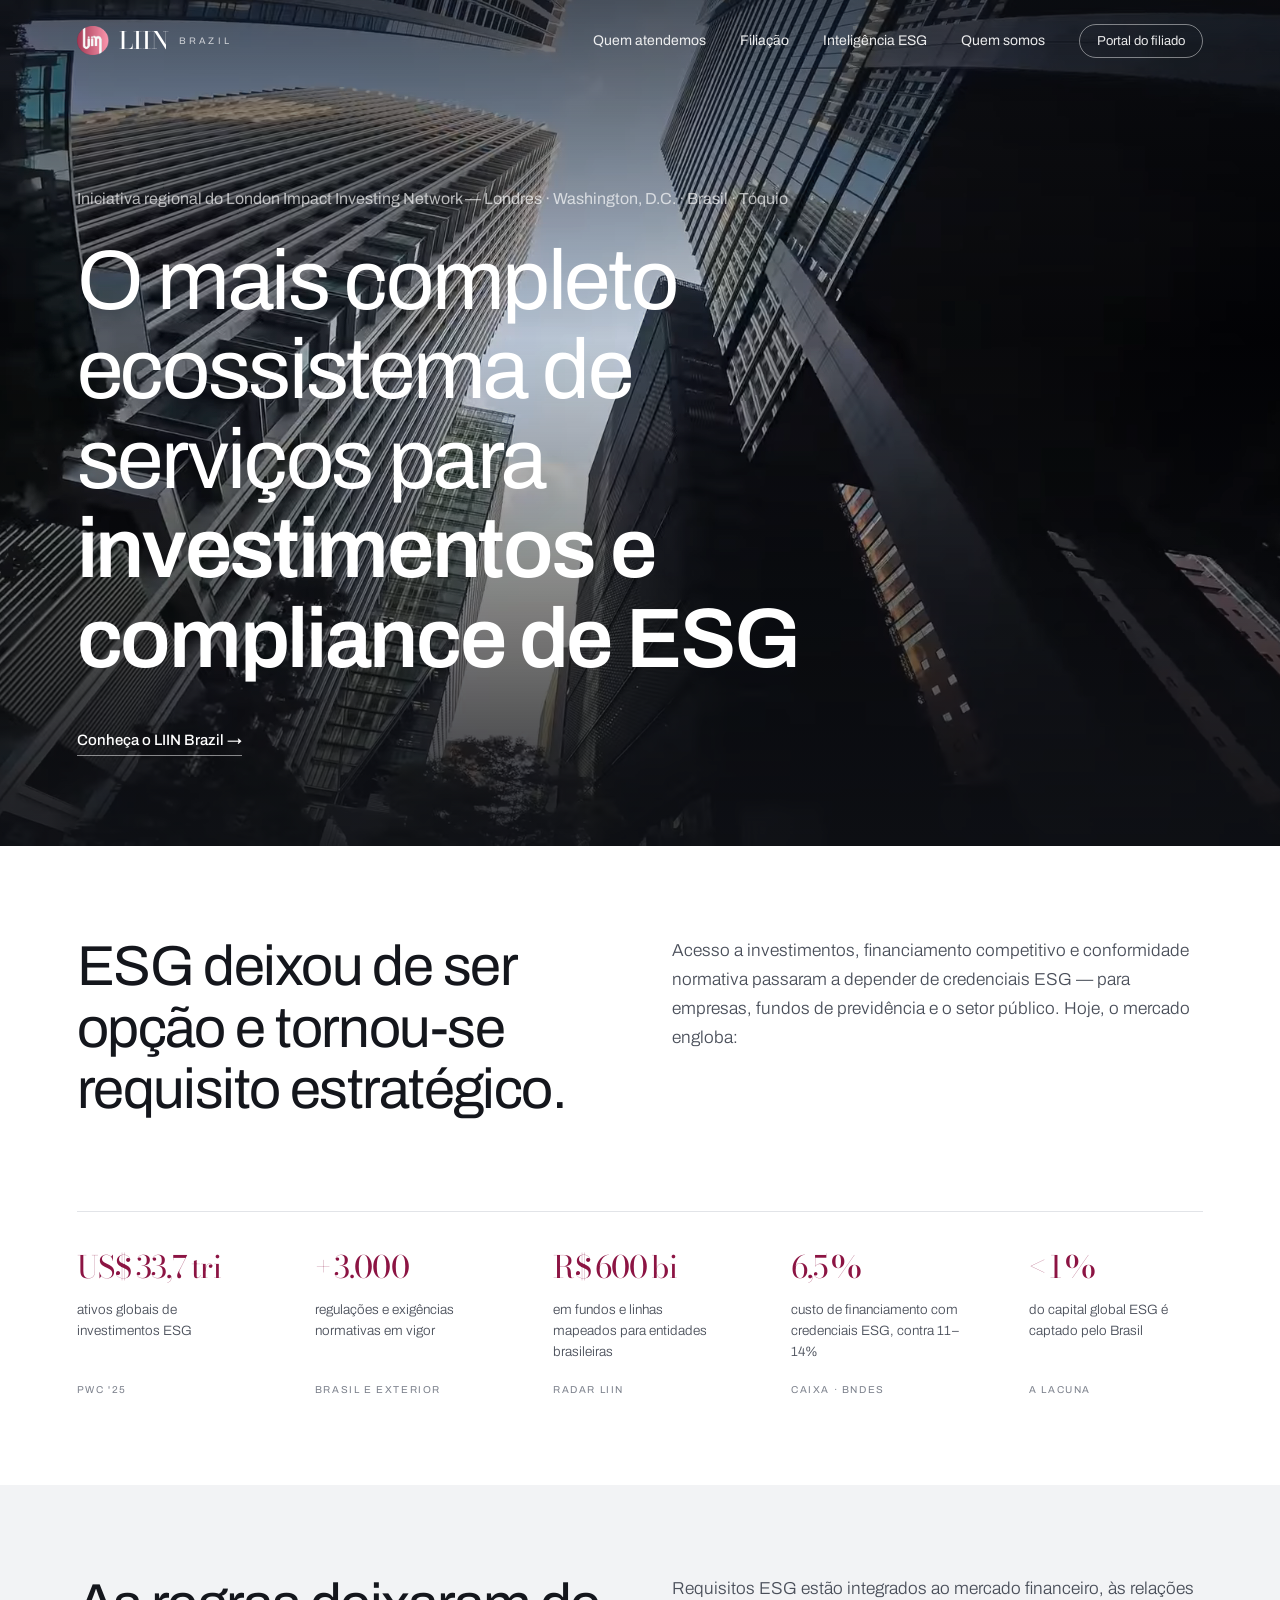
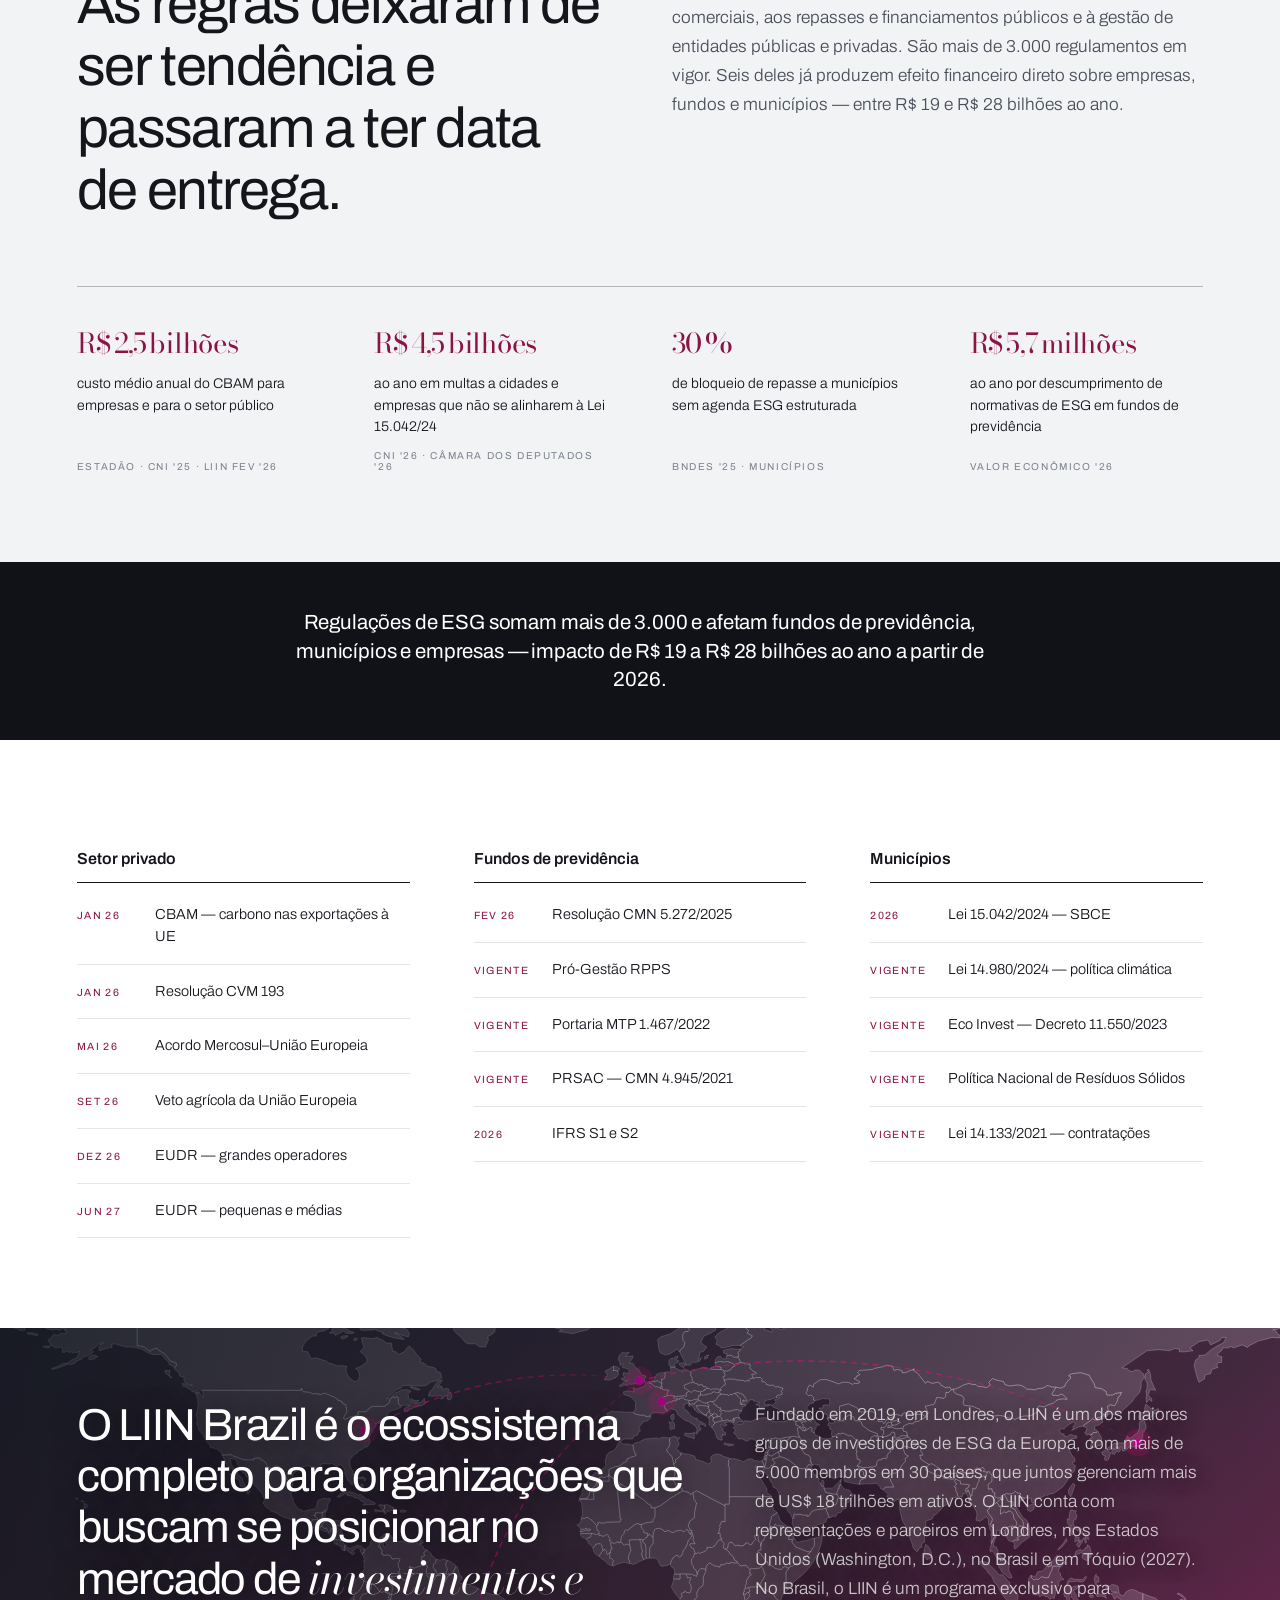
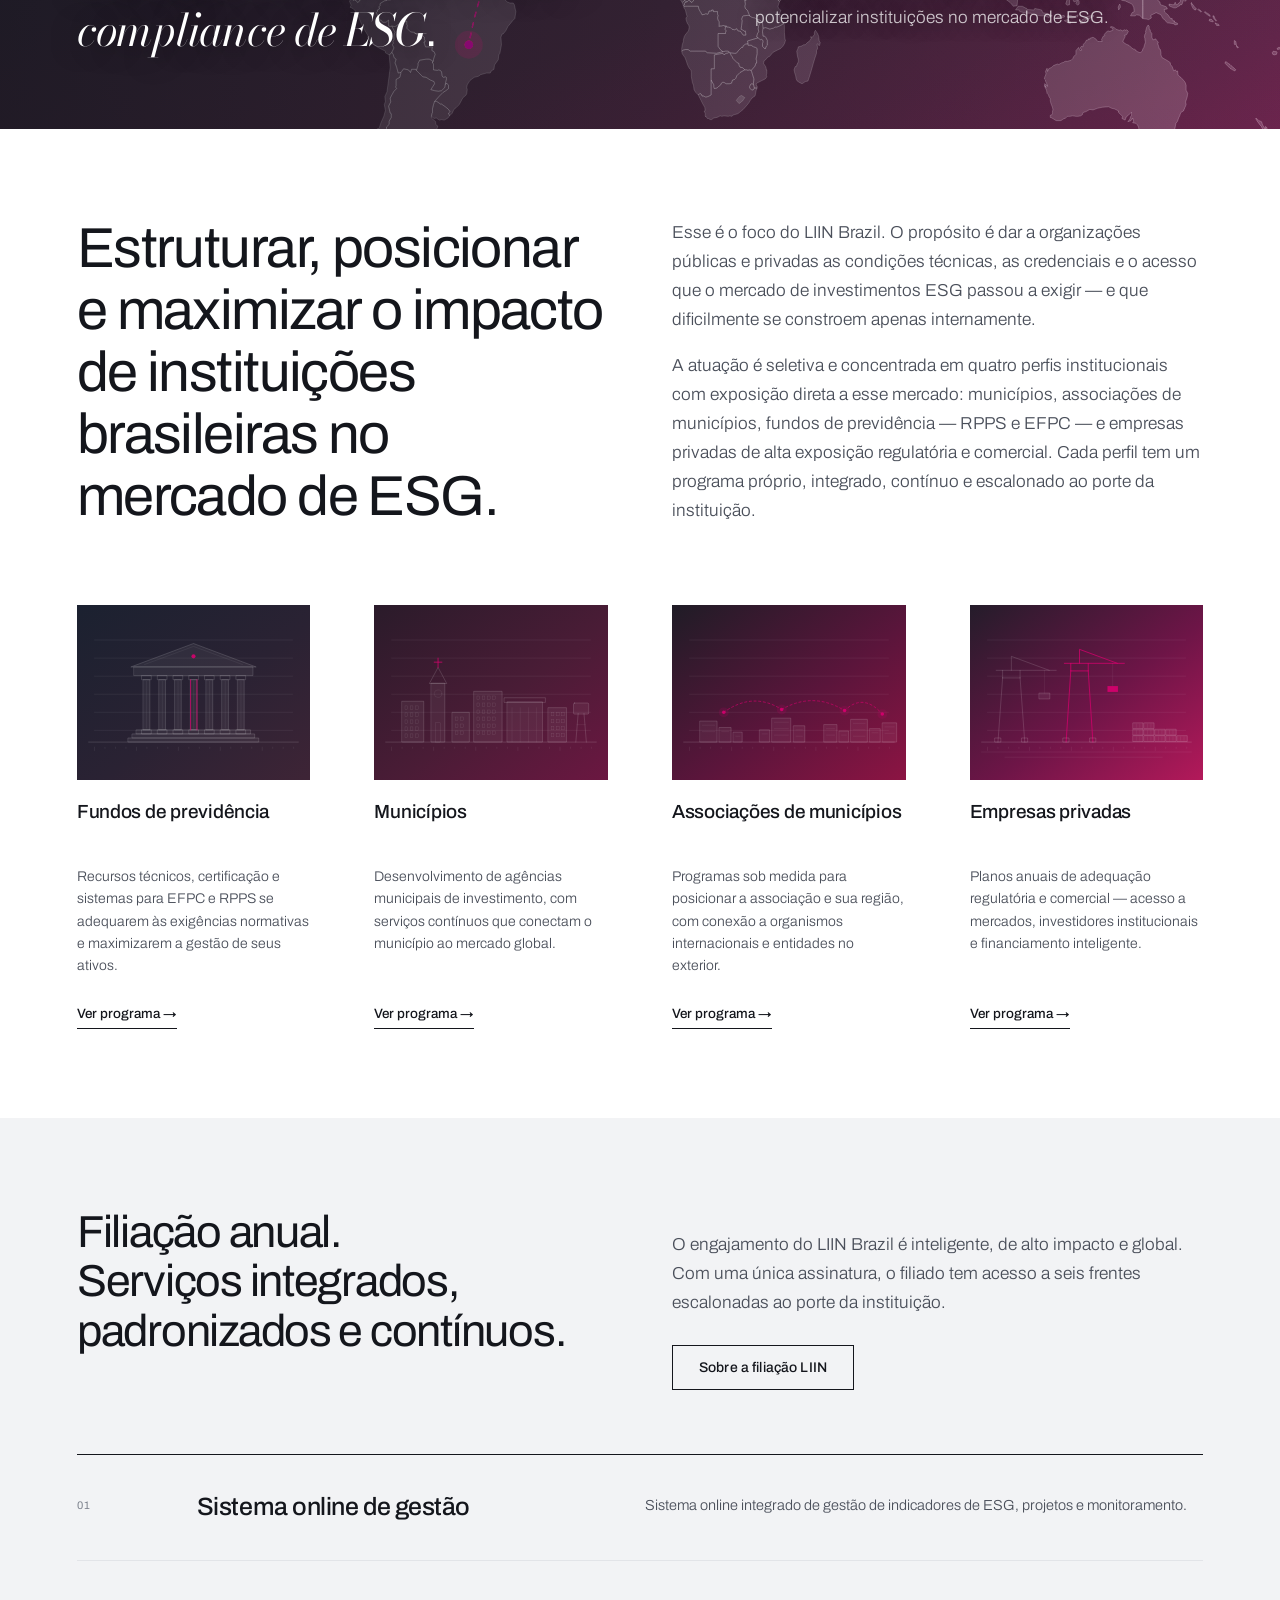
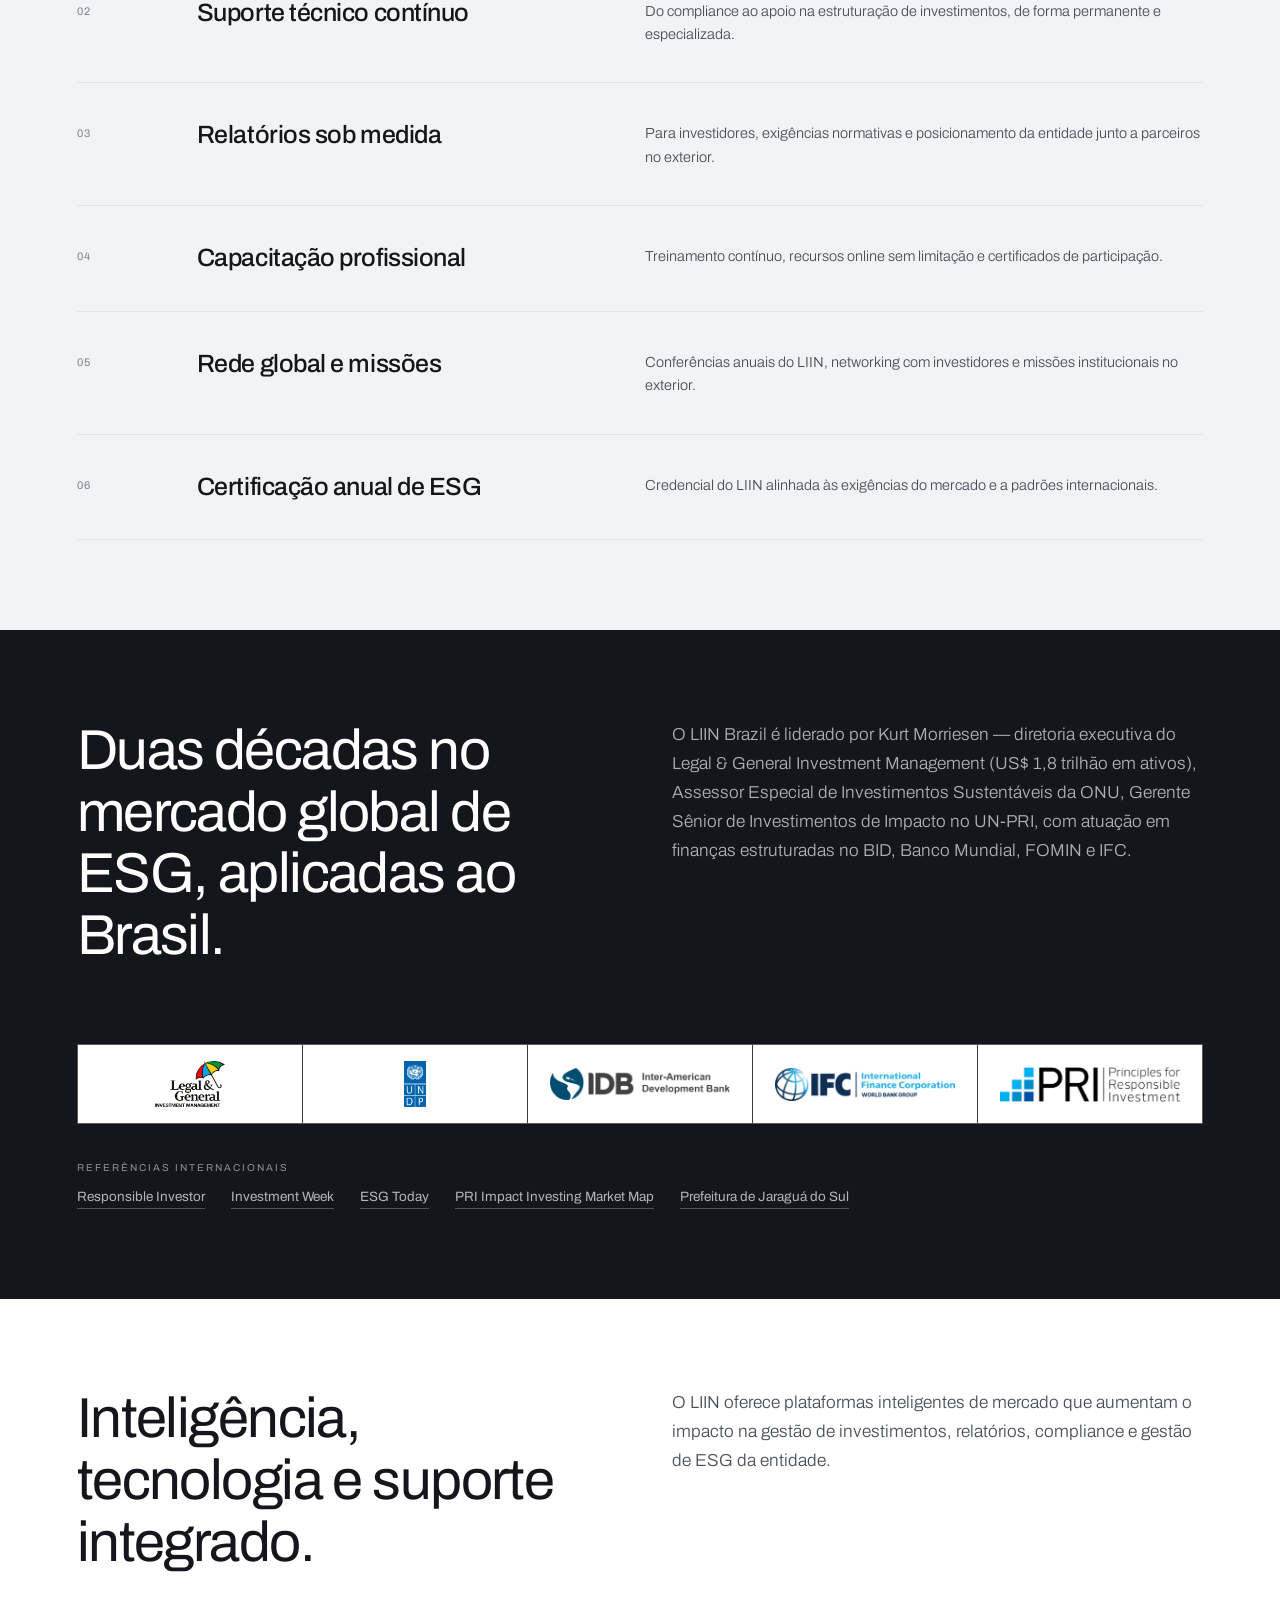
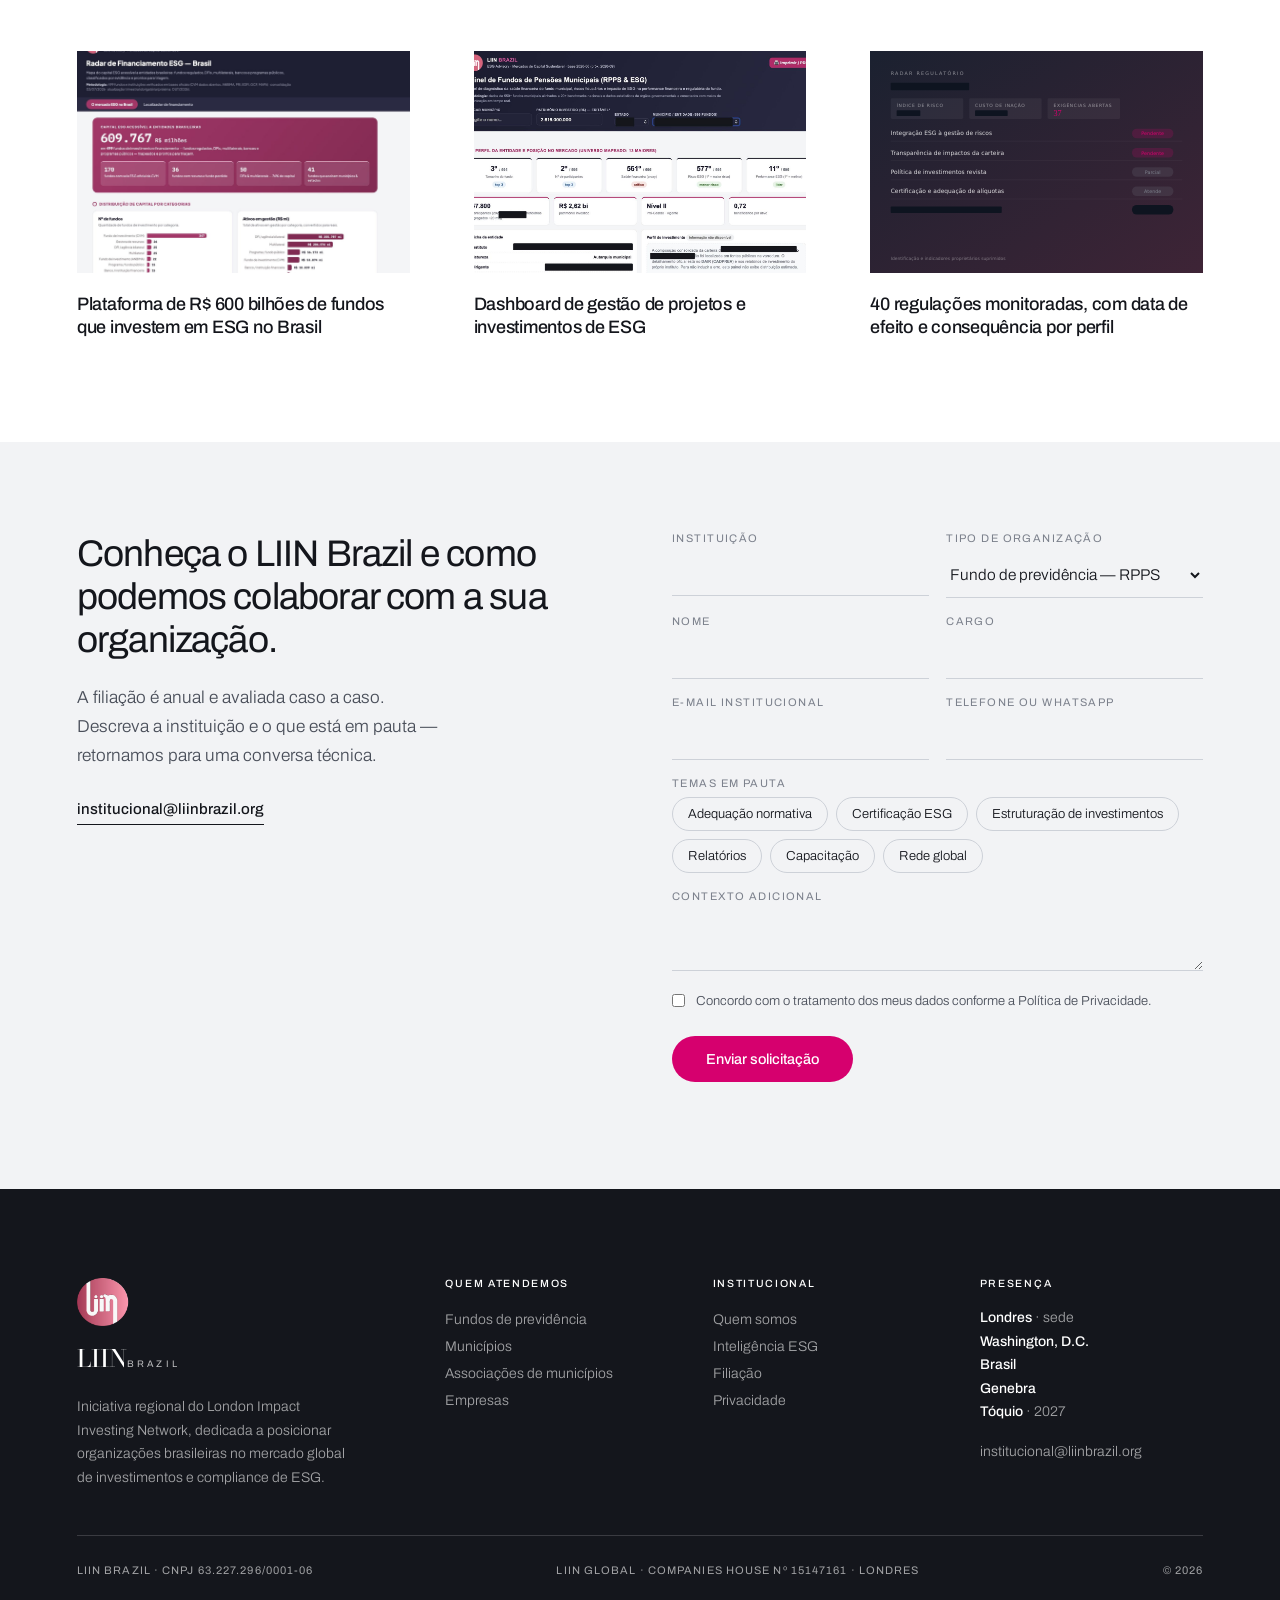
<file: index.html>
<!doctype html>
<html lang="pt-BR">
<head>
<meta charset="utf-8">
<meta name="viewport" content="width=device-width,initial-scale=1">
<title>LIIN Brazil — Ecossistema de investimentos e compliance de ESG</title>
<meta name="description" content="O LIIN Brazil posiciona municípios, associações, fundos de previdência e empresas no mercado global de investimentos e compliance de ESG.">
<link rel="canonical" href="https://liinbrazil.org/">
<meta property="og:type" content="website">
<meta property="og:site_name" content="LIIN Brazil">
<meta property="og:locale" content="pt_BR">
<meta property="og:title" content="LIIN Brazil — Ecossistema de investimentos e compliance de ESG">
<meta property="og:description" content="O LIIN Brazil posiciona municípios, associações, fundos de previdência e empresas no mercado global de investimentos e compliance de ESG.">
<meta property="og:url" content="https://liinbrazil.org/">
<meta property="og:image" content="https://liinbrazil.org/img/og-liin.png">
<meta name="twitter:card" content="summary_large_image">
<meta name="theme-color" content="#14161C">
<link rel="icon" href="/img/icons/icon-32.png" type="image/png" sizes="32x32">
<link rel="icon" href="/img/icons/icon-192.png" type="image/png" sizes="192x192">
<link rel="apple-touch-icon" href="/img/icons/icon-180.png">
<link rel="preconnect" href="https://fonts.googleapis.com">
<link rel="preconnect" href="https://fonts.gstatic.com" crossorigin>
<link href="https://fonts.googleapis.com/css2?family=Archivo:wght@300;400;500;600&family=Bodoni+Moda:opsz,wght@6..96,400;6..96,500&display=swap" rel="stylesheet">
<link rel="stylesheet" href="/css/liin.css">
<link rel="stylesheet" href="/css/liin-desktop.css" media="(min-width:1001px)">
</head>
<body>

<nav class="nav" id="nav">
  <a href="/" class="mark"><img src="/img/liin-icon.png" alt="LIIN" class="mark-ico"><b>LIIN</b><i>BRAZIL</i></a>
  <div class="menu">
    <a href="/#audiencias">Quem atendemos</a>
    <a href="/filiacao">Filiação</a>
    <a href="/inteligencia">Inteligência ESG</a>
    <a href="/quem-somos">Quem somos</a>
    <a href="/portal" class="pill">Portal do filiado</a>
  </div>
  <button class="bg" aria-label="Menu">≡</button>
</nav>

<!-- 1 -->
<header class="hero art">
  <video id="hero-video" autoplay muted loop playsinline preload="metadata"
         poster="img/hero-poster.jpg" aria-hidden="true">
    <source src="img/hero.webm" type="video/webm">
    <source src="img/hero.mp4" type="video/mp4">
  </video>
  <div class="hero-in">
    <p class="trust">Iniciativa regional do London Impact Investing Network — Londres · Washington, D.C. · Brasil · Tóquio</p>
    <h1 class="h-xl">O mais completo ecossistema de serviços para <em>investimentos e compliance de ESG</em></h1>
    <a href="#mercado" class="lnk on-dark">Conheça o LIIN Brazil →</a>
  </div>
</header>

<!-- 2 -->
<section class="s" id="mercado">
  <div class="two rv">
    <h2 class="h-l">ESG deixou de ser opção e tornou-se requisito estratégico.</h2>
    <p class="body">Acesso a investimentos, financiamento competitivo e conformidade normativa passaram a depender de credenciais ESG — para empresas, fundos de previdência e o setor público. Hoje, o mercado engloba:</p>
  </div>
  <div class="nums rv">
    <div class="num"><b><u>US$</u><span data-count="33.7" data-dec="1">33,7</span><u>tri</u></b><span>ativos globais de investimentos ESG</span><i>PwC '25</i></div>
    <div class="num"><b><u>+</u><span data-count="3000">3.000</span></b><span>regulações e exigências normativas em vigor</span><i>Brasil e exterior</i></div>
    <div class="num"><b><u>R$</u><span data-count="600">600</span><u>bi</u></b><span>em fundos e linhas mapeados para entidades brasileiras</span><i>Radar LIIN</i></div>
    <div class="num"><b><span data-count="6.5" data-dec="1">6,5</span><u>%</u></b><span>custo de financiamento com credenciais ESG, contra 11–14%</span><i>Caixa · BNDES</i></div>
    <div class="num gap"><b><u>&lt;</u>1<u>%</u></b><span>do capital global ESG é captado pelo Brasil</span><i>a lacuna</i></div>
  </div>
</section>

<!-- 3 -->
<section class="s reg" id="exigencias">
  <div class="two rv">
    <h2 class="h-l">As regras deixaram de ser tendência e passaram a ter data de entrega.</h2>
    <p class="body">Requisitos ESG estão integrados ao mercado financeiro, às relações comerciais, aos repasses e financiamentos públicos e à gestão de entidades públicas e privadas. São mais de 3.000 regulamentos em vigor. Seis deles já produzem efeito financeiro direto sobre empresas, fundos e municípios — entre R$ 19 e R$ 28 bilhões ao ano.</p>
  </div>
  <div class="impact rv">
    <div class="imp">
      <b><u>R$</u><span data-count="2.5" data-dec="1">2,5</span><u class="un-l">bilhões</u><u class="un-s">bi</u></b>
      <span>custo médio anual do CBAM para empresas e para o setor público</span>
      <i>Estadão · CNI '25 · LIIN Fev '26</i>
    </div>
    <div class="imp">
      <b><u>R$</u><span data-count="4.5" data-dec="1">4,5</span><u class="un-l">bilhões</u><u class="un-s">bi</u></b>
      <span>ao ano em multas a cidades e empresas que não se alinharem à Lei 15.042/24</span>
      <i>CNI '26 · Câmara dos Deputados '26</i>
    </div>
    <div class="imp">
      <b><span data-count="30">30</span><u>%</u></b>
      <span>de bloqueio de repasse a municípios sem agenda ESG estruturada</span>
      <i>BNDES '25 · municípios</i>
    </div>
    <div class="imp">
      <b><u>R$</u><span data-count="5.7" data-dec="1">5,7</span><u class="un-l">milhões</u><u class="un-s">mi</u></b>
      <span>ao ano por descumprimento de normativas de ESG em fundos de previdência</span>
      <i>Valor Econômico '26</i>
    </div>
  </div>
</section>

<!-- 3b · divisor -->
<section class="band">
  <h2 class="h-m rv">Regulações de ESG somam mais de 3.000 e afetam fundos de previdência, municípios e empresas — impacto de R$ 19 a R$ 28 bilhões ao ano a partir de 2026.</h2>
</section>

<section class="s reg2">
  <div class="reg-cols rv">
    <div class="reg-col">
      <h3>Setor privado</h3>
      <ul>
        <li><em>Jan 26</em><span>CBAM — carbono nas exportações à UE</span></li>
        <li><em>Jan 26</em><span>Resolução CVM 193</span></li>
        <li><em>Mai 26</em><span>Acordo Mercosul–União Europeia</span></li>
        <li><em>Set 26</em><span>Veto agrícola da União Europeia</span></li>
        <li><em>Dez 26</em><span>EUDR — grandes operadores</span></li>
        <li><em>Jun 27</em><span>EUDR — pequenas e médias</span></li>
      </ul>
    </div>
    <div class="reg-col">
      <h3>Fundos de previdência</h3>
      <ul>
        <li><em>Fev 26</em><span>Resolução CMN 5.272/2025</span></li>
        <li><em>Vigente</em><span>Pró-Gestão RPPS</span></li>
        <li><em>Vigente</em><span>Portaria MTP 1.467/2022</span></li>
        <li><em>Vigente</em><span>PRSAC — CMN 4.945/2021</span></li>
        <li><em>2026</em><span>IFRS S1 e S2</span></li>
      </ul>
    </div>
    <div class="reg-col">
      <h3>Municípios</h3>
      <ul>
        <li><em>2026</em><span>Lei 15.042/2024 — SBCE</span></li>
        <li><em>Vigente</em><span>Lei 14.980/2024 — política climática</span></li>
        <li><em>Vigente</em><span>Eco Invest — Decreto 11.550/2023</span></li>
        <li><em>Vigente</em><span>Política Nacional de Resíduos Sólidos</span></li>
        <li><em>Vigente</em><span>Lei 14.133/2021 — contratações</span></li>
      </ul>
    </div>
  </div>
</section>

<!-- 4 -->
<section class="stmt art">
  <img src="img/mapa-fundo.svg" alt="" aria-hidden="true">
  <div class="stmt-in rv">
    <h2 class="h-l">O LIIN Brazil é o ecossistema completo para organizações que buscam se posicionar no mercado de <em>investimentos e compliance de ESG</em>.</h2>
    <p class="body">Fundado em 2019, em Londres, o LIIN é um dos maiores grupos de investidores de ESG da Europa, com mais de 5.000 membros em 30 países, que juntos gerenciam mais de US$ 18 trilhões em ativos. O LIIN conta com representações e parceiros em Londres, nos Estados Unidos (Washington, D.C.), no Brasil e em Tóquio (2027). No Brasil, o LIIN é um programa exclusivo para potencializar instituições no mercado de ESG.</p>
  </div>
</section>

<!-- 5 -->
<section class="s" id="audiencias">
  <div class="two rv">
    <h2 class="h-l">Estruturar, posicionar e maximizar o impacto de instituições brasileiras no mercado de ESG.</h2>
    <div>
      <p class="body">Esse é o foco do LIIN Brazil. O propósito é dar a organizações públicas e privadas as condições técnicas, as credenciais e o acesso que o mercado de investimentos ESG passou a exigir — e que dificilmente se constroem apenas internamente.</p>
      <p class="body" style="margin-top:17px">A atuação é seletiva e concentrada em quatro perfis institucionais com exposição direta a esse mercado: municípios, associações de municípios, fundos de previdência — RPPS e EFPC — e empresas privadas de alta exposição regulatória e comercial. Cada perfil tem um programa próprio, integrado, contínuo e escalonado ao porte da instituição.</p>
    </div>
  </div>
  <div class="aud rv">
    <article>
      <div class="card-slot art"><img src="img/fundos-de-previdencia.svg" alt="Elevação de fachada institucional com colunata e frontão."></div>
      <h3>Fundos de previdência</h3>
      <p>Recursos técnicos, certificação e sistemas para EFPC e RPPS se adequarem às exigências normativas e maximizarem a gestão de seus ativos.</p>
      <a href="/fundos-de-previdencia" class="lnk">Ver programa →</a>
    </article>
    <article>
      <div class="card-slot art"><img src="img/municipios.svg" alt="Elevação de cidade com torre de igreja, prédio público e caixa d'água."></div>
      <h3>Municípios</h3>
      <p>Desenvolvimento de agências municipais de investimento, com serviços contínuos que conectam o município ao mercado global.</p>
      <a href="/municipios" class="lnk">Ver programa →</a>
    </article>
    <article>
      <div class="card-slot art"><img src="img/associacoes-de-municipios.svg" alt="Núcleos urbanos ao longo do horizonte, conectados por arcos."></div>
      <h3>Associações de municípios</h3>
      <p>Programas sob medida para posicionar a associação e sua região, com conexão a organismos internacionais e entidades no exterior.</p>
      <a href="/associacoes-de-municipios" class="lnk">Ver programa →</a>
    </article>
    <article>
      <div class="card-slot art"><img src="img/empresas.svg" alt="Terminal portuário com pórticos de contêiner e pilhas de carga."></div>
      <h3>Empresas privadas</h3>
      <p>Planos anuais de adequação regulatória e comercial — acesso a mercados, investidores institucionais e financiamento inteligente.</p>
      <a href="/empresas" class="lnk">Ver programa →</a>
    </article>
  </div>
</section>

<!-- 6 -->
<section class="s model" id="modelo">
  <div class="two rv">
    <h2 class="h-l">Filiação anual. Serviços integrados, padronizados e contínuos.</h2>
    <p class="body">O engajamento do LIIN Brazil é inteligente, de alto impacto e global. Com uma única assinatura, o filiado tem acesso a seis frentes escalonadas ao porte da instituição.</p>
    <p class="model-cta"><a href="/filiacao" class="btn-o">Sobre a filiação LIIN</a></p>
  </div>
  <div class="svc rv">
    <div class="svc-r"><em>01</em><h3>Sistema online de gestão</h3><p>Sistema online integrado de gestão de indicadores de ESG, projetos e monitoramento.</p></div>
    <div class="svc-r"><em>02</em><h3>Suporte técnico contínuo</h3><p>Do compliance ao apoio na estruturação de investimentos, de forma permanente e especializada.</p></div>
    <div class="svc-r"><em>03</em><h3>Relatórios sob medida</h3><p>Para investidores, exigências normativas e posicionamento da entidade junto a parceiros no exterior.</p></div>
    <div class="svc-r"><em>04</em><h3>Capacitação profissional</h3><p>Treinamento contínuo, recursos online sem limitação e certificados de participação.</p></div>
    <div class="svc-r"><em>05</em><h3>Rede global e missões</h3><p>Conferências anuais do LIIN, networking com investidores e missões institucionais no exterior.</p></div>
    <div class="svc-r"><em>06</em><h3>Certificação anual de ESG</h3><p>Credencial do LIIN alinhada às exigências do mercado e a padrões internacionais.</p></div>
  </div>
</section>

<!-- CREDIBILIDADE -->
<section class="s cred" id="sobre">
  <div class="two rv">
    <h2 class="h-l">Duas décadas no mercado global de ESG, aplicadas ao Brasil.</h2>
    <p class="body">O LIIN Brazil é liderado por Kurt Morriesen — diretoria executiva do Legal &amp; General Investment Management (US$ 1,8 trilhão em ativos), Assessor Especial de Investimentos Sustentáveis da ONU, Gerente Sênior de Investimentos de Impacto no UN-PRI, com atuação em finanças estruturadas no BID, Banco Mundial, FOMIN e IFC.</p>
  </div>
  <div class="orgs rv">
    <img src="img/logos/lgim.png" alt="Legal &amp; General Investment Management"><img src="img/logos/pnud.png" alt="Nações Unidas · PNUD"><img src="img/logos/bid.png" alt="Banco Interamericano de Desenvolvimento"><img src="img/logos/ifc.png" alt="IFC · Grupo Banco Mundial"><img src="img/logos/unpri.png" alt="Principles for Responsible Investment">
  </div>
  <p class="refs-tag rv">Referências internacionais</p>
  <div class="refs rv">
    <a href="https://www.responsible-investor.com/as-emerging-markets-see-record-outflows-what-does-it-mean-for-the-sdg-finance-agenda/" target="_blank" rel="noopener">Responsible Investor</a><a href="https://www.investmentweek.co.uk/news/4040914/kurt-morriesen-joins-lgim-head-investment-stewardship" target="_blank" rel="noopener">Investment Week</a><a href="https://www.esgtoday.com/lgim-hires-undps-kurt-morriesen-as-new-head-of-investment-stewardship/" target="_blank" rel="noopener">ESG Today</a>
    <a href="/reports/pri-impact-investing-market-map.pdf" target="_blank" rel="noopener">PRI Impact Investing Market Map</a><a href="https://www.jaraguadosul.sc.gov.br/noticias/jaragua-do-sul-anuncia-criacao-de-agencia-para-atracao-de-investimentos-esg" target="_blank" rel="noopener">Prefeitura de Jaraguá do Sul</a>
  </div>
</section>

<!-- INTELIGÊNCIA -->
<section class="s" id="inteligencia">
  <div class="two rv">
    <h2 class="h-l">Inteligência, tecnologia e suporte integrado.</h2>
    <p class="body">O LIIN oferece plataformas inteligentes de mercado que aumentam o impacto na gestão de investimentos, relatórios, compliance e gestão de ESG da entidade.</p>
  </div>
  <div class="ideas rv">
    <article class="idea">
      <div class="card-slot art"><img src="img/radar-financiamento.jpg" alt="Painel do Radar de Financiamento ESG do LIIN Brazil."></div>
      <h3>Plataforma de R$ 600 bilhões de fundos que investem em ESG no Brasil</h3>
    </article>
    <article class="idea">
      <div class="card-slot art"><img src="img/painel-rpps.jpg" alt="Painel de fundos de pensões municipais do LIIN Brazil, com identificação da entidade suprimida."></div>
      <h3>Dashboard de gestão de projetos e investimentos de ESG</h3>
    </article>
    <article class="idea">
      <div class="card-slot art"><img src="img/radar-panel.svg" alt="Painel do Radar regulatório do LIIN, com identificação e indicadores proprietários suprimidos."></div>
      <h3>40 regulações monitoradas, com data de efeito e consequência por perfil</h3>
    </article>
  </div>
</section>

<!-- 7 -->
<section class="s ct" id="contato">
  <div class="ct-grid">
    <div class="rv">
      <h2 class="h-m">Conheça o LIIN Brazil e como podemos colaborar com a sua organização.</h2>
      <p class="body" style="margin-top:22px;max-width:38ch">A filiação é anual e avaliada caso a caso. Descreva a instituição e o que está em pauta — retornamos para uma conversa técnica.</p>
      <p style="margin-top:30px"><a href="mailto:institucional@liinbrazil.org" class="lnk">institucional@liinbrazil.org</a></p>
    </div>
    <form class="rv" id="filiacao" novalidate>
      <div class="f2">
        <div><label for="instituicao">Instituição</label><input id="instituicao" name="instituicao" required></div>
        <div><label for="tipo">Tipo de organização</label>
          <select id="tipo" name="tipo"><option>Fundo de previdência — RPPS</option><option>Fundo de previdência — EFPC</option><option>Município</option><option>Associação de municípios</option><option>Empresa privada</option><option>Outro</option></select></div>
      </div>
      <div class="f2">
        <div><label for="nome">Nome</label><input id="nome" name="nome" required></div>
        <div><label for="cargo">Cargo</label><input id="cargo" name="cargo"></div>
      </div>
      <div class="f2">
        <div><label for="email">E-mail institucional</label><input id="email" name="email" type="email" required></div>
        <div><label for="telefone">Telefone ou WhatsApp</label><input id="telefone" name="telefone"></div>
      </div>
      <div><label>Temas em pauta</label>
        <div class="tags" id="temas"><span class="tag">Adequação normativa</span><span class="tag">Certificação ESG</span><span class="tag">Estruturação de investimentos</span><span class="tag">Relatórios</span><span class="tag">Capacitação</span><span class="tag">Rede global</span></div>
      </div>
      <div><label for="contexto">Contexto adicional</label><textarea id="contexto" name="contexto"></textarea></div>
      <div aria-hidden="true" style="position:absolute;left:-9999px"><label for="website">Não preencha</label><input id="website" name="website" tabindex="-1" autocomplete="off"></div>
      <label class="ok"><input type="checkbox" id="consentimento" required><span>Concordo com o tratamento dos meus dados conforme a <a href="/privacidade">Política de Privacidade</a>.</span></label>
      <button class="send" type="submit">Enviar solicitação</button>
      <p id="status" role="status" aria-live="polite" style="font-size:13.5px;line-height:1.55;margin-top:-4px"></p>
    </form>
  </div>
</section>

<footer>
  <div class="f-top">
    <div>
      <a href="/" class="mark mark-v"><img src="/img/liin-icon.png" alt="LIIN" class="mark-ico"><span><b>LIIN</b><i>BRAZIL</i></span></a>
      <p>Iniciativa regional do London Impact Investing Network, dedicada a posicionar organizações brasileiras no mercado global de investimentos e compliance de ESG.</p>
    </div>
    <div class="f-col"><b>Quem atendemos</b>
      <a href="/fundos-de-previdencia">Fundos de previdência</a>
      <a href="/municipios">Municípios</a>
      <a href="/associacoes-de-municipios">Associações de municípios</a>
      <a href="/empresas">Empresas</a></div>
    <div class="f-col"><b>Institucional</b>
      <a href="/quem-somos">Quem somos</a>
      <a href="/inteligencia">Inteligência ESG</a>
      <a href="/filiacao">Filiação</a>
      <a href="/privacidade">Privacidade</a></div>
    <div class="f-col"><b>Presença</b>
      <p class="pres"><b>Londres</b> · sede<br><b>Washington, D.C.</b><br><b>Brasil</b><br><b>Genebra</b><br><b>Tóquio</b> · 2027</p>
      <a href="mailto:institucional@liinbrazil.org" style="margin-top:14px">institucional@liinbrazil.org</a></div>
  </div>
  <div class="f-bot">
    <span>LIIN BRAZIL · CNPJ 63.227.296/0001-06</span>
    <span>LIIN GLOBAL · COMPANIES HOUSE Nº 15147161 · LONDRES</span>
    <span>© 2026</span>
  </div>
</footer>

<script src="/js/liin.js" defer></script>
</body>
</html>
</file>
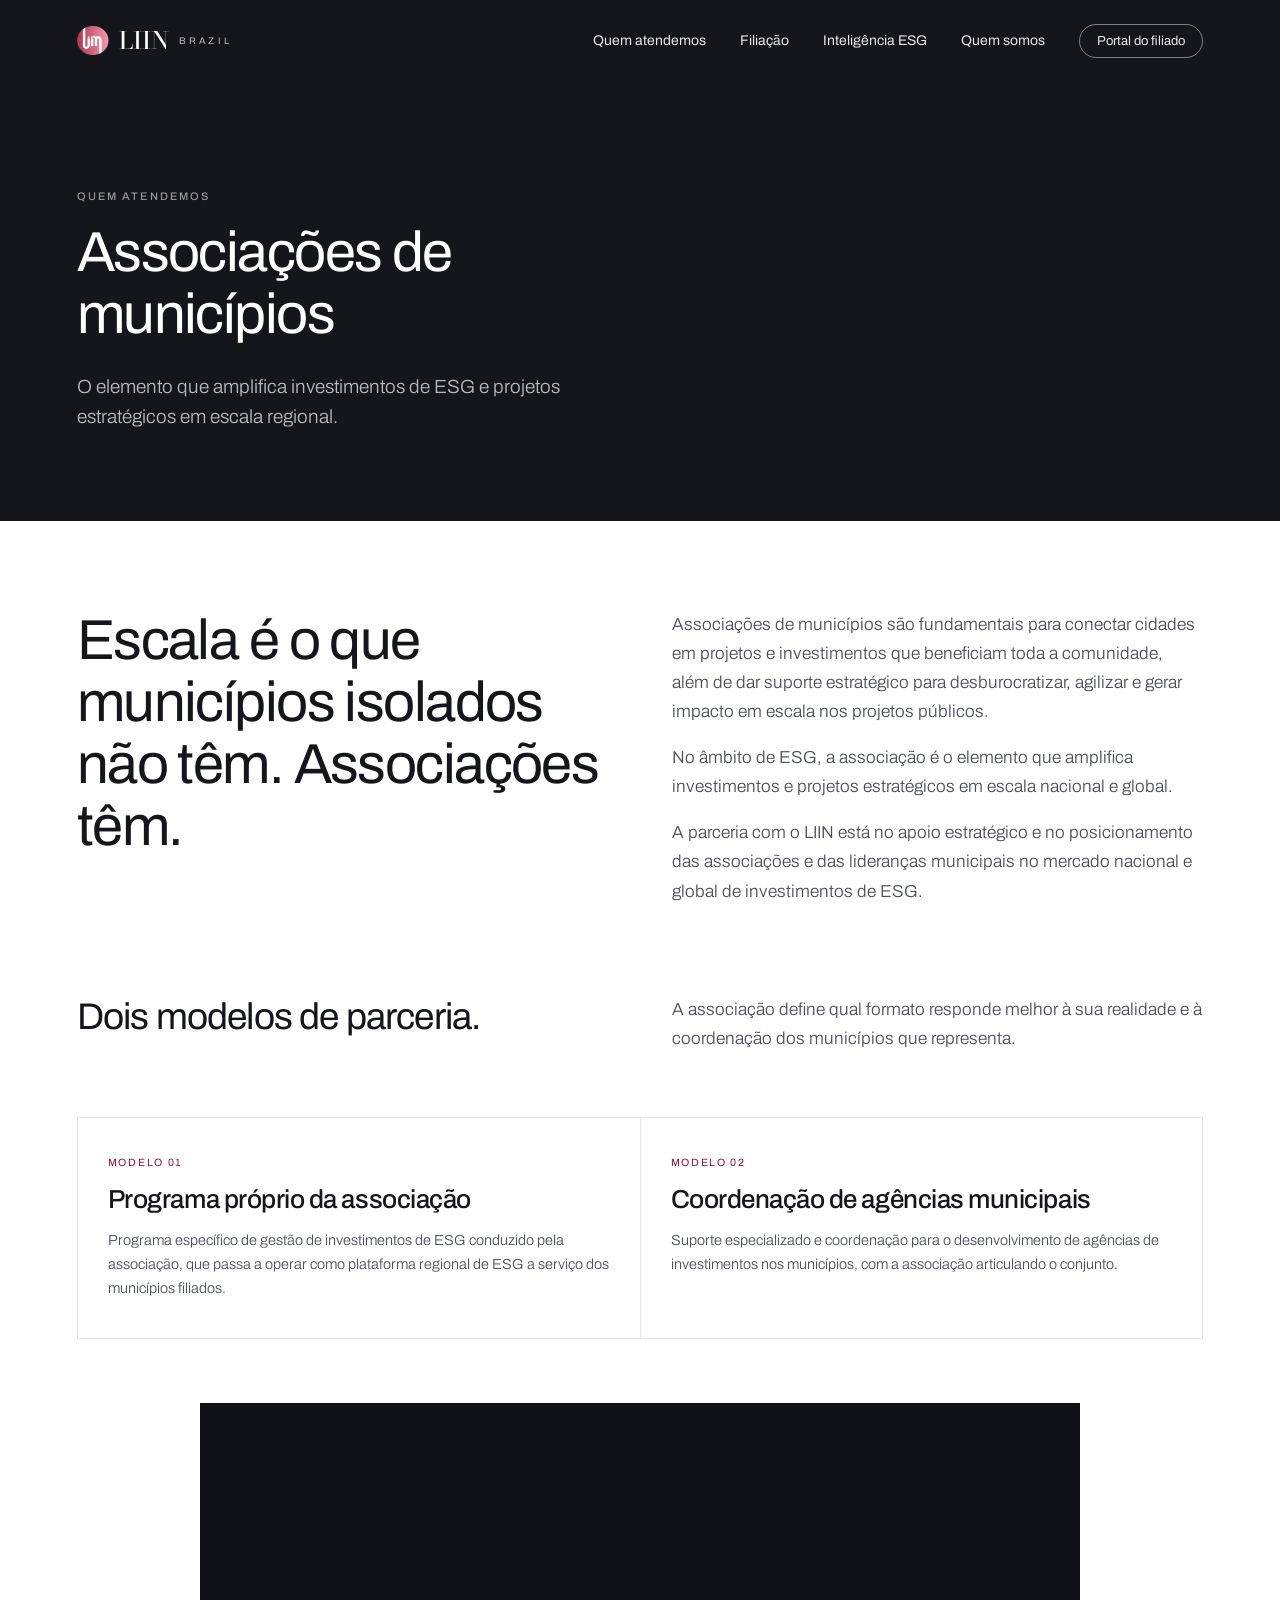
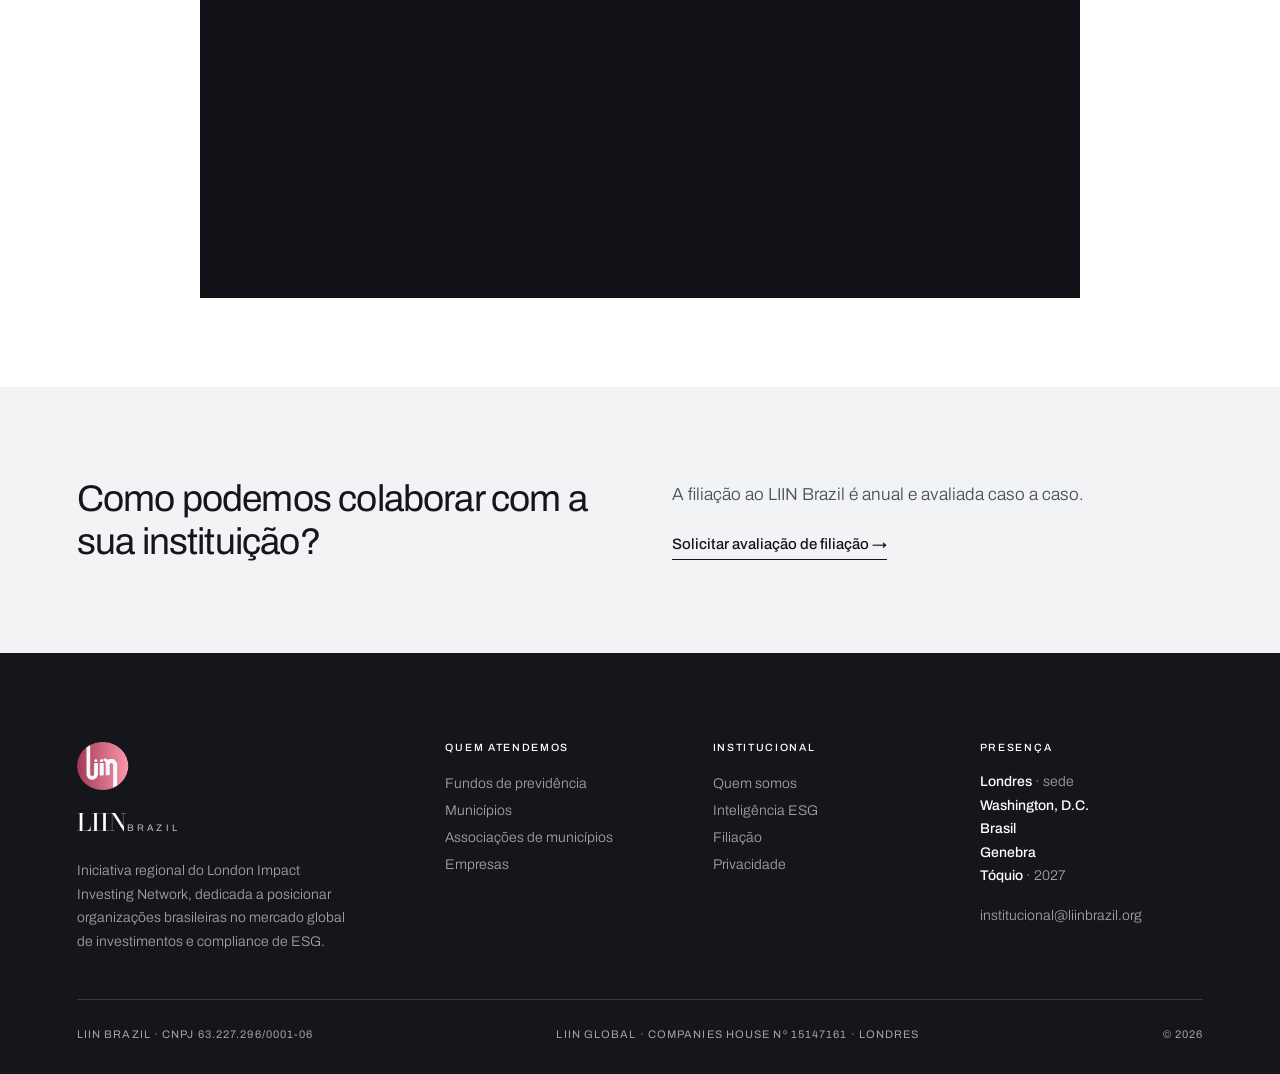
<file: associacoes-de-municipios.html>
<!doctype html>
<html lang="pt-BR">
<head>
<meta charset="utf-8">
<meta name="viewport" content="width=device-width,initial-scale=1">
<title>Associações de municípios — LIIN Brazil</title>
<meta name="description" content="Dois modelos de parceria do LIIN Brazil para associações de municípios no mercado de investimentos de ESG.">
<link rel="canonical" href="https://liinbrazil.org/associacoes-de-municipios">
<meta property="og:type" content="website"><meta property="og:site_name" content="LIIN Brazil">
<meta property="og:locale" content="pt_BR"><meta property="og:title" content="Associações de municípios — LIIN Brazil">
<meta property="og:description" content="Dois modelos de parceria do LIIN Brazil para associações de municípios no mercado de investimentos de ESG.">
<meta property="og:url" content="https://liinbrazil.org/associacoes-de-municipios">
<meta property="og:image" content="https://liinbrazil.org/img/og-liin.png">
<meta name="twitter:card" content="summary_large_image">
<meta name="theme-color" content="#14161C">
<link rel="icon" href="/img/icons/icon-32.png" type="image/png" sizes="32x32">
<link rel="icon" href="/img/icons/icon-192.png" type="image/png" sizes="192x192">
<link rel="apple-touch-icon" href="/img/icons/icon-180.png">
<link rel="preconnect" href="https://fonts.googleapis.com">
<link rel="preconnect" href="https://fonts.gstatic.com" crossorigin>
<link href="https://fonts.googleapis.com/css2?family=Archivo:wght@300;400;500;600&family=Bodoni+Moda:opsz,wght@6..96,400;6..96,500&display=swap" rel="stylesheet">
<link rel="stylesheet" href="/css/liin.css">
<link rel="stylesheet" href="/css/liin-desktop.css" media="(min-width:1001px)">
</head>
<body>
<nav class="nav" id="nav">
  <a href="/" class="mark"><img src="/img/liin-icon.png" alt="LIIN" class="mark-ico"><b>LIIN</b><i>BRAZIL</i></a>
  <div class="menu">
    <a href="/#audiencias">Quem atendemos</a>
    <a href="/filiacao">Filiação</a>
    <a href="/inteligencia">Inteligência ESG</a>
    <a href="/quem-somos">Quem somos</a>
    <a href="/portal" class="pill">Portal do filiado</a>
  </div>
  <button class="bg" aria-label="Menu">≡</button>
</nav>
<header class="top">
  <span class="eyebrow">Quem atendemos</span>
  <h1 class="h-l">Associações de municípios</h1>
  <p>O elemento que amplifica investimentos de ESG e projetos estratégicos em escala regional.</p>
</header>
<section class="s">
  <div class="two rv">
    <h2 class="h-l">Escala é o que municípios isolados não têm. Associações têm.</h2>
    <div class="stack">
      <p class="body">Associações de municípios são fundamentais para conectar cidades em projetos e investimentos que beneficiam toda a comunidade, além de dar suporte estratégico para desburocratizar, agilizar e gerar impacto em escala nos projetos públicos.</p>
      <p class="body">No âmbito de ESG, a associação é o elemento que amplifica investimentos e projetos estratégicos em escala nacional e global.</p>
      <p class="body">A parceria com o LIIN está no apoio estratégico e no posicionamento das associações e das lideranças municipais no mercado nacional e global de investimentos de ESG.</p>
    </div>
  </div>
</section>
<section class="s">
  <div class="two rv">
    <h2 class="h-m">Dois modelos de parceria.</h2>
    <p class="body">A associação define qual formato responde melhor à sua realidade e à coordenação dos municípios que representa.</p>
  </div>
  <div class="mods rv">
    <div>
      <em>Modelo 01</em>
      <h3>Programa próprio da associação</h3>
      <p>Programa específico de gestão de investimentos de ESG conduzido pela associação, que passa a operar como plataforma regional de ESG a serviço dos municípios filiados.</p>
    </div>
    <div>
      <em>Modelo 02</em>
      <h3>Coordenação de agências municipais</h3>
      <p>Suporte especializado e coordenação para o desenvolvimento de agências de investimentos nos municípios, com a associação articulando o conjunto.</p>
    </div>
  </div>
  <div class="video video-c rv">
      <iframe src="https://www.youtube-nocookie.com/embed/b8YjVeXKl7I"
              title="Vídeo do LIIN Brazil sobre agências de investimentos de ESG"
              loading="lazy" referrerpolicy="strict-origin-when-cross-origin"
              allow="accelerometer; clipboard-write; encrypted-media; gyroscope; picture-in-picture; web-share"
              allowfullscreen></iframe>
  </div>
</section>
<section class="s cta">
  <div class="two rv">
    <h2 class="h-m">Como podemos colaborar com a sua instituição?</h2>
    <div>
      <p class="body" style="margin-bottom:26px">A filiação ao LIIN Brazil é anual e avaliada caso a caso.</p>
      <a href="/filiacao" class="lnk">Solicitar avaliação de filiação →</a>
    </div>
  </div>
</section>
<footer>
  <div class="f-top">
    <div>
      <a href="/" class="mark mark-v"><img src="/img/liin-icon.png" alt="LIIN" class="mark-ico"><span><b>LIIN</b><i>BRAZIL</i></span></a>
      <p>Iniciativa regional do London Impact Investing Network, dedicada a posicionar organizações brasileiras no mercado global de investimentos e compliance de ESG.</p>
    </div>
    <div class="f-col"><b>Quem atendemos</b>
      <a href="/fundos-de-previdencia">Fundos de previdência</a>
      <a href="/municipios">Municípios</a>
      <a href="/associacoes-de-municipios">Associações de municípios</a>
      <a href="/empresas">Empresas</a></div>
    <div class="f-col"><b>Institucional</b>
      <a href="/quem-somos">Quem somos</a>
      <a href="/inteligencia">Inteligência ESG</a>
      <a href="/filiacao">Filiação</a>
      <a href="/privacidade">Privacidade</a></div>
    <div class="f-col"><b>Presença</b>
      <p class="pres"><b>Londres</b> · sede<br><b>Washington, D.C.</b><br><b>Brasil</b><br><b>Genebra</b><br><b>Tóquio</b> · 2027</p>
      <a href="mailto:institucional@liinbrazil.org" style="margin-top:14px">institucional@liinbrazil.org</a></div>
  </div>
  <div class="f-bot">
    <span>LIIN BRAZIL · CNPJ 63.227.296/0001-06</span>
    <span>LIIN GLOBAL · COMPANIES HOUSE Nº 15147161 · LONDRES</span>
    <span>© 2026</span>
  </div>
</footer>
<script src="/js/liin.js" defer></script>
</body>
</html>
</file>
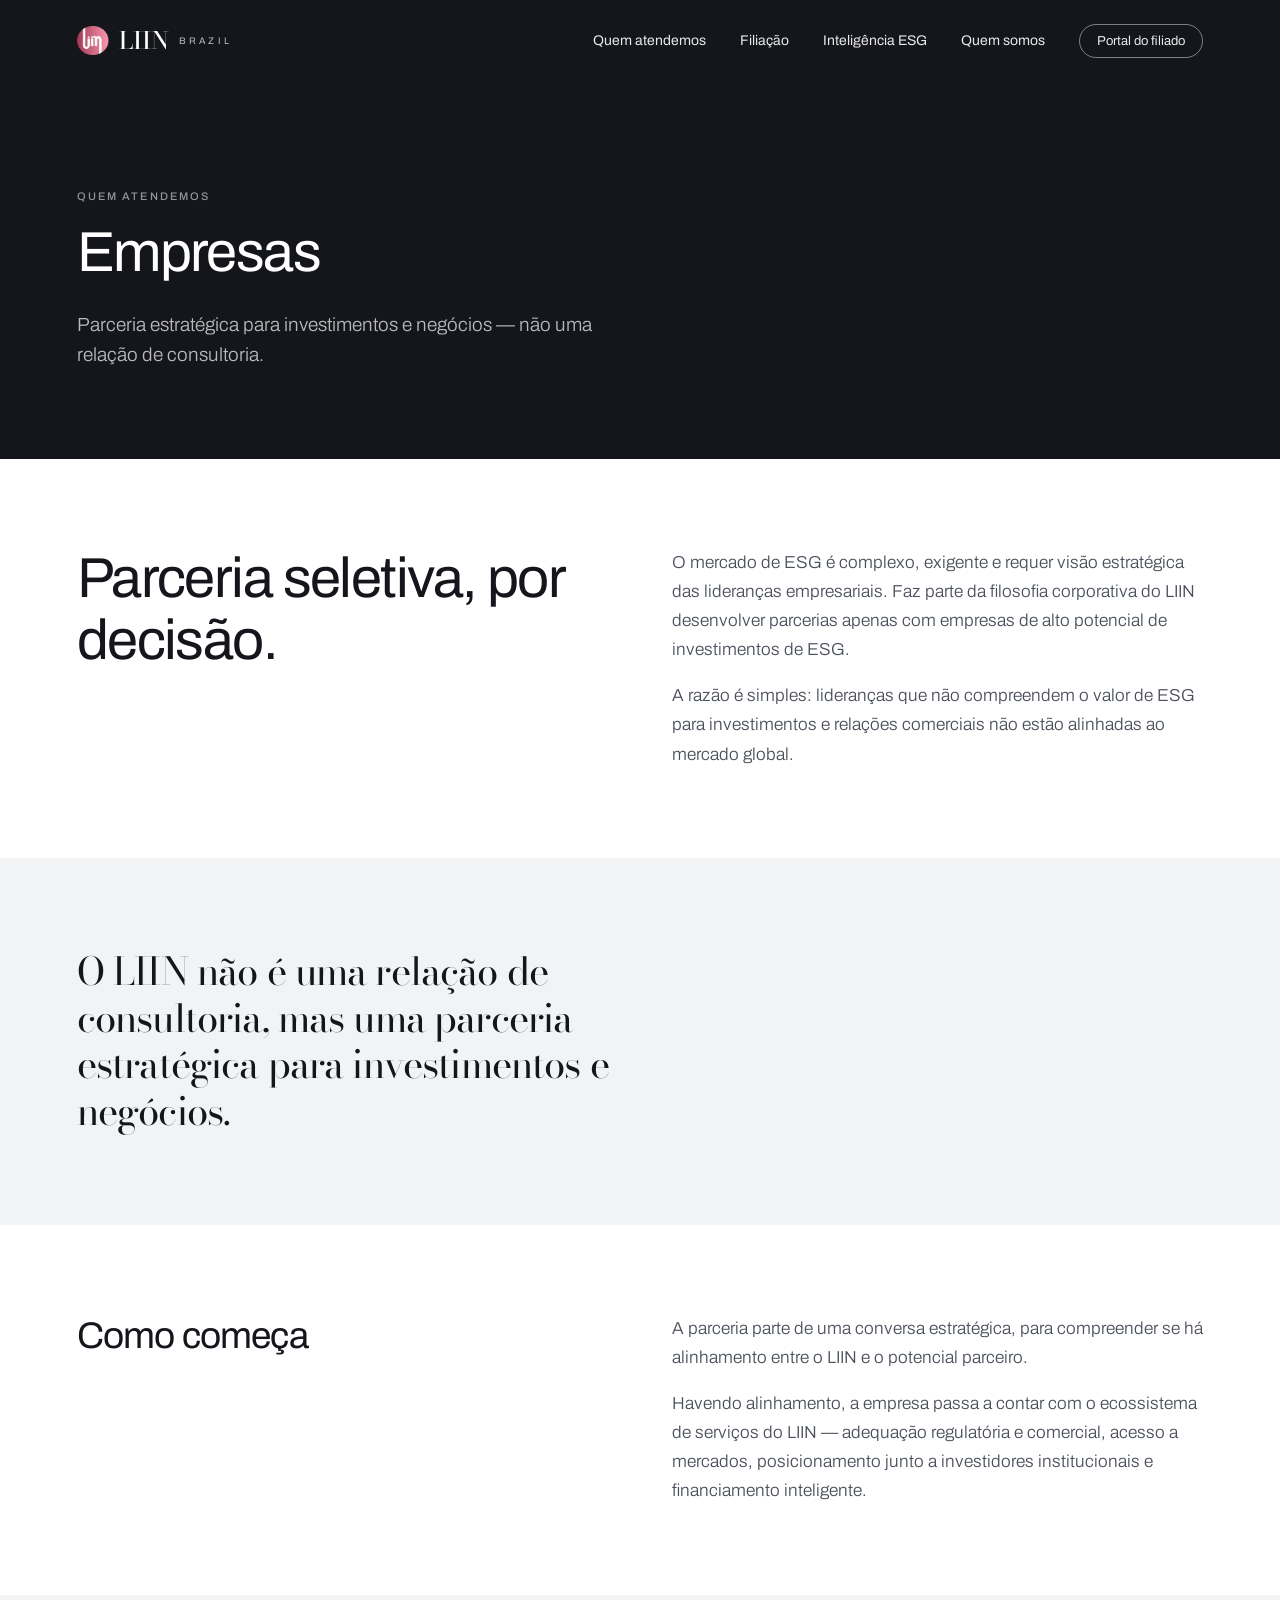
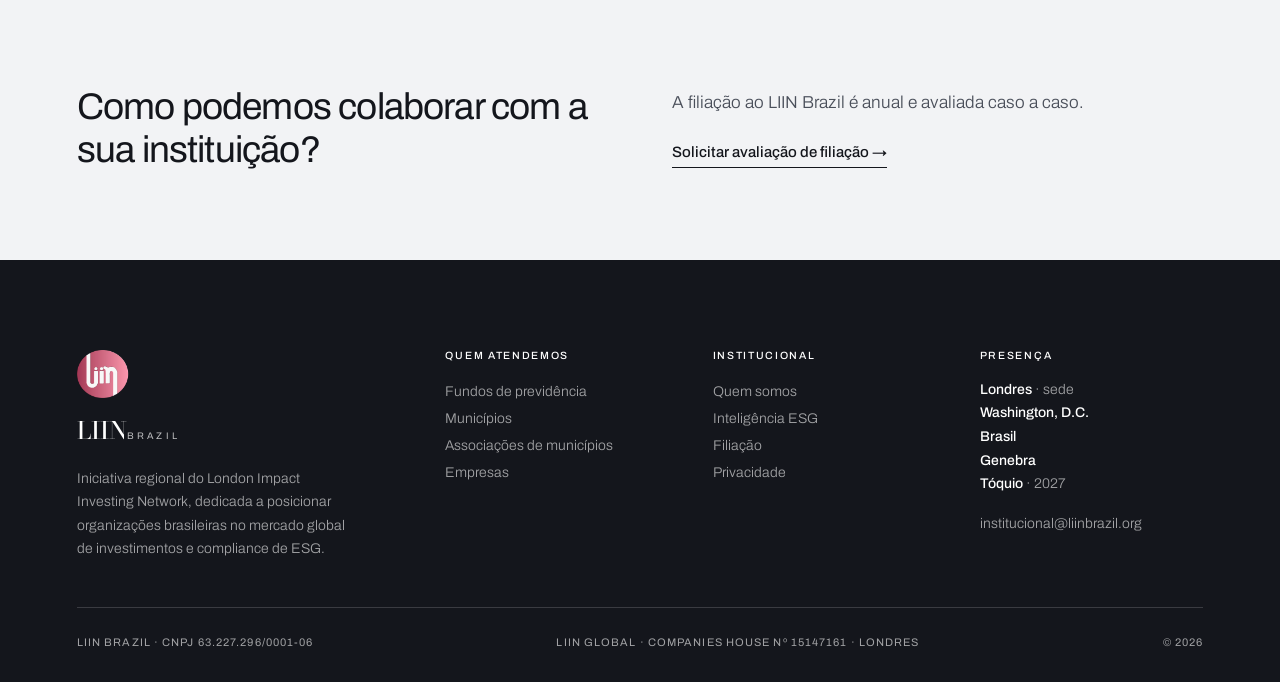
<file: empresas.html>
<!doctype html>
<html lang="pt-BR">
<head>
<meta charset="utf-8">
<meta name="viewport" content="width=device-width,initial-scale=1">
<title>Empresas — LIIN Brazil</title>
<meta name="description" content="Parceria estratégica do LIIN Brazil com empresas de alto potencial de investimentos de ESG.">
<link rel="canonical" href="https://liinbrazil.org/empresas">
<meta property="og:type" content="website"><meta property="og:site_name" content="LIIN Brazil">
<meta property="og:locale" content="pt_BR"><meta property="og:title" content="Empresas — LIIN Brazil">
<meta property="og:description" content="Parceria estratégica do LIIN Brazil com empresas de alto potencial de investimentos de ESG.">
<meta property="og:url" content="https://liinbrazil.org/empresas">
<meta property="og:image" content="https://liinbrazil.org/img/og-liin.png">
<meta name="twitter:card" content="summary_large_image">
<meta name="theme-color" content="#14161C">
<link rel="icon" href="/img/icons/icon-32.png" type="image/png" sizes="32x32">
<link rel="icon" href="/img/icons/icon-192.png" type="image/png" sizes="192x192">
<link rel="apple-touch-icon" href="/img/icons/icon-180.png">
<link rel="preconnect" href="https://fonts.googleapis.com">
<link rel="preconnect" href="https://fonts.gstatic.com" crossorigin>
<link href="https://fonts.googleapis.com/css2?family=Archivo:wght@300;400;500;600&family=Bodoni+Moda:opsz,wght@6..96,400;6..96,500&display=swap" rel="stylesheet">
<link rel="stylesheet" href="/css/liin.css">
<link rel="stylesheet" href="/css/liin-desktop.css" media="(min-width:1001px)">
</head>
<body>
<nav class="nav" id="nav">
  <a href="/" class="mark"><img src="/img/liin-icon.png" alt="LIIN" class="mark-ico"><b>LIIN</b><i>BRAZIL</i></a>
  <div class="menu">
    <a href="/#audiencias">Quem atendemos</a>
    <a href="/filiacao">Filiação</a>
    <a href="/inteligencia">Inteligência ESG</a>
    <a href="/quem-somos">Quem somos</a>
    <a href="/portal" class="pill">Portal do filiado</a>
  </div>
  <button class="bg" aria-label="Menu">≡</button>
</nav>
<header class="top">
  <span class="eyebrow">Quem atendemos</span>
  <h1 class="h-l">Empresas</h1>
  <p>Parceria estratégica para investimentos e negócios — não uma relação de consultoria.</p>
</header>
<section class="s">
  <div class="two rv">
    <h2 class="h-l">Parceria seletiva, por decisão.</h2>
    <div class="stack">
      <p class="body">O mercado de ESG é complexo, exigente e requer visão estratégica das lideranças empresariais. Faz parte da filosofia corporativa do LIIN desenvolver parcerias apenas com empresas de alto potencial de investimentos de ESG.</p>
      <p class="body">A razão é simples: lideranças que não compreendem o valor de ESG para investimentos e relações comerciais não estão alinhadas ao mercado global.</p>
    </div>
  </div>
</section>
<section class="s pull">
  <div class="rv"><blockquote>O LIIN não é uma relação de consultoria, mas uma parceria estratégica para investimentos e negócios.</blockquote></div>
</section>
<section class="s">
  <div class="two rv">
    <h2 class="h-m">Como começa</h2>
    <div class="stack">
      <p class="body">A parceria parte de uma conversa estratégica, para compreender se há alinhamento entre o LIIN e o potencial parceiro.</p>
      <p class="body">Havendo alinhamento, a empresa passa a contar com o ecossistema de serviços do LIIN — adequação regulatória e comercial, acesso a mercados, posicionamento junto a investidores institucionais e financiamento inteligente.</p>
    </div>
  </div>
</section>
<section class="s cta">
  <div class="two rv">
    <h2 class="h-m">Como podemos colaborar com a sua instituição?</h2>
    <div>
      <p class="body" style="margin-bottom:26px">A filiação ao LIIN Brazil é anual e avaliada caso a caso.</p>
      <a href="/filiacao" class="lnk">Solicitar avaliação de filiação →</a>
    </div>
  </div>
</section>
<footer>
  <div class="f-top">
    <div>
      <a href="/" class="mark mark-v"><img src="/img/liin-icon.png" alt="LIIN" class="mark-ico"><span><b>LIIN</b><i>BRAZIL</i></span></a>
      <p>Iniciativa regional do London Impact Investing Network, dedicada a posicionar organizações brasileiras no mercado global de investimentos e compliance de ESG.</p>
    </div>
    <div class="f-col"><b>Quem atendemos</b>
      <a href="/fundos-de-previdencia">Fundos de previdência</a>
      <a href="/municipios">Municípios</a>
      <a href="/associacoes-de-municipios">Associações de municípios</a>
      <a href="/empresas">Empresas</a></div>
    <div class="f-col"><b>Institucional</b>
      <a href="/quem-somos">Quem somos</a>
      <a href="/inteligencia">Inteligência ESG</a>
      <a href="/filiacao">Filiação</a>
      <a href="/privacidade">Privacidade</a></div>
    <div class="f-col"><b>Presença</b>
      <p class="pres"><b>Londres</b> · sede<br><b>Washington, D.C.</b><br><b>Brasil</b><br><b>Genebra</b><br><b>Tóquio</b> · 2027</p>
      <a href="mailto:institucional@liinbrazil.org" style="margin-top:14px">institucional@liinbrazil.org</a></div>
  </div>
  <div class="f-bot">
    <span>LIIN BRAZIL · CNPJ 63.227.296/0001-06</span>
    <span>LIIN GLOBAL · COMPANIES HOUSE Nº 15147161 · LONDRES</span>
    <span>© 2026</span>
  </div>
</footer>
<script src="/js/liin.js" defer></script>
</body>
</html>
</file>
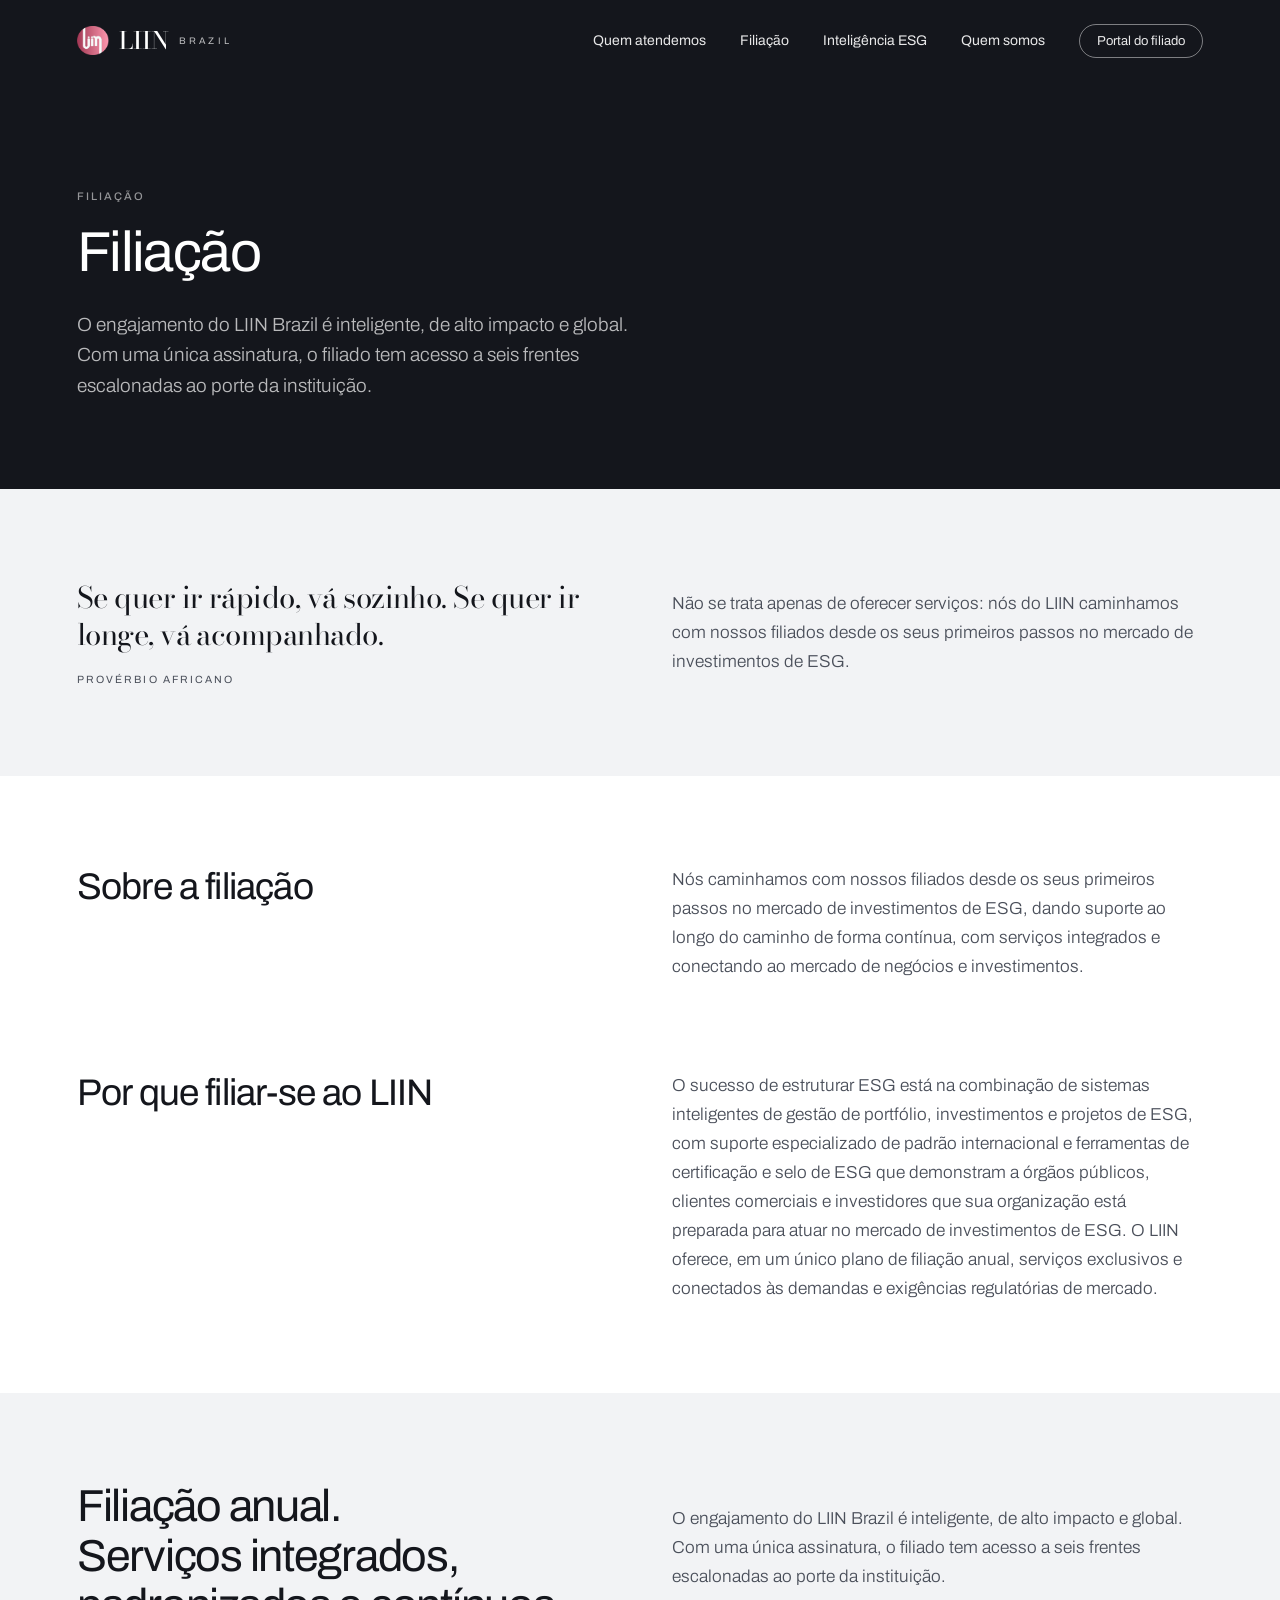
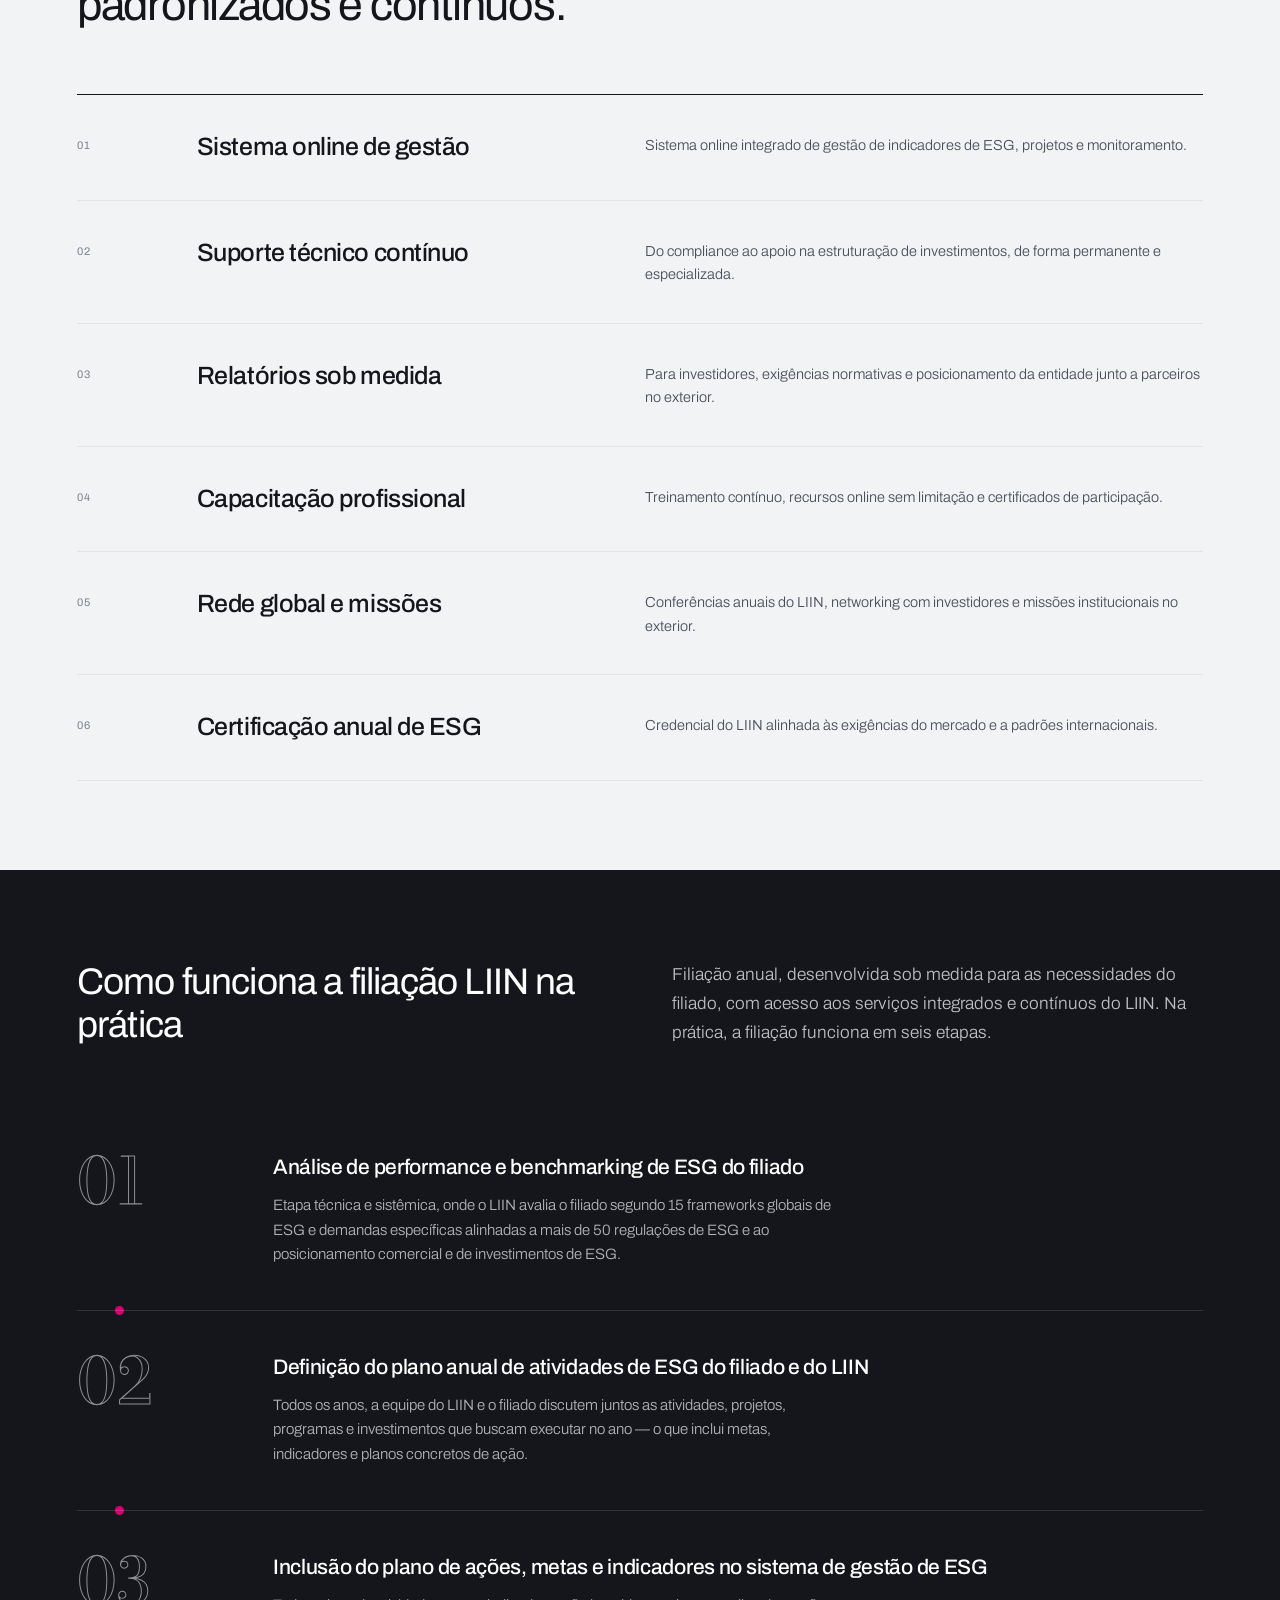
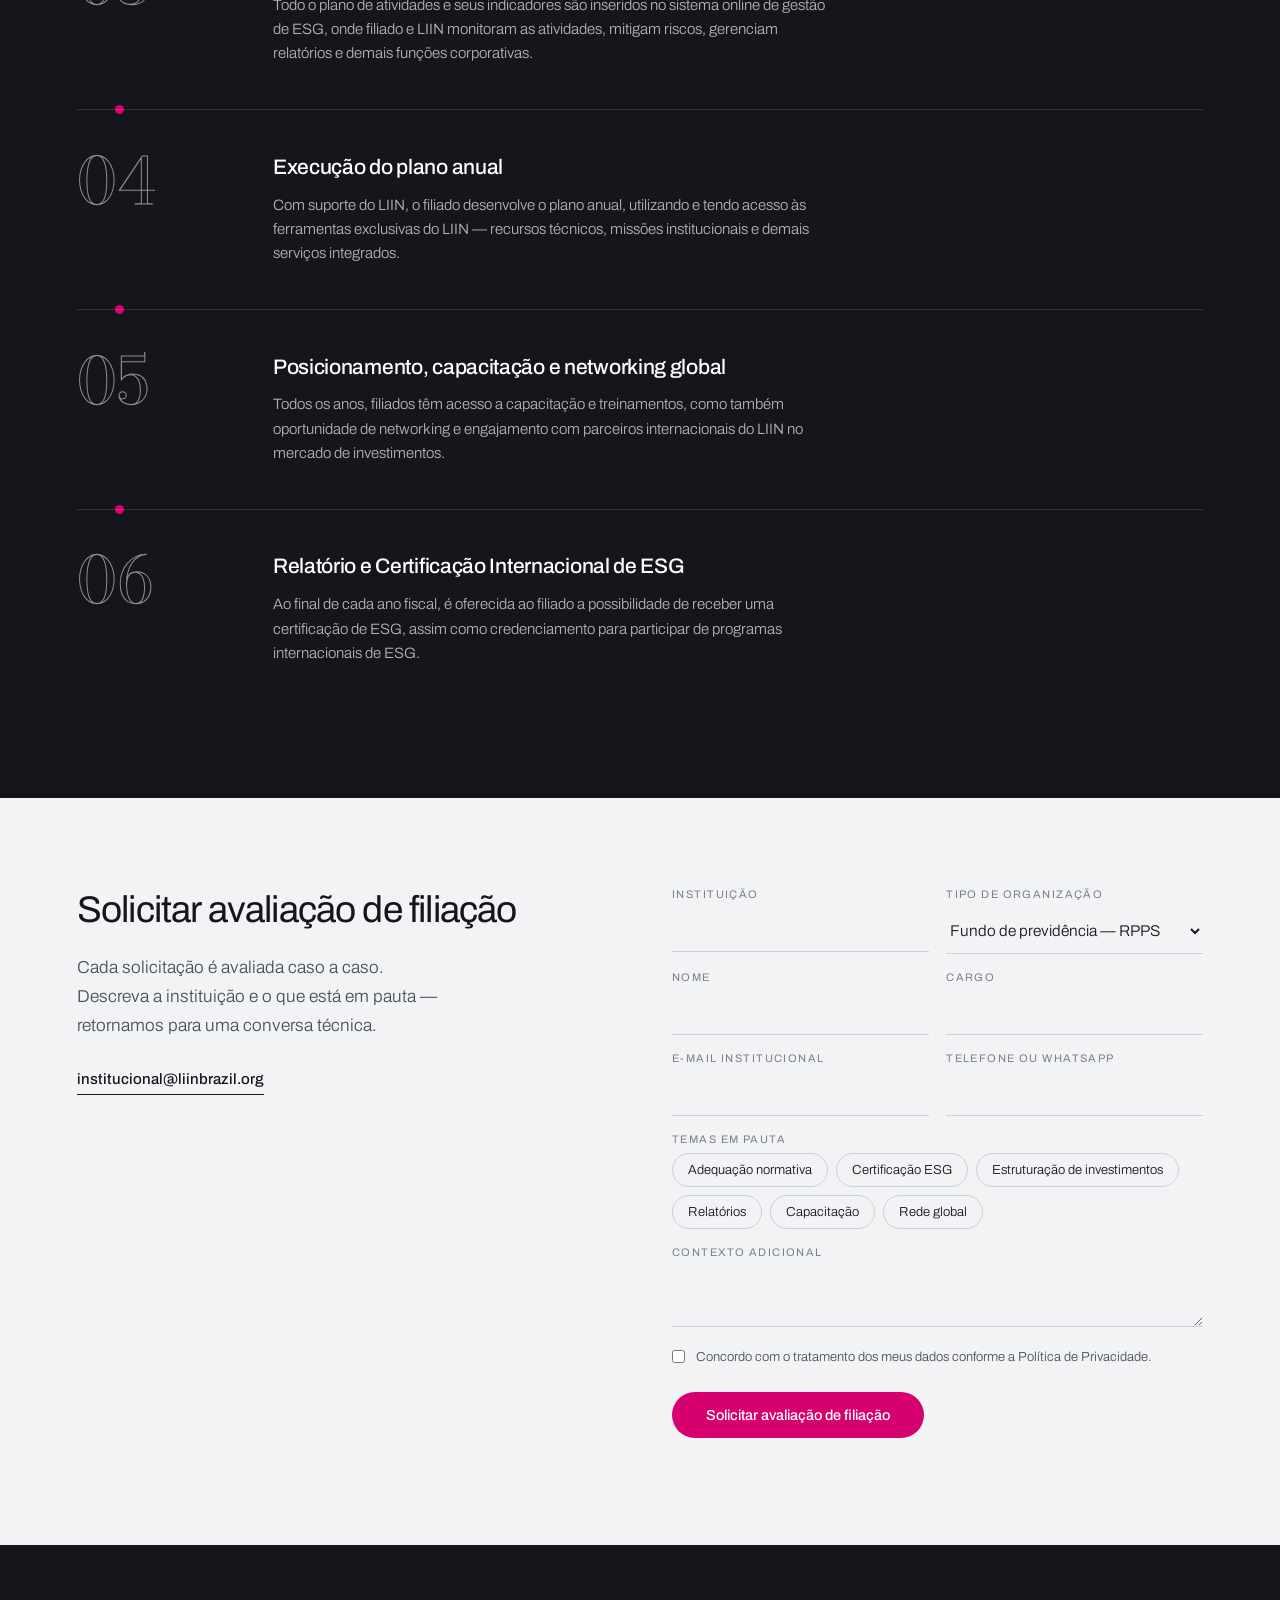
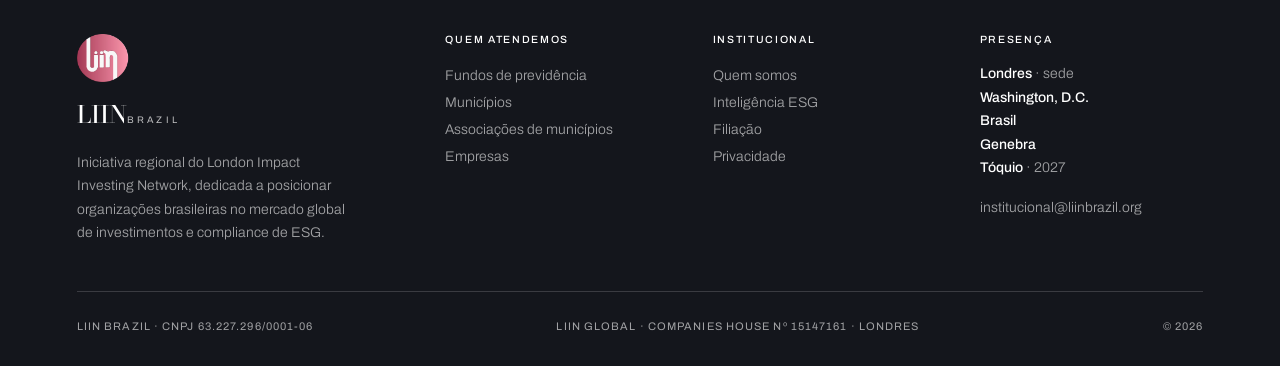
<file: filiacao.html>
<!doctype html>
<html lang="pt-BR">
<head>
<meta charset="utf-8"><meta name="viewport" content="width=device-width,initial-scale=1">
<title>Filiação — LIIN Brazil</title>
<meta name="description" content="Filiação anual ao LIIN Brazil: seis frentes integradas, escalonadas ao porte da instituição. Avaliação caso a caso.">
<link rel="canonical" href="https://liinbrazil.org/filiacao">
<meta property="og:type" content="website"><meta property="og:site_name" content="LIIN Brazil">
<meta property="og:locale" content="pt_BR"><meta property="og:title" content="Filiação — LIIN Brazil">
<meta property="og:description" content="Filiação anual ao LIIN Brazil: seis frentes integradas, escalonadas ao porte da instituição. Avaliação caso a caso."><meta property="og:url" content="https://liinbrazil.org/filiacao">
<meta property="og:image" content="https://liinbrazil.org/img/og-liin.png">
<meta name="twitter:card" content="summary_large_image"><meta name="theme-color" content="#14161C">
<link rel="icon" href="/img/icons/icon-32.png" type="image/png" sizes="32x32">
<link rel="icon" href="/img/icons/icon-192.png" type="image/png" sizes="192x192">
<link rel="apple-touch-icon" href="/img/icons/icon-180.png">
<link rel="preconnect" href="https://fonts.googleapis.com">
<link rel="preconnect" href="https://fonts.gstatic.com" crossorigin>
<link href="https://fonts.googleapis.com/css2?family=Archivo:wght@300;400;500;600&family=Bodoni+Moda:opsz,wght@6..96,400;6..96,500&display=swap" rel="stylesheet">
<link rel="stylesheet" href="/css/liin.css">
<link rel="stylesheet" href="/css/liin-desktop.css" media="(min-width:1001px)">
</head>
<body>
<nav class="nav" id="nav">
  <a href="/" class="mark"><img src="/img/liin-icon.png" alt="LIIN" class="mark-ico"><b>LIIN</b><i>BRAZIL</i></a>
  <div class="menu">
    <a href="/#audiencias">Quem atendemos</a>
    <a href="/filiacao">Filiação</a>
    <a href="/inteligencia">Inteligência ESG</a>
    <a href="/quem-somos">Quem somos</a>
    <a href="/portal" class="pill">Portal do filiado</a>
  </div>
  <button class="bg" aria-label="Menu">≡</button>
</nav>
<header class="top">
  <span class="eyebrow">Filiação</span>
  <h1 class="h-l">Filiação</h1>
  <p>O engajamento do LIIN Brazil é inteligente, de alto impacto e global. Com uma única assinatura, o filiado tem acesso a seis frentes escalonadas ao porte da instituição.</p>
</header>

<section class="s prov">
  <div class="prov-g rv">
    <blockquote>Se quer ir rápido, vá sozinho. Se quer ir longe, vá acompanhado.<cite>Provérbio africano</cite></blockquote>
    <p class="body">Não se trata apenas de oferecer serviços: nós do LIIN caminhamos com nossos filiados desde os seus primeiros passos no mercado de investimentos de ESG.</p>
  </div>
</section>

<section class="s">
  <div class="two rv">
    <h2 class="h-m">Sobre a filiação</h2>
    <p class="body">Nós caminhamos com nossos filiados desde os seus primeiros passos no mercado de investimentos de ESG, dando suporte ao longo do caminho de forma contínua, com serviços integrados e conectando ao mercado de negócios e investimentos.</p>
  </div>
</section>

<section class="s porque">
  <div class="two rv">
    <h2 class="h-m">Por que filiar-se ao LIIN</h2>
    <p class="body">O sucesso de estruturar ESG está na combinação de sistemas inteligentes de gestão de portfólio, investimentos e projetos de ESG, com suporte especializado de padrão internacional e ferramentas de certificação e selo de ESG que demonstram a órgãos públicos, clientes comerciais e investidores que sua organização está preparada para atuar no mercado de investimentos de ESG. O LIIN oferece, em um único plano de filiação anual, serviços exclusivos e conectados às demandas e exigências regulatórias de mercado.</p>
  </div>
</section>

<section class="s model">
  <div class="two rv">
    <h2 class="h-l">Filiação anual. Serviços integrados, padronizados e contínuos.</h2>
    <p class="body">O engajamento do LIIN Brazil é inteligente, de alto impacto e global. Com uma única assinatura, o filiado tem acesso a seis frentes escalonadas ao porte da instituição.</p>
  </div>
  <div class="svc rv">
    <div class="svc-r"><em>01</em><h3>Sistema online de gestão</h3><p>Sistema online integrado de gestão de indicadores de ESG, projetos e monitoramento.</p></div>
    <div class="svc-r"><em>02</em><h3>Suporte técnico contínuo</h3><p>Do compliance ao apoio na estruturação de investimentos, de forma permanente e especializada.</p></div>
    <div class="svc-r"><em>03</em><h3>Relatórios sob medida</h3><p>Para investidores, exigências normativas e posicionamento da entidade junto a parceiros no exterior.</p></div>
    <div class="svc-r"><em>04</em><h3>Capacitação profissional</h3><p>Treinamento contínuo, recursos online sem limitação e certificados de participação.</p></div>
    <div class="svc-r"><em>05</em><h3>Rede global e missões</h3><p>Conferências anuais do LIIN, networking com investidores e missões institucionais no exterior.</p></div>
    <div class="svc-r"><em>06</em><h3>Certificação anual de ESG</h3><p>Credencial do LIIN alinhada às exigências do mercado e a padrões internacionais.</p></div>
  </div>
</section>

<section class="s road-s-wrap">
  <div class="two rv">
    <h2 class="h-m">Como funciona a filiação LIIN na prática</h2>
    <p class="body">Filiação anual, desenvolvida sob medida para as necessidades do filiado, com acesso aos serviços integrados e contínuos do LIIN. Na prática, a filiação funciona em seis etapas.</p>
  </div>
  <div class="road rv">
    <div class="road-s">
      <em>01</em>
      <div><h3>Análise de performance e benchmarking de ESG do filiado</h3><p>Etapa técnica e sistêmica, onde o LIIN avalia o filiado segundo 15 frameworks globais de ESG e demandas específicas alinhadas a mais de 50 regulações de ESG e ao posicionamento comercial e de investimentos de ESG.</p></div>
    </div>
    <div class="road-s">
      <em>02</em>
      <div><h3>Definição do plano anual de atividades de ESG do filiado e do LIIN</h3><p>Todos os anos, a equipe do LIIN e o filiado discutem juntos as atividades, projetos, programas e investimentos que buscam executar no ano — o que inclui metas, indicadores e planos concretos de ação.</p></div>
    </div>
    <div class="road-s">
      <em>03</em>
      <div><h3>Inclusão do plano de ações, metas e indicadores no sistema de gestão de ESG</h3><p>Todo o plano de atividades e seus indicadores são inseridos no sistema online de gestão de ESG, onde filiado e LIIN monitoram as atividades, mitigam riscos, gerenciam relatórios e demais funções corporativas.</p></div>
    </div>
    <div class="road-s">
      <em>04</em>
      <div><h3>Execução do plano anual</h3><p>Com suporte do LIIN, o filiado desenvolve o plano anual, utilizando e tendo acesso às ferramentas exclusivas do LIIN — recursos técnicos, missões institucionais e demais serviços integrados.</p></div>
    </div>
    <div class="road-s">
      <em>05</em>
      <div><h3>Posicionamento, capacitação e networking global</h3><p>Todos os anos, filiados têm acesso a capacitação e treinamentos, como também oportunidade de networking e engajamento com parceiros internacionais do LIIN no mercado de investimentos.</p></div>
    </div>
    <div class="road-s">
      <em>06</em>
      <div><h3>Relatório e Certificação Internacional de ESG</h3><p>Ao final de cada ano fiscal, é oferecida ao filiado a possibilidade de receber uma certificação de ESG, assim como credenciamento para participar de programas internacionais de ESG.</p></div>
    </div>
  </div>
</section>

<section class="s ct" id="solicitar">
  <div class="ct-grid">
    <div class="rv">
      <h2 class="h-m">Solicitar avaliação de filiação</h2>
      <p class="body" style="margin-top:22px;max-width:38ch">Cada solicitação é avaliada caso a caso. Descreva a instituição e o que está em pauta — retornamos para uma conversa técnica.</p>
      <p style="margin-top:30px"><a href="mailto:institucional@liinbrazil.org" class="lnk">institucional@liinbrazil.org</a></p>
    </div>
    <form class="rv" id="filiacao" novalidate>
      <div class="f2">
        <div><label for="instituicao">Instituição</label><input id="instituicao" name="instituicao" required></div>
        <div><label for="tipo">Tipo de organização</label>
          <select id="tipo" name="tipo"><option>Fundo de previdência — RPPS</option><option>Fundo de previdência — EFPC</option><option>Município</option><option>Associação de municípios</option><option>Empresa privada</option><option>Outro</option></select></div>
      </div>
      <div class="f2">
        <div><label for="nome">Nome</label><input id="nome" name="nome" required></div>
        <div><label for="cargo">Cargo</label><input id="cargo" name="cargo"></div>
      </div>
      <div class="f2">
        <div><label for="email">E-mail institucional</label><input id="email" name="email" type="email" required></div>
        <div><label for="telefone">Telefone ou WhatsApp</label><input id="telefone" name="telefone"></div>
      </div>
      <div><label>Temas em pauta</label>
        <div class="tags" id="temas"><span class="tag">Adequação normativa</span><span class="tag">Certificação ESG</span><span class="tag">Estruturação de investimentos</span><span class="tag">Relatórios</span><span class="tag">Capacitação</span><span class="tag">Rede global</span></div>
      </div>
      <div><label for="contexto">Contexto adicional</label><textarea id="contexto" name="contexto"></textarea></div>
      <div aria-hidden="true" style="position:absolute;left:-9999px"><label for="website">Não preencha</label><input id="website" name="website" tabindex="-1" autocomplete="off"></div>
      <label class="ok"><input type="checkbox" id="consentimento" required><span>Concordo com o tratamento dos meus dados conforme a <a href="/privacidade">Política de Privacidade</a>.</span></label>
      <button class="send" type="submit">Solicitar avaliação de filiação</button>
      <p id="status" role="status" aria-live="polite" style="font-size:13.5px;line-height:1.55;margin-top:-4px"></p>
    </form>
  </div>
</section>

<footer>
  <div class="f-top">
    <div>
      <a href="/" class="mark mark-v"><img src="/img/liin-icon.png" alt="LIIN" class="mark-ico"><span><b>LIIN</b><i>BRAZIL</i></span></a>
      <p>Iniciativa regional do London Impact Investing Network, dedicada a posicionar organizações brasileiras no mercado global de investimentos e compliance de ESG.</p>
    </div>
    <div class="f-col"><b>Quem atendemos</b>
      <a href="/fundos-de-previdencia">Fundos de previdência</a>
      <a href="/municipios">Municípios</a>
      <a href="/associacoes-de-municipios">Associações de municípios</a>
      <a href="/empresas">Empresas</a></div>
    <div class="f-col"><b>Institucional</b>
      <a href="/quem-somos">Quem somos</a>
      <a href="/inteligencia">Inteligência ESG</a>
      <a href="/filiacao">Filiação</a>
      <a href="/privacidade">Privacidade</a></div>
    <div class="f-col"><b>Presença</b>
      <p class="pres"><b>Londres</b> · sede<br><b>Washington, D.C.</b><br><b>Brasil</b><br><b>Genebra</b><br><b>Tóquio</b> · 2027</p>
      <a href="mailto:institucional@liinbrazil.org" style="margin-top:14px">institucional@liinbrazil.org</a></div>
  </div>
  <div class="f-bot">
    <span>LIIN BRAZIL · CNPJ 63.227.296/0001-06</span>
    <span>LIIN GLOBAL · COMPANIES HOUSE Nº 15147161 · LONDRES</span>
    <span>© 2026</span>
  </div>
</footer>
<script src="/js/liin.js" defer></script>
</body>
</html>
</file>
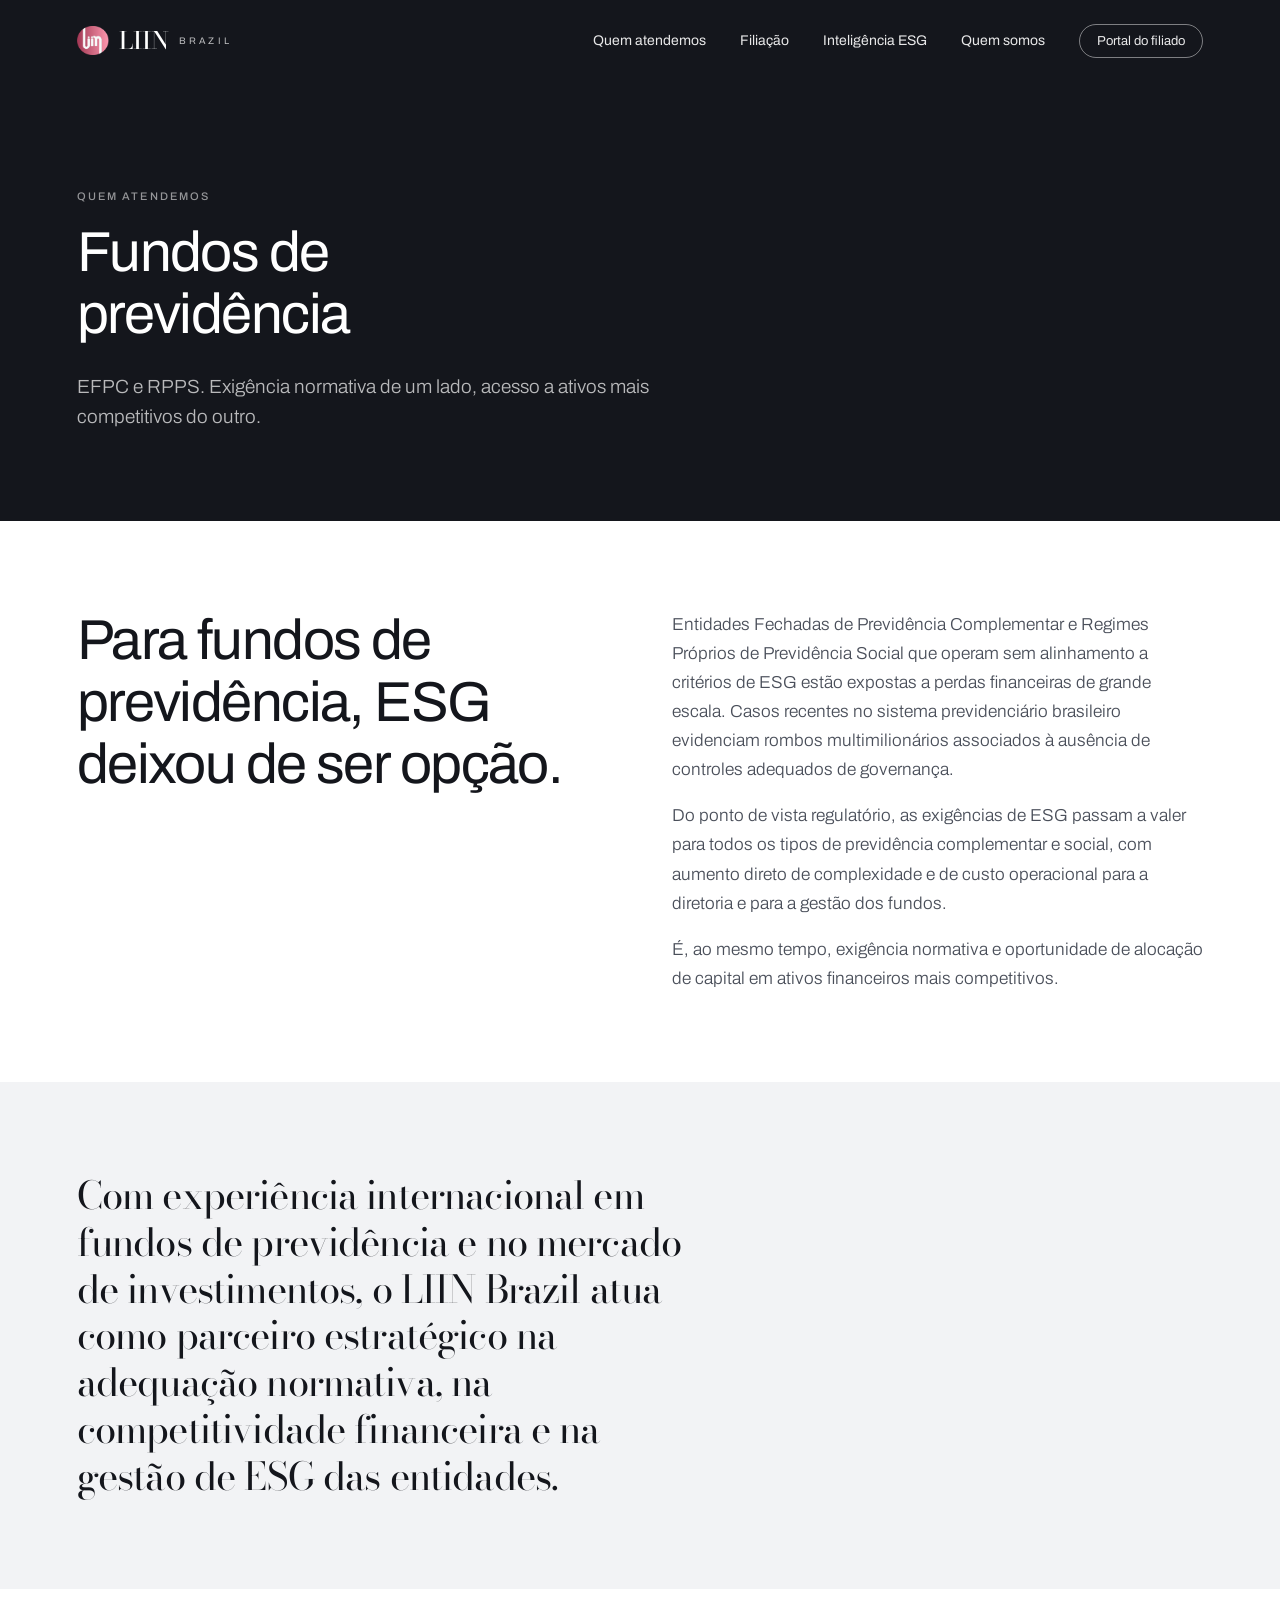
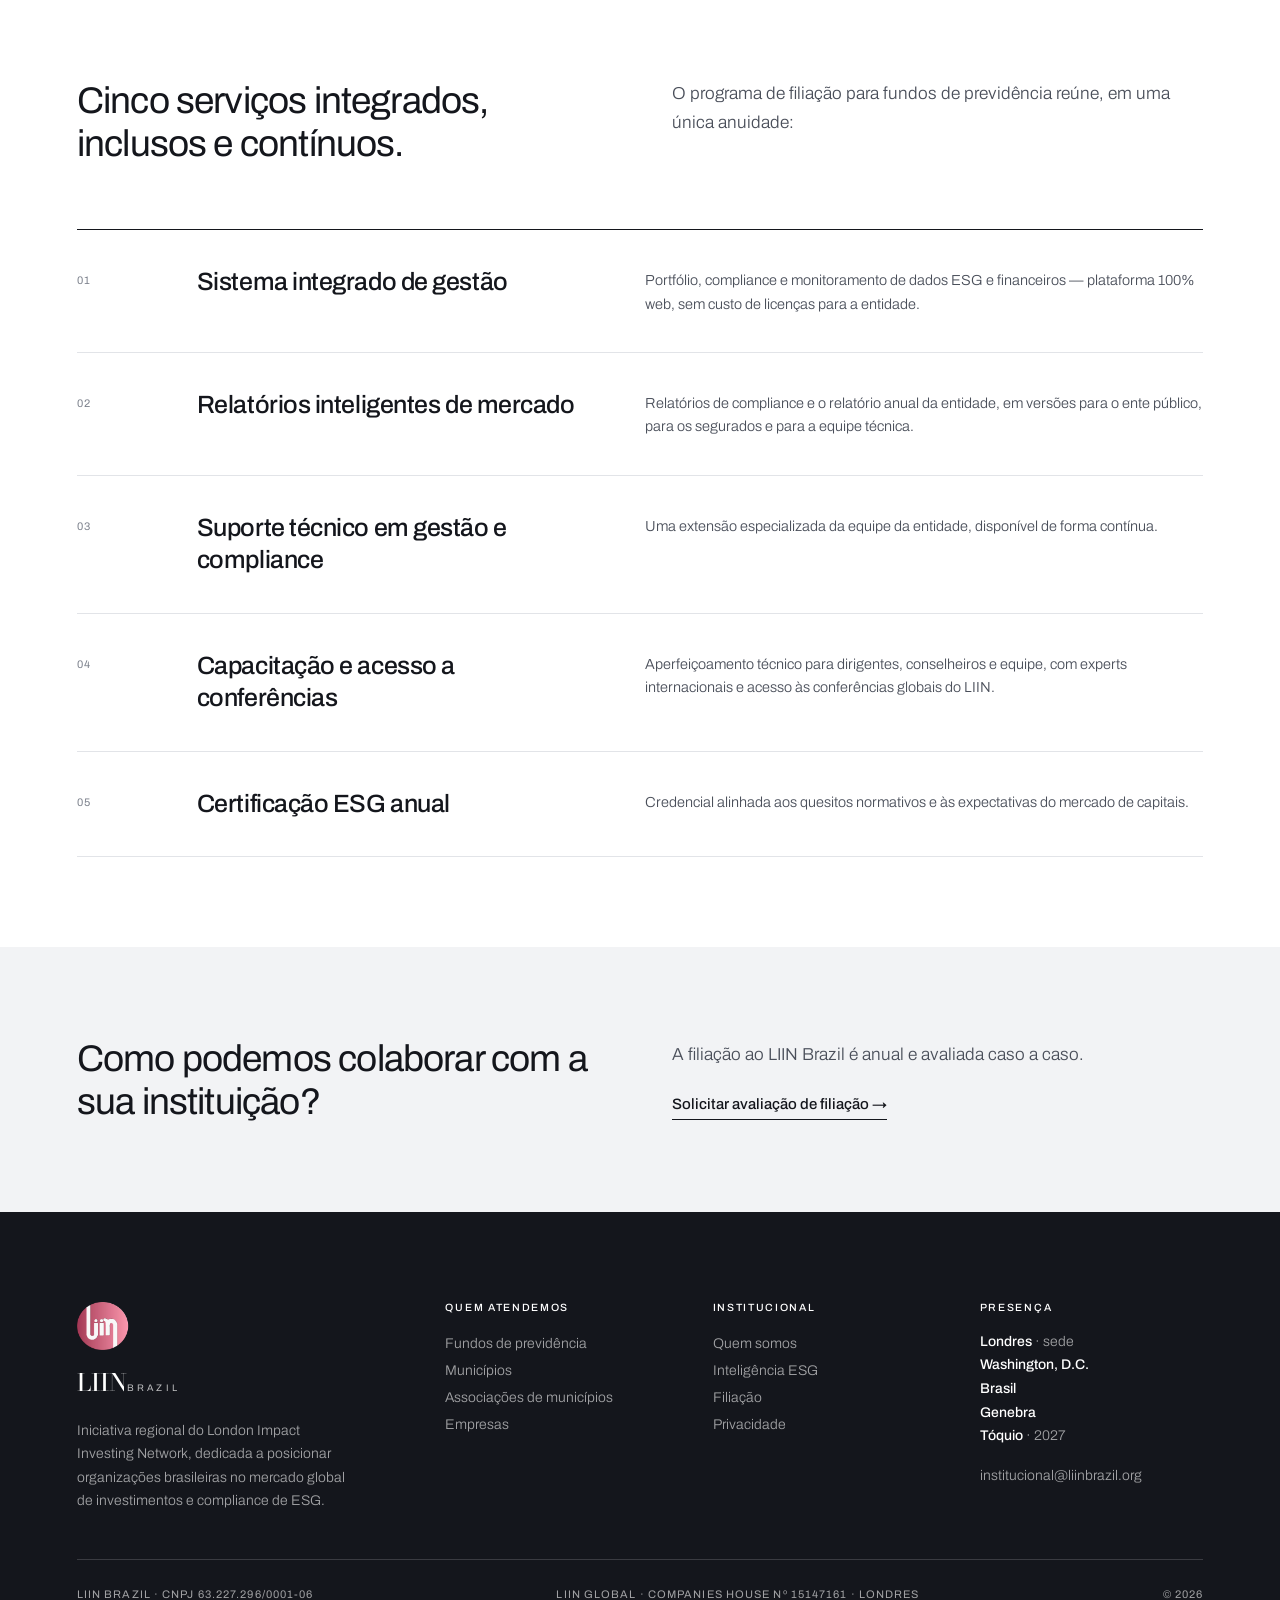
<file: fundos-de-previdencia.html>
<!doctype html>
<html lang="pt-BR">
<head>
<meta charset="utf-8">
<meta name="viewport" content="width=device-width,initial-scale=1">
<title>Fundos de previdência — LIIN Brazil</title>
<meta name="description" content="Programa do LIIN Brazil para EFPC e RPPS: adequação normativa, competitividade financeira e gestão de ESG.">
<link rel="canonical" href="https://liinbrazil.org/fundos-de-previdencia">
<meta property="og:type" content="website"><meta property="og:site_name" content="LIIN Brazil">
<meta property="og:locale" content="pt_BR"><meta property="og:title" content="Fundos de previdência — LIIN Brazil">
<meta property="og:description" content="Programa do LIIN Brazil para EFPC e RPPS: adequação normativa, competitividade financeira e gestão de ESG.">
<meta property="og:url" content="https://liinbrazil.org/fundos-de-previdencia">
<meta property="og:image" content="https://liinbrazil.org/img/og-liin.png">
<meta name="twitter:card" content="summary_large_image">
<meta name="theme-color" content="#14161C">
<link rel="icon" href="/img/icons/icon-32.png" type="image/png" sizes="32x32">
<link rel="icon" href="/img/icons/icon-192.png" type="image/png" sizes="192x192">
<link rel="apple-touch-icon" href="/img/icons/icon-180.png">
<link rel="preconnect" href="https://fonts.googleapis.com">
<link rel="preconnect" href="https://fonts.gstatic.com" crossorigin>
<link href="https://fonts.googleapis.com/css2?family=Archivo:wght@300;400;500;600&family=Bodoni+Moda:opsz,wght@6..96,400;6..96,500&display=swap" rel="stylesheet">
<link rel="stylesheet" href="/css/liin.css">
<link rel="stylesheet" href="/css/liin-desktop.css" media="(min-width:1001px)">
</head>
<body>
<nav class="nav" id="nav">
  <a href="/" class="mark"><img src="/img/liin-icon.png" alt="LIIN" class="mark-ico"><b>LIIN</b><i>BRAZIL</i></a>
  <div class="menu">
    <a href="/#audiencias">Quem atendemos</a>
    <a href="/filiacao">Filiação</a>
    <a href="/inteligencia">Inteligência ESG</a>
    <a href="/quem-somos">Quem somos</a>
    <a href="/portal" class="pill">Portal do filiado</a>
  </div>
  <button class="bg" aria-label="Menu">≡</button>
</nav>
<header class="top">
  <span class="eyebrow">Quem atendemos</span>
  <h1 class="h-l">Fundos de previdência</h1>
  <p>EFPC e RPPS. Exigência normativa de um lado, acesso a ativos mais competitivos do outro.</p>
</header>
<section class="s">
  <div class="two rv">
    <h2 class="h-l">Para fundos de previdência, ESG deixou de ser opção.</h2>
    <div class="stack">
      <p class="body">Entidades Fechadas de Previdência Complementar e Regimes Próprios de Previdência Social que operam sem alinhamento a critérios de ESG estão expostas a perdas financeiras de grande escala. Casos recentes no sistema previdenciário brasileiro evidenciam rombos multimilionários associados à ausência de controles adequados de governança.</p>
      <p class="body">Do ponto de vista regulatório, as exigências de ESG passam a valer para todos os tipos de previdência complementar e social, com aumento direto de complexidade e de custo operacional para a diretoria e para a gestão dos fundos.</p>
      <p class="body">É, ao mesmo tempo, exigência normativa e oportunidade de alocação de capital em ativos financeiros mais competitivos.</p>
    </div>
  </div>
</section>
<section class="s pull">
  <div class="rv"><blockquote>Com experiência internacional em fundos de previdência e no mercado de investimentos, o LIIN Brazil atua como parceiro estratégico na adequação normativa, na competitividade financeira e na gestão de ESG das entidades.</blockquote></div>
</section>
<section class="s">
  <div class="two rv">
    <h2 class="h-m">Cinco serviços integrados, inclusos e contínuos.</h2>
    <p class="body">O programa de filiação para fundos de previdência reúne, em uma única anuidade:</p>
  </div>
  <div class="svc rv">
    <div class="svc-r"><em>01</em><h3>Sistema integrado de gestão</h3><p>Portfólio, compliance e monitoramento de dados ESG e financeiros — plataforma 100% web, sem custo de licenças para a entidade.</p></div>
    <div class="svc-r"><em>02</em><h3>Relatórios inteligentes de mercado</h3><p>Relatórios de compliance e o relatório anual da entidade, em versões para o ente público, para os segurados e para a equipe técnica.</p></div>
    <div class="svc-r"><em>03</em><h3>Suporte técnico em gestão e compliance</h3><p>Uma extensão especializada da equipe da entidade, disponível de forma contínua.</p></div>
    <div class="svc-r"><em>04</em><h3>Capacitação e acesso a conferências</h3><p>Aperfeiçoamento técnico para dirigentes, conselheiros e equipe, com experts internacionais e acesso às conferências globais do LIIN.</p></div>
    <div class="svc-r"><em>05</em><h3>Certificação ESG anual</h3><p>Credencial alinhada aos quesitos normativos e às expectativas do mercado de capitais.</p></div>
  </div>
</section>
<section class="s cta">
  <div class="two rv">
    <h2 class="h-m">Como podemos colaborar com a sua instituição?</h2>
    <div>
      <p class="body" style="margin-bottom:26px">A filiação ao LIIN Brazil é anual e avaliada caso a caso.</p>
      <a href="/filiacao" class="lnk">Solicitar avaliação de filiação →</a>
    </div>
  </div>
</section>
<footer>
  <div class="f-top">
    <div>
      <a href="/" class="mark mark-v"><img src="/img/liin-icon.png" alt="LIIN" class="mark-ico"><span><b>LIIN</b><i>BRAZIL</i></span></a>
      <p>Iniciativa regional do London Impact Investing Network, dedicada a posicionar organizações brasileiras no mercado global de investimentos e compliance de ESG.</p>
    </div>
    <div class="f-col"><b>Quem atendemos</b>
      <a href="/fundos-de-previdencia">Fundos de previdência</a>
      <a href="/municipios">Municípios</a>
      <a href="/associacoes-de-municipios">Associações de municípios</a>
      <a href="/empresas">Empresas</a></div>
    <div class="f-col"><b>Institucional</b>
      <a href="/quem-somos">Quem somos</a>
      <a href="/inteligencia">Inteligência ESG</a>
      <a href="/filiacao">Filiação</a>
      <a href="/privacidade">Privacidade</a></div>
    <div class="f-col"><b>Presença</b>
      <p class="pres"><b>Londres</b> · sede<br><b>Washington, D.C.</b><br><b>Brasil</b><br><b>Genebra</b><br><b>Tóquio</b> · 2027</p>
      <a href="mailto:institucional@liinbrazil.org" style="margin-top:14px">institucional@liinbrazil.org</a></div>
  </div>
  <div class="f-bot">
    <span>LIIN BRAZIL · CNPJ 63.227.296/0001-06</span>
    <span>LIIN GLOBAL · COMPANIES HOUSE Nº 15147161 · LONDRES</span>
    <span>© 2026</span>
  </div>
</footer>
<script src="/js/liin.js" defer></script>
</body>
</html>
</file>
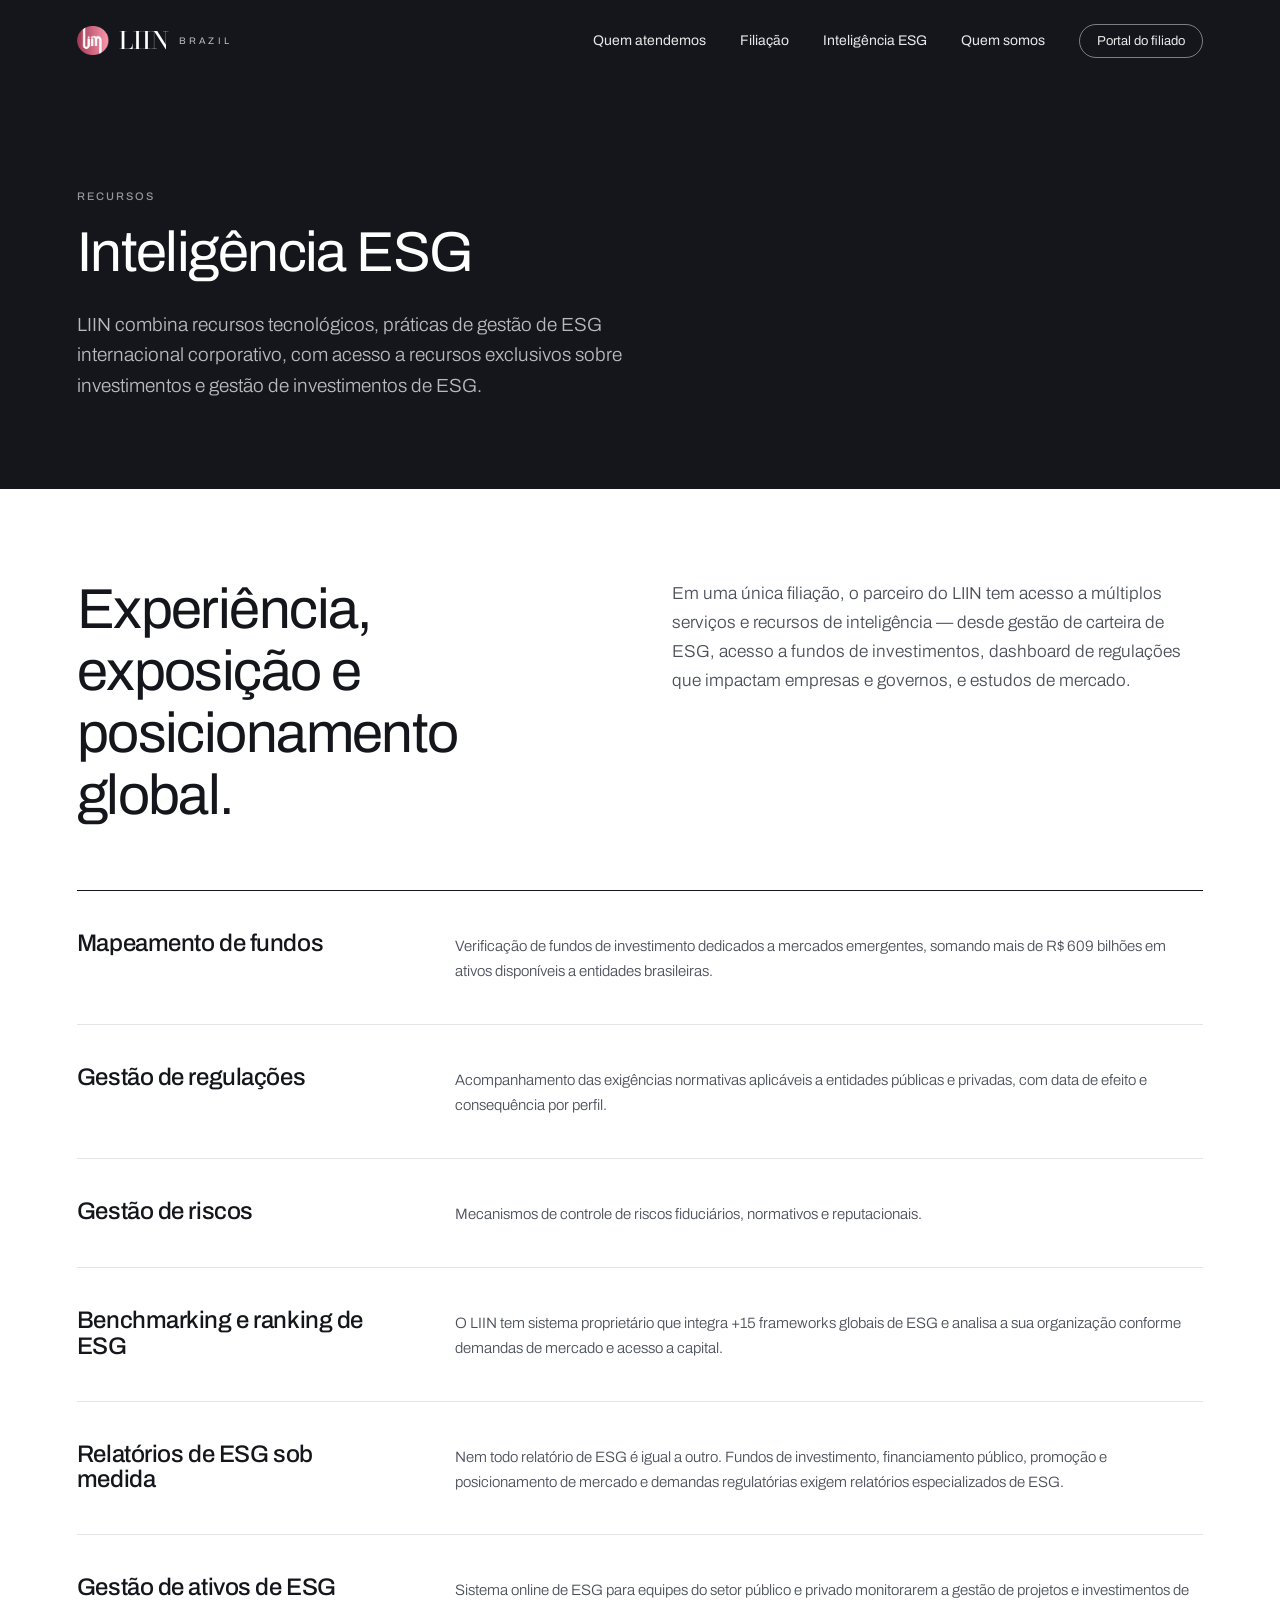
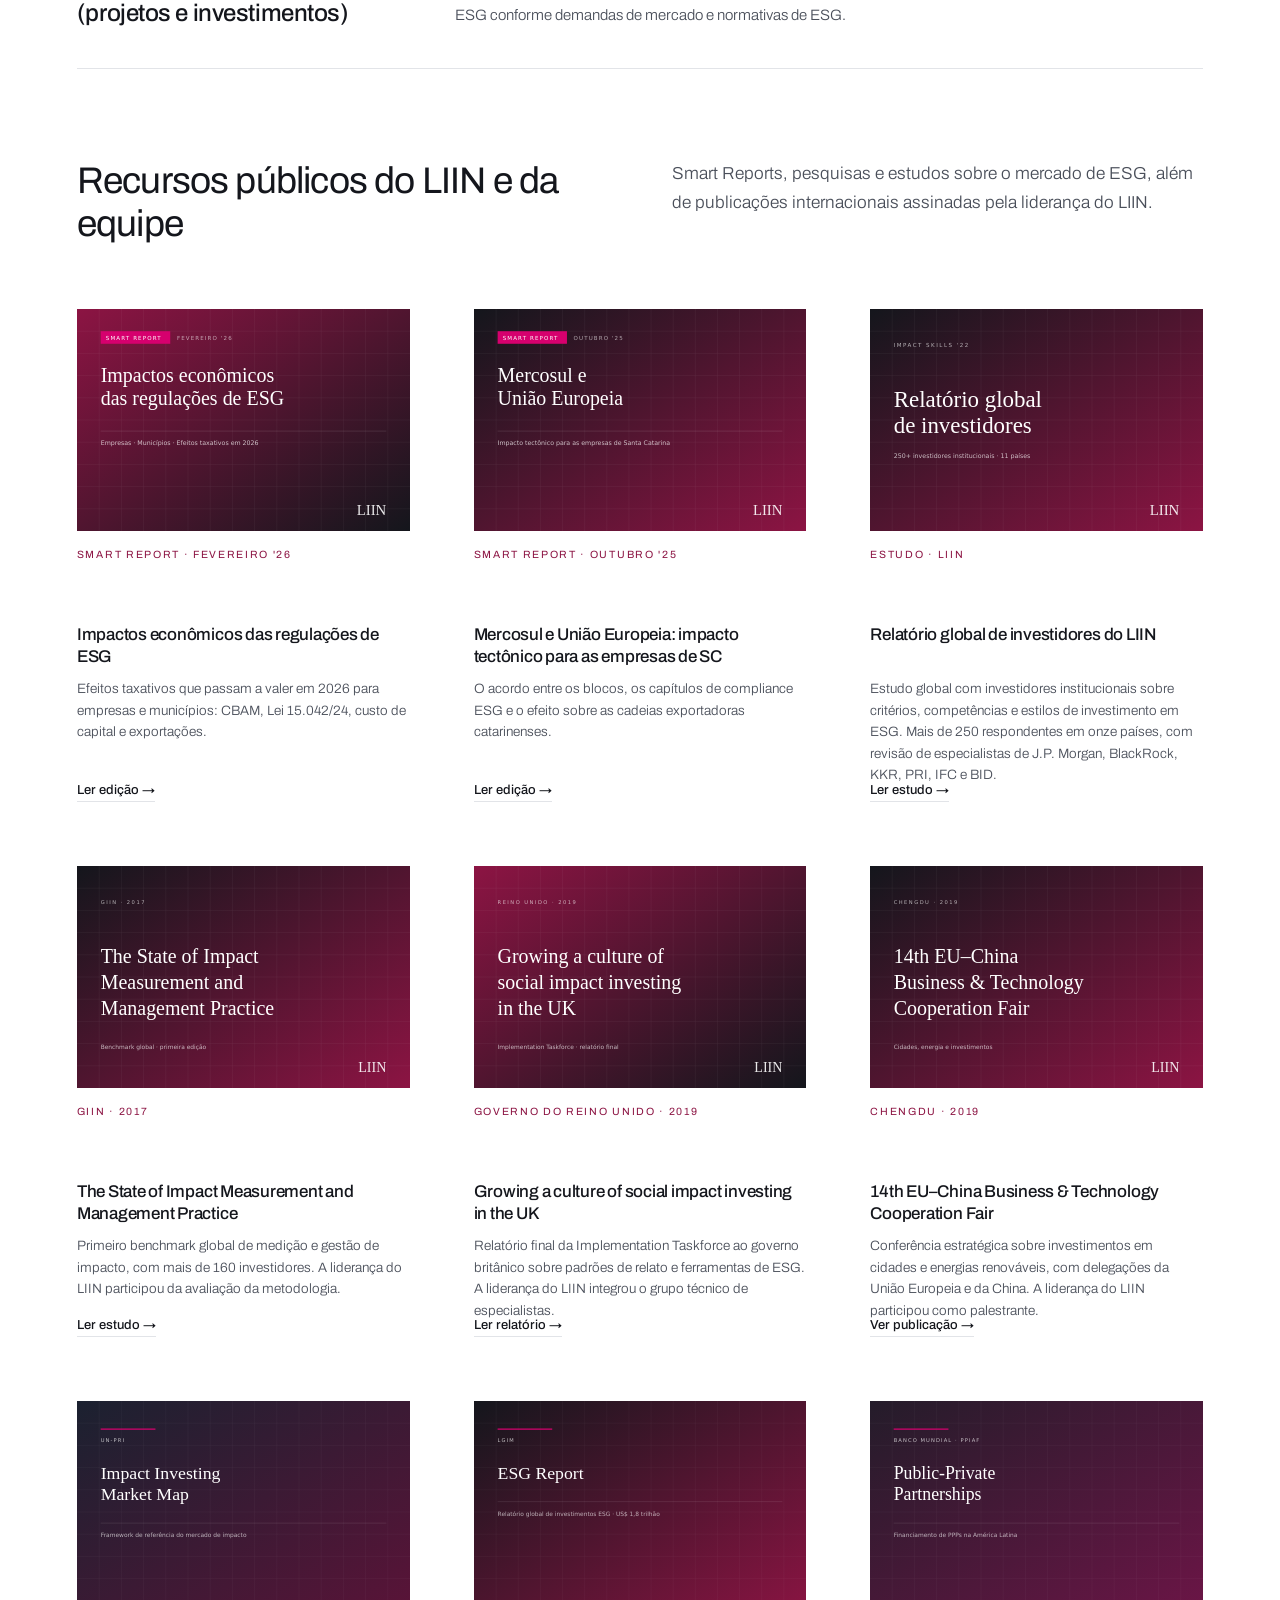
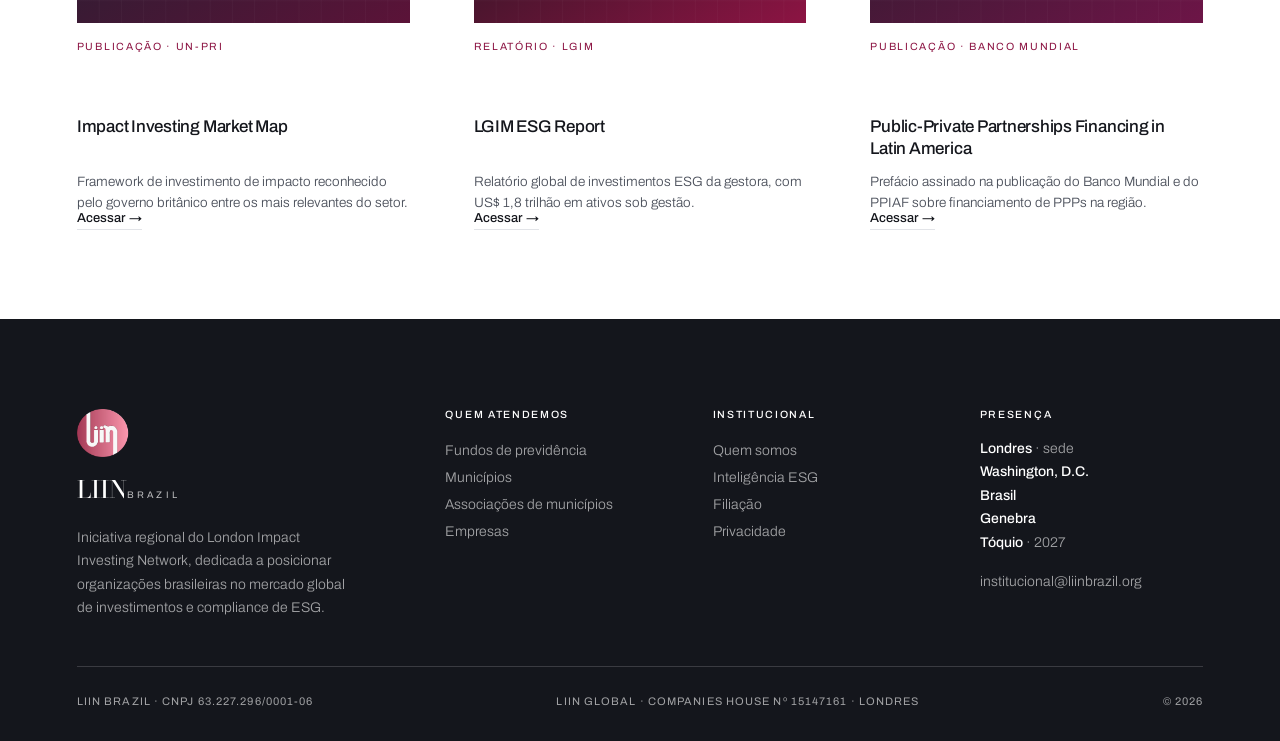
<file: inteligencia.html>
<!doctype html>
<html lang="pt-BR">
<head>
<meta charset="utf-8"><meta name="viewport" content="width=device-width,initial-scale=1">
<title>Inteligência ESG — LIIN Brazil</title>
<meta name="description" content="Smart Reports, estudos e publicações internacionais do LIIN Brazil.">
<link rel="canonical" href="https://liinbrazil.org/inteligencia">
<meta property="og:type" content="website"><meta property="og:site_name" content="LIIN Brazil">
<meta property="og:locale" content="pt_BR"><meta property="og:title" content="Inteligência ESG — LIIN Brazil">
<meta property="og:description" content="Smart Reports, estudos e publicações internacionais do LIIN Brazil."><meta property="og:url" content="https://liinbrazil.org/inteligencia">
<meta property="og:image" content="https://liinbrazil.org/img/og-liin.png">
<meta name="twitter:card" content="summary_large_image"><meta name="theme-color" content="#14161C">
<link rel="icon" href="/img/icons/icon-32.png" type="image/png" sizes="32x32">
<link rel="icon" href="/img/icons/icon-192.png" type="image/png" sizes="192x192">
<link rel="apple-touch-icon" href="/img/icons/icon-180.png">
<link rel="preconnect" href="https://fonts.googleapis.com">
<link rel="preconnect" href="https://fonts.gstatic.com" crossorigin>
<link href="https://fonts.googleapis.com/css2?family=Archivo:wght@300;400;500;600&family=Bodoni+Moda:opsz,wght@6..96,400;6..96,500&display=swap" rel="stylesheet">
<link rel="stylesheet" href="/css/liin.css">
<link rel="stylesheet" href="/css/liin-desktop.css" media="(min-width:1001px)">
</head>
<body>
<nav class="nav" id="nav">
  <a href="/" class="mark"><img src="/img/liin-icon.png" alt="LIIN" class="mark-ico"><b>LIIN</b><i>BRAZIL</i></a>
  <div class="menu">
    <a href="/#audiencias">Quem atendemos</a>
    <a href="/filiacao">Filiação</a>
    <a href="/inteligencia">Inteligência ESG</a>
    <a href="/quem-somos">Quem somos</a>
    <a href="/portal" class="pill">Portal do filiado</a>
  </div>
  <button class="bg" aria-label="Menu">≡</button>
</nav>
<header class="top">
  <span class="eyebrow">Recursos</span>
  <h1 class="h-l">Inteligência ESG</h1>
  <p>LIIN combina recursos tecnológicos, práticas de gestão de ESG internacional corporativo, com acesso a recursos exclusivos sobre investimentos e gestão de investimentos de ESG.</p>
</header>
<section class="s">
  <div class="two rv">
    <h2 class="h-l">Experiência, exposição e posicionamento global.</h2>
    <div class="stack">
      <p class="body">Em uma única filiação, o parceiro do LIIN tem acesso a múltiplos serviços e recursos de inteligência — desde gestão de carteira de ESG, acesso a fundos de investimentos, dashboard de regulações que impactam empresas e governos, e estudos de mercado.</p>
    </div>
  </div>
  <div class="focus-rows rv">
    <div class="frow"><h3>Mapeamento de fundos</h3><p>Verificação de fundos de investimento dedicados a mercados emergentes, somando mais de R$ 609 bilhões em ativos disponíveis a entidades brasileiras.</p></div>
    <div class="frow"><h3>Gestão de regulações</h3><p>Acompanhamento das exigências normativas aplicáveis a entidades públicas e privadas, com data de efeito e consequência por perfil.</p></div>
    <div class="frow"><h3>Gestão de riscos</h3><p>Mecanismos de controle de riscos fiduciários, normativos e reputacionais.</p></div>
    <div class="frow"><h3>Benchmarking e ranking de ESG</h3><p>O LIIN tem sistema proprietário que integra +15 frameworks globais de ESG e analisa a sua organização conforme demandas de mercado e acesso a capital.</p></div>
    <div class="frow"><h3>Relatórios de ESG sob medida</h3><p>Nem todo relatório de ESG é igual a outro. Fundos de investimento, financiamento público, promoção e posicionamento de mercado e demandas regulatórias exigem relatórios especializados de ESG.</p></div>
    <div class="frow"><h3>Gestão de ativos de ESG (projetos e investimentos)</h3><p>Sistema online de ESG para equipes do setor público e privado monitorarem a gestão de projetos e investimentos de ESG conforme demandas de mercado e normativas de ESG.</p></div>
  </div>
</section>

<section class="s">
  <div class="two rv">
    <h2 class="h-m">Recursos públicos do LIIN e da equipe</h2>
    <p class="body">Smart Reports, pesquisas e estudos sobre o mercado de ESG, além de publicações internacionais assinadas pela liderança do LIIN.</p>
  </div>
  <div class="mat rv">
    <a href="/reports/liin-esg-smart-report-fev-26.pdf" target="_blank" rel="noopener">
      <div class="box"><img src="img/report-fev26.svg" alt="Capa de Impactos econômicos das regulações de ESG."></div>
      <em>Smart Report · Fevereiro '26</em><h3>Impactos econômicos das regulações de ESG</h3><p>Efeitos taxativos que passam a valer em 2026 para empresas e municípios: CBAM, Lei 15.042/24, custo de capital e exportações.</p><span class="go">Ler edição →</span>
    </a>
    <a href="/reports/liin-esg-smart-report-out-25.pdf" target="_blank" rel="noopener">
      <div class="box"><img src="img/report-out25.svg" alt="Capa de Mercosul e União Europeia: impacto tectônico para as empresas de SC."></div>
      <em>Smart Report · Outubro '25</em><h3>Mercosul e União Europeia: impacto tectônico para as empresas de SC</h3><p>O acordo entre os blocos, os capítulos de compliance ESG e o efeito sobre as cadeias exportadoras catarinenses.</p><span class="go">Ler edição →</span>
    </a>
    <a href="/reports/liin-impact-skills-report-22.pdf" target="_blank" rel="noopener">
      <div class="box"><img src="img/report-skills22.svg" alt="Capa do Relatório global de investidores do LIIN."></div>
      <em>Estudo · LIIN</em><h3>Relatório global de investidores do LIIN</h3><p>Estudo global com investidores institucionais sobre critérios, competências e estilos de investimento em ESG. Mais de 250 respondentes em onze países, com revisão de especialistas de J.P. Morgan, BlackRock, KKR, PRI, IFC e BID.</p><span class="go">Ler estudo →</span>
    </a>
    <a href="/reports/giin-impact-measurement-management-2017.pdf" target="_blank" rel="noopener">
      <div class="box"><img src="img/report-giin17.svg" alt="Capa de The State of Impact Measurement and Management Practice, GIIN."></div>
      <em>GIIN · 2017</em><h3>The State of Impact Measurement and Management Practice</h3><p>Primeiro benchmark global de medição e gestão de impacto, com mais de 160 investidores. A liderança do LIIN participou da avaliação da metodologia.</p><span class="go">Ler estudo →</span>
    </a>
    <a href="/reports/uk-growing-culture-social-impact-investing-2019.pdf" target="_blank" rel="noopener">
      <div class="box"><img src="img/report-uk19.svg" alt="Capa de Growing a culture of social impact investing in the UK."></div>
      <em>Governo do Reino Unido · 2019</em><h3>Growing a culture of social impact investing in the UK</h3><p>Relatório final da Implementation Taskforce ao governo britânico sobre padrões de relato e ferramentas de ESG. A liderança do LIIN integrou o grupo técnico de especialistas.</p><span class="go">Ler relatório →</span>
    </a>
    <a href="/reports/eu-china-cooperation-fair-2019.pdf" target="_blank" rel="noopener">
      <div class="box"><img src="img/report-euchina19-v2.svg" alt="Capa do 14th EU–China Business and Technology Cooperation Fair."></div>
      <em>Chengdu · 2019</em><h3>14th EU–China Business &amp; Technology Cooperation Fair</h3><p>Conferência estratégica sobre investimentos em cidades e energias renováveis, com delegações da União Europeia e da China. A liderança do LIIN participou como palestrante.</p><span class="go">Ver publicação →</span>
    </a>
    <a href="/reports/pri-impact-investing-market-map.pdf" target="_blank" rel="noopener">
      <div class="box"><img src="img/pri-market-map.svg" alt="Capa de Impact Investing Market Map."></div>
      <em>Publicação · UN-PRI</em><h3>Impact Investing Market Map</h3><p>Framework de investimento de impacto reconhecido pelo governo britânico entre os mais relevantes do setor.</p><span class="go">Acessar →</span>
    </a>
    <a href="/reports/lgim-esg-report.pdf" target="_blank" rel="noopener">
      <div class="box"><img src="img/lgim-esg-report.svg" alt="Capa de LGIM ESG Report."></div>
      <em>Relatório · LGIM</em><h3>LGIM ESG Report</h3><p>Relatório global de investimentos ESG da gestora, com US$ 1,8 trilhão em ativos sob gestão.</p><span class="go">Acessar →</span>
    </a>
    <a href="/reports/worldbank-ppp-latin-america.pdf" target="_blank" rel="noopener">
      <div class="box"><img src="img/worldbank-ppp.svg" alt="Capa de Public-Private Partnerships Financing in Latin America."></div>
      <em>Publicação · Banco Mundial</em><h3>Public-Private Partnerships Financing in Latin America</h3><p>Prefácio assinado na publicação do Banco Mundial e do PPIAF sobre financiamento de PPPs na região.</p><span class="go">Acessar →</span>
    </a>
  </div>
</section>
<footer>
  <div class="f-top">
    <div>
      <a href="/" class="mark mark-v"><img src="/img/liin-icon.png" alt="LIIN" class="mark-ico"><span><b>LIIN</b><i>BRAZIL</i></span></a>
      <p>Iniciativa regional do London Impact Investing Network, dedicada a posicionar organizações brasileiras no mercado global de investimentos e compliance de ESG.</p>
    </div>
    <div class="f-col"><b>Quem atendemos</b>
      <a href="/fundos-de-previdencia">Fundos de previdência</a>
      <a href="/municipios">Municípios</a>
      <a href="/associacoes-de-municipios">Associações de municípios</a>
      <a href="/empresas">Empresas</a></div>
    <div class="f-col"><b>Institucional</b>
      <a href="/quem-somos">Quem somos</a>
      <a href="/inteligencia">Inteligência ESG</a>
      <a href="/filiacao">Filiação</a>
      <a href="/privacidade">Privacidade</a></div>
    <div class="f-col"><b>Presença</b>
      <p class="pres"><b>Londres</b> · sede<br><b>Washington, D.C.</b><br><b>Brasil</b><br><b>Genebra</b><br><b>Tóquio</b> · 2027</p>
      <a href="mailto:institucional@liinbrazil.org" style="margin-top:14px">institucional@liinbrazil.org</a></div>
  </div>
  <div class="f-bot">
    <span>LIIN BRAZIL · CNPJ 63.227.296/0001-06</span>
    <span>LIIN GLOBAL · COMPANIES HOUSE Nº 15147161 · LONDRES</span>
    <span>© 2026</span>
  </div>
</footer>
<script src="/js/liin.js" defer></script>
</body>
</html>
</file>
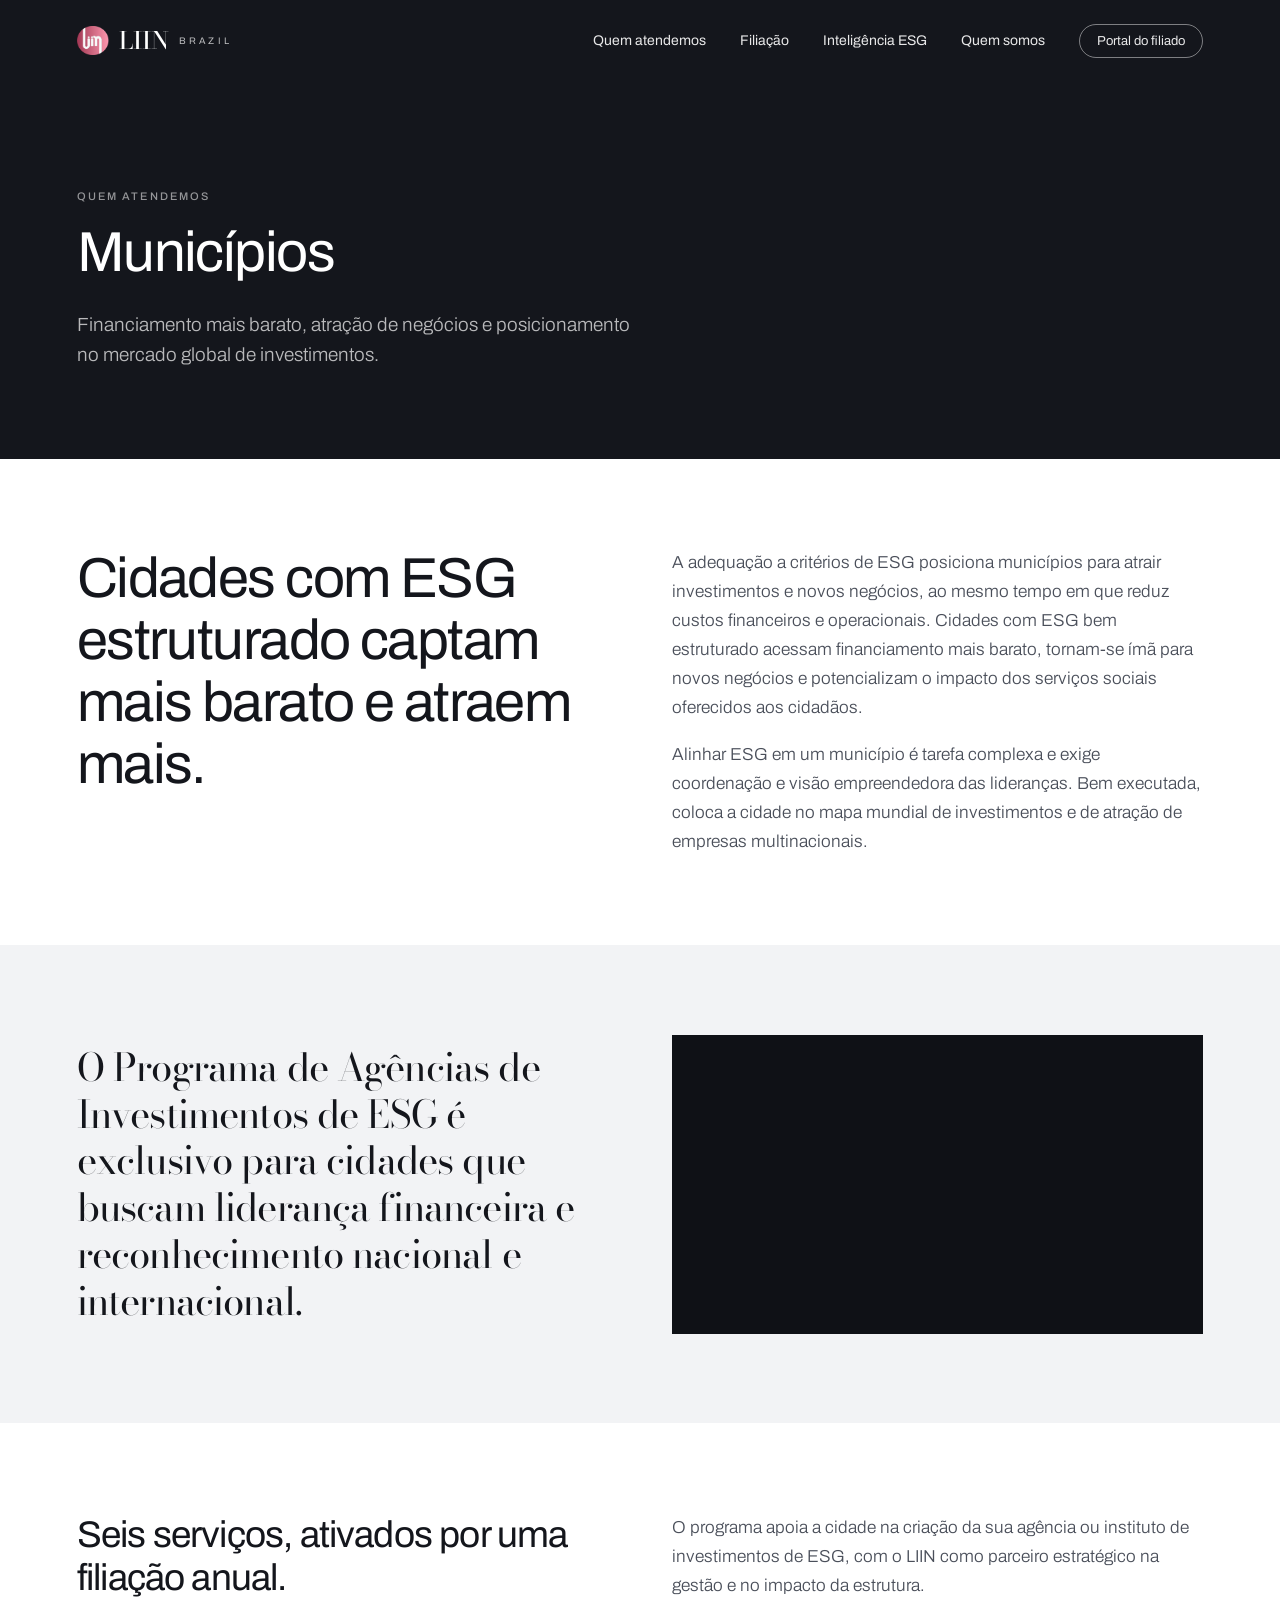
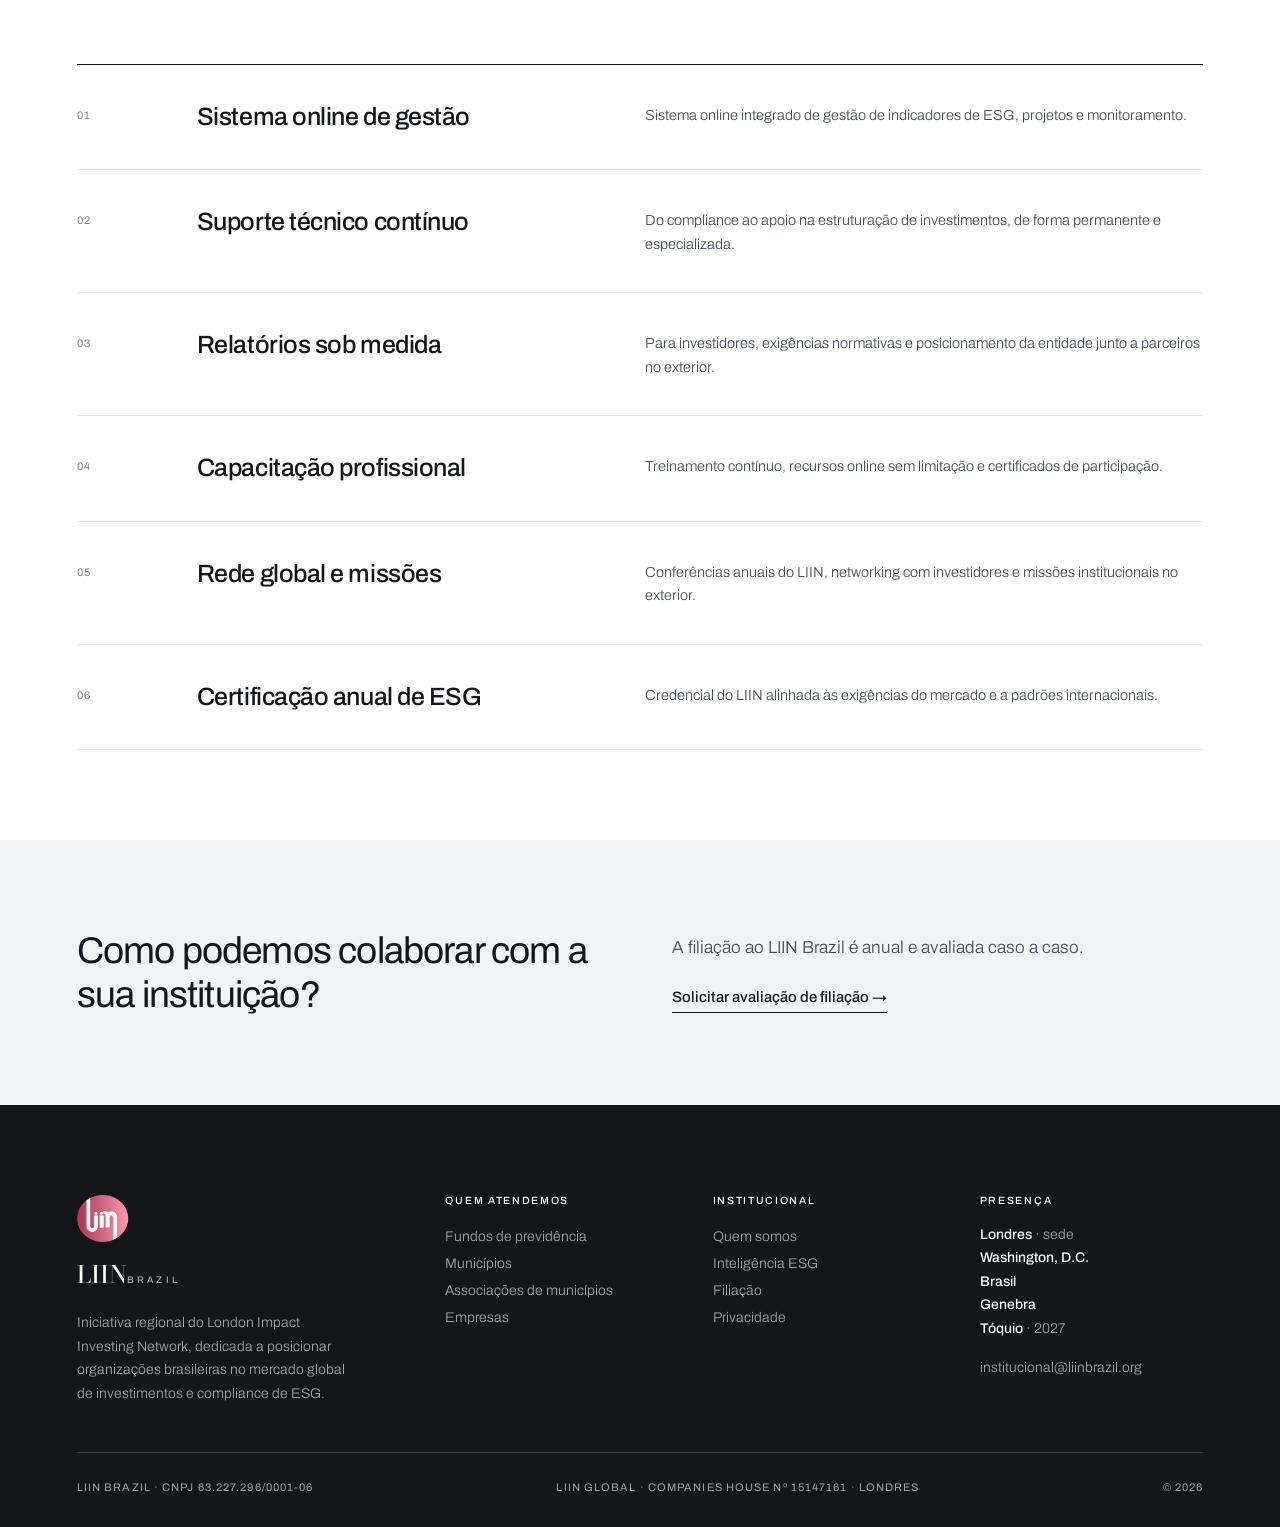
<file: municipios.html>
<!doctype html>
<html lang="pt-BR">
<head>
<meta charset="utf-8">
<meta name="viewport" content="width=device-width,initial-scale=1">
<title>Municípios — LIIN Brazil</title>
<meta name="description" content="Programa de Agências de Investimentos de ESG do LIIN Brazil para municípios.">
<link rel="canonical" href="https://liinbrazil.org/municipios">
<meta property="og:type" content="website"><meta property="og:site_name" content="LIIN Brazil">
<meta property="og:locale" content="pt_BR"><meta property="og:title" content="Municípios — LIIN Brazil">
<meta property="og:description" content="Programa de Agências de Investimentos de ESG do LIIN Brazil para municípios.">
<meta property="og:url" content="https://liinbrazil.org/municipios">
<meta property="og:image" content="https://liinbrazil.org/img/og-liin.png">
<meta name="twitter:card" content="summary_large_image">
<meta name="theme-color" content="#14161C">
<link rel="icon" href="/img/icons/icon-32.png" type="image/png" sizes="32x32">
<link rel="icon" href="/img/icons/icon-192.png" type="image/png" sizes="192x192">
<link rel="apple-touch-icon" href="/img/icons/icon-180.png">
<link rel="preconnect" href="https://fonts.googleapis.com">
<link rel="preconnect" href="https://fonts.gstatic.com" crossorigin>
<link href="https://fonts.googleapis.com/css2?family=Archivo:wght@300;400;500;600&family=Bodoni+Moda:opsz,wght@6..96,400;6..96,500&display=swap" rel="stylesheet">
<link rel="stylesheet" href="/css/liin.css">
<link rel="stylesheet" href="/css/liin-desktop.css" media="(min-width:1001px)">
</head>
<body>
<nav class="nav" id="nav">
  <a href="/" class="mark"><img src="/img/liin-icon.png" alt="LIIN" class="mark-ico"><b>LIIN</b><i>BRAZIL</i></a>
  <div class="menu">
    <a href="/#audiencias">Quem atendemos</a>
    <a href="/filiacao">Filiação</a>
    <a href="/inteligencia">Inteligência ESG</a>
    <a href="/quem-somos">Quem somos</a>
    <a href="/portal" class="pill">Portal do filiado</a>
  </div>
  <button class="bg" aria-label="Menu">≡</button>
</nav>
<header class="top">
  <span class="eyebrow">Quem atendemos</span>
  <h1 class="h-l">Municípios</h1>
  <p>Financiamento mais barato, atração de negócios e posicionamento no mercado global de investimentos.</p>
</header>
<section class="s">
  <div class="two rv">
    <h2 class="h-l">Cidades com ESG estruturado captam mais barato e atraem mais.</h2>
    <div class="stack">
      <p class="body">A adequação a critérios de ESG posiciona municípios para atrair investimentos e novos negócios, ao mesmo tempo em que reduz custos financeiros e operacionais. Cidades com ESG bem estruturado acessam financiamento mais barato, tornam-se ímã para novos negócios e potencializam o impacto dos serviços sociais oferecidos aos cidadãos.</p>
      <p class="body">Alinhar ESG em um município é tarefa complexa e exige coordenação e visão empreendedora das lideranças. Bem executada, coloca a cidade no mapa mundial de investimentos e de atração de empresas multinacionais.</p>
    </div>
  </div>
</section>
<section class="s pull">
  <div class="pull-g rv">
    <blockquote>O Programa de Agências de Investimentos de ESG é exclusivo para cidades que buscam liderança financeira e reconhecimento nacional e internacional.</blockquote>
    <div class="video">
      <iframe src="https://www.youtube-nocookie.com/embed/b8YjVeXKl7I"
              title="Vídeo do LIIN Brazil sobre agências de investimentos de ESG"
              loading="lazy" referrerpolicy="strict-origin-when-cross-origin"
              allow="accelerometer; clipboard-write; encrypted-media; gyroscope; picture-in-picture; web-share"
              allowfullscreen></iframe>
    </div>
  </div>
</section>
<section class="s">
  <div class="two rv">
    <h2 class="h-m">Seis serviços, ativados por uma filiação anual.</h2>
    <p class="body">O programa apoia a cidade na criação da sua agência ou instituto de investimentos de ESG, com o LIIN como parceiro estratégico na gestão e no impacto da estrutura.</p>
  </div>
  <div class="svc rv">
    <div class="svc-r"><em>01</em><h3>Sistema online de gestão</h3><p>Sistema online integrado de gestão de indicadores de ESG, projetos e monitoramento.</p></div>
    <div class="svc-r"><em>02</em><h3>Suporte técnico contínuo</h3><p>Do compliance ao apoio na estruturação de investimentos, de forma permanente e especializada.</p></div>
    <div class="svc-r"><em>03</em><h3>Relatórios sob medida</h3><p>Para investidores, exigências normativas e posicionamento da entidade junto a parceiros no exterior.</p></div>
    <div class="svc-r"><em>04</em><h3>Capacitação profissional</h3><p>Treinamento contínuo, recursos online sem limitação e certificados de participação.</p></div>
    <div class="svc-r"><em>05</em><h3>Rede global e missões</h3><p>Conferências anuais do LIIN, networking com investidores e missões institucionais no exterior.</p></div>
    <div class="svc-r"><em>06</em><h3>Certificação anual de ESG</h3><p>Credencial do LIIN alinhada às exigências do mercado e a padrões internacionais.</p></div>
  </div>
</section>
<section class="s cta">
  <div class="two rv">
    <h2 class="h-m">Como podemos colaborar com a sua instituição?</h2>
    <div>
      <p class="body" style="margin-bottom:26px">A filiação ao LIIN Brazil é anual e avaliada caso a caso.</p>
      <a href="/filiacao" class="lnk">Solicitar avaliação de filiação →</a>
    </div>
  </div>
</section>
<footer>
  <div class="f-top">
    <div>
      <a href="/" class="mark mark-v"><img src="/img/liin-icon.png" alt="LIIN" class="mark-ico"><span><b>LIIN</b><i>BRAZIL</i></span></a>
      <p>Iniciativa regional do London Impact Investing Network, dedicada a posicionar organizações brasileiras no mercado global de investimentos e compliance de ESG.</p>
    </div>
    <div class="f-col"><b>Quem atendemos</b>
      <a href="/fundos-de-previdencia">Fundos de previdência</a>
      <a href="/municipios">Municípios</a>
      <a href="/associacoes-de-municipios">Associações de municípios</a>
      <a href="/empresas">Empresas</a></div>
    <div class="f-col"><b>Institucional</b>
      <a href="/quem-somos">Quem somos</a>
      <a href="/inteligencia">Inteligência ESG</a>
      <a href="/filiacao">Filiação</a>
      <a href="/privacidade">Privacidade</a></div>
    <div class="f-col"><b>Presença</b>
      <p class="pres"><b>Londres</b> · sede<br><b>Washington, D.C.</b><br><b>Brasil</b><br><b>Genebra</b><br><b>Tóquio</b> · 2027</p>
      <a href="mailto:institucional@liinbrazil.org" style="margin-top:14px">institucional@liinbrazil.org</a></div>
  </div>
  <div class="f-bot">
    <span>LIIN BRAZIL · CNPJ 63.227.296/0001-06</span>
    <span>LIIN GLOBAL · COMPANIES HOUSE Nº 15147161 · LONDRES</span>
    <span>© 2026</span>
  </div>
</footer>
<script src="/js/liin.js" defer></script>
</body>
</html>
</file>
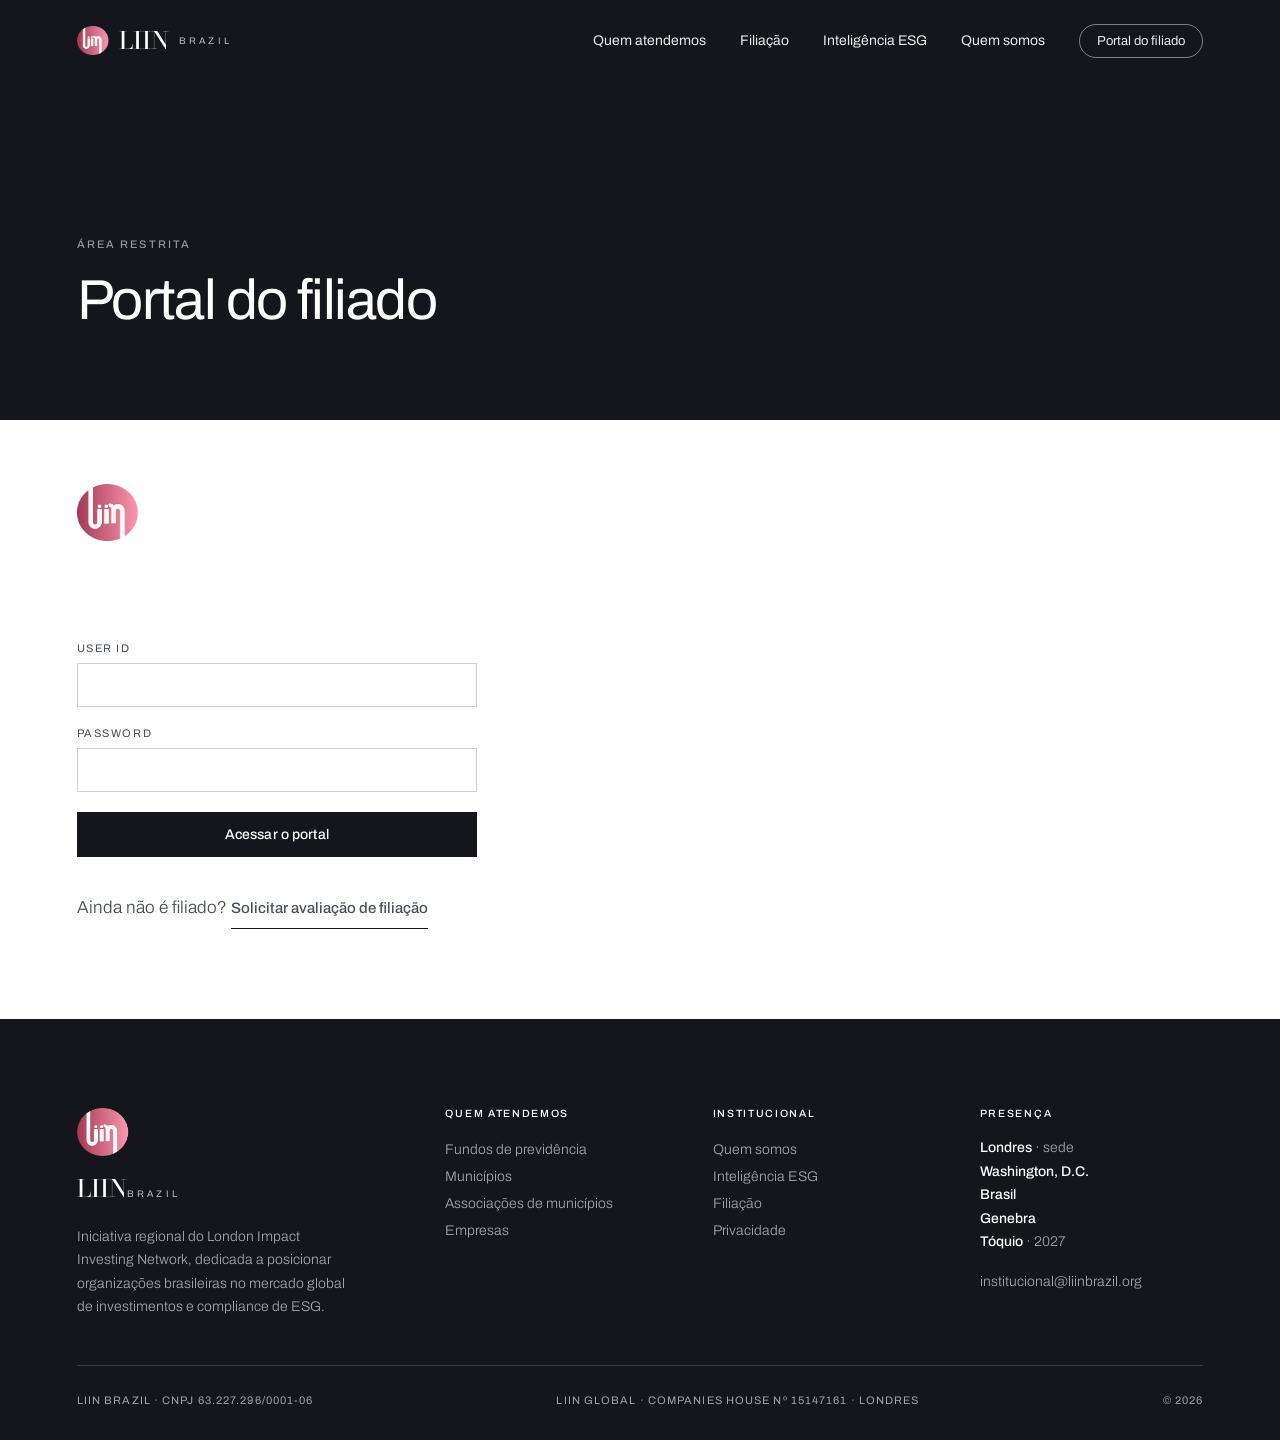
<file: portal.html>
<!doctype html>
<html lang="pt-BR">
<head>
<meta charset="utf-8"><meta name="viewport" content="width=device-width,initial-scale=1">
<title>Portal do filiado — LIIN Brazil</title>
<meta name="description" content="Área restrita aos filiados do LIIN Brazil.">
<link rel="canonical" href="https://liinbrazil.org/portal">
<meta property="og:type" content="website"><meta property="og:site_name" content="LIIN Brazil">
<meta property="og:locale" content="pt_BR"><meta property="og:title" content="Portal do filiado — LIIN Brazil">
<meta property="og:description" content="Área restrita aos filiados do LIIN Brazil."><meta property="og:url" content="https://liinbrazil.org/portal">
<meta property="og:image" content="https://liinbrazil.org/img/og-liin.png">
<meta name="twitter:card" content="summary_large_image"><meta name="theme-color" content="#14161C">
<link rel="icon" href="/img/icons/icon-32.png" type="image/png" sizes="32x32">
<link rel="icon" href="/img/icons/icon-192.png" type="image/png" sizes="192x192">
<link rel="apple-touch-icon" href="/img/icons/icon-180.png">
<link rel="preconnect" href="https://fonts.googleapis.com">
<link rel="preconnect" href="https://fonts.gstatic.com" crossorigin>
<link href="https://fonts.googleapis.com/css2?family=Archivo:wght@300;400;500;600&family=Bodoni+Moda:opsz,wght@6..96,400;6..96,500&display=swap" rel="stylesheet">
<link rel="stylesheet" href="/css/liin.css">
<link rel="stylesheet" href="/css/liin-desktop.css" media="(min-width:1001px)">
</head>
<body>
<nav class="nav" id="nav">
  <a href="/" class="mark"><img src="/img/liin-icon.png" alt="LIIN" class="mark-ico"><b>LIIN</b><i>BRAZIL</i></a>
  <div class="menu">
    <a href="/#audiencias">Quem atendemos</a>
    <a href="/filiacao">Filiação</a>
    <a href="/inteligencia">Inteligência ESG</a>
    <a href="/quem-somos">Quem somos</a>
    <a href="/portal" class="pill">Portal do filiado</a>
  </div>
  <button class="bg" aria-label="Menu">≡</button>
</nav>
<header class="top">
  <span class="eyebrow">Área restrita</span>
  <h1 class="h-l">Portal do filiado</h1>
</header>

<section class="s login-s">
  <div class="login rv">
    <div class="mark mark-v login-mk"><img src="/img/liin-icon.png" alt="LIIN" class="mark-ico"><span><b>LIIN</b><i>BRAZIL</i></span></div>
    <form class="login-f" id="login" novalidate>
      <div><label for="uid">User ID</label><input id="uid" name="uid" autocomplete="off"></div>
      <div><label for="pwd">Password</label><input id="pwd" name="pwd" type="password" autocomplete="off"></div>
      <button type="submit" class="btn">Acessar o portal</button>
      <p class="login-msg" id="login-msg" role="alert" hidden>User ID ou password não constam.</p>
    </form>
    <p class="body login-alt">Ainda não é filiado? <a href="/filiacao" class="lnk">Solicitar avaliação de filiação</a></p>
  </div>
</section>

<footer>
  <div class="f-top">
    <div>
      <a href="/" class="mark mark-v"><img src="/img/liin-icon.png" alt="LIIN" class="mark-ico"><span><b>LIIN</b><i>BRAZIL</i></span></a>
      <p>Iniciativa regional do London Impact Investing Network, dedicada a posicionar organizações brasileiras no mercado global de investimentos e compliance de ESG.</p>
    </div>
    <div class="f-col"><b>Quem atendemos</b>
      <a href="/fundos-de-previdencia">Fundos de previdência</a>
      <a href="/municipios">Municípios</a>
      <a href="/associacoes-de-municipios">Associações de municípios</a>
      <a href="/empresas">Empresas</a></div>
    <div class="f-col"><b>Institucional</b>
      <a href="/quem-somos">Quem somos</a>
      <a href="/inteligencia">Inteligência ESG</a>
      <a href="/filiacao">Filiação</a>
      <a href="/privacidade">Privacidade</a></div>
    <div class="f-col"><b>Presença</b>
      <p class="pres"><b>Londres</b> · sede<br><b>Washington, D.C.</b><br><b>Brasil</b><br><b>Genebra</b><br><b>Tóquio</b> · 2027</p>
      <a href="mailto:institucional@liinbrazil.org" style="margin-top:14px">institucional@liinbrazil.org</a></div>
  </div>
  <div class="f-bot">
    <span>LIIN BRAZIL · CNPJ 63.227.296/0001-06</span>
    <span>LIIN GLOBAL · COMPANIES HOUSE Nº 15147161 · LONDRES</span>
    <span>© 2026</span>
  </div>
</footer>
<script src="/js/liin.js" defer></script>
</body>
</html>
</file>
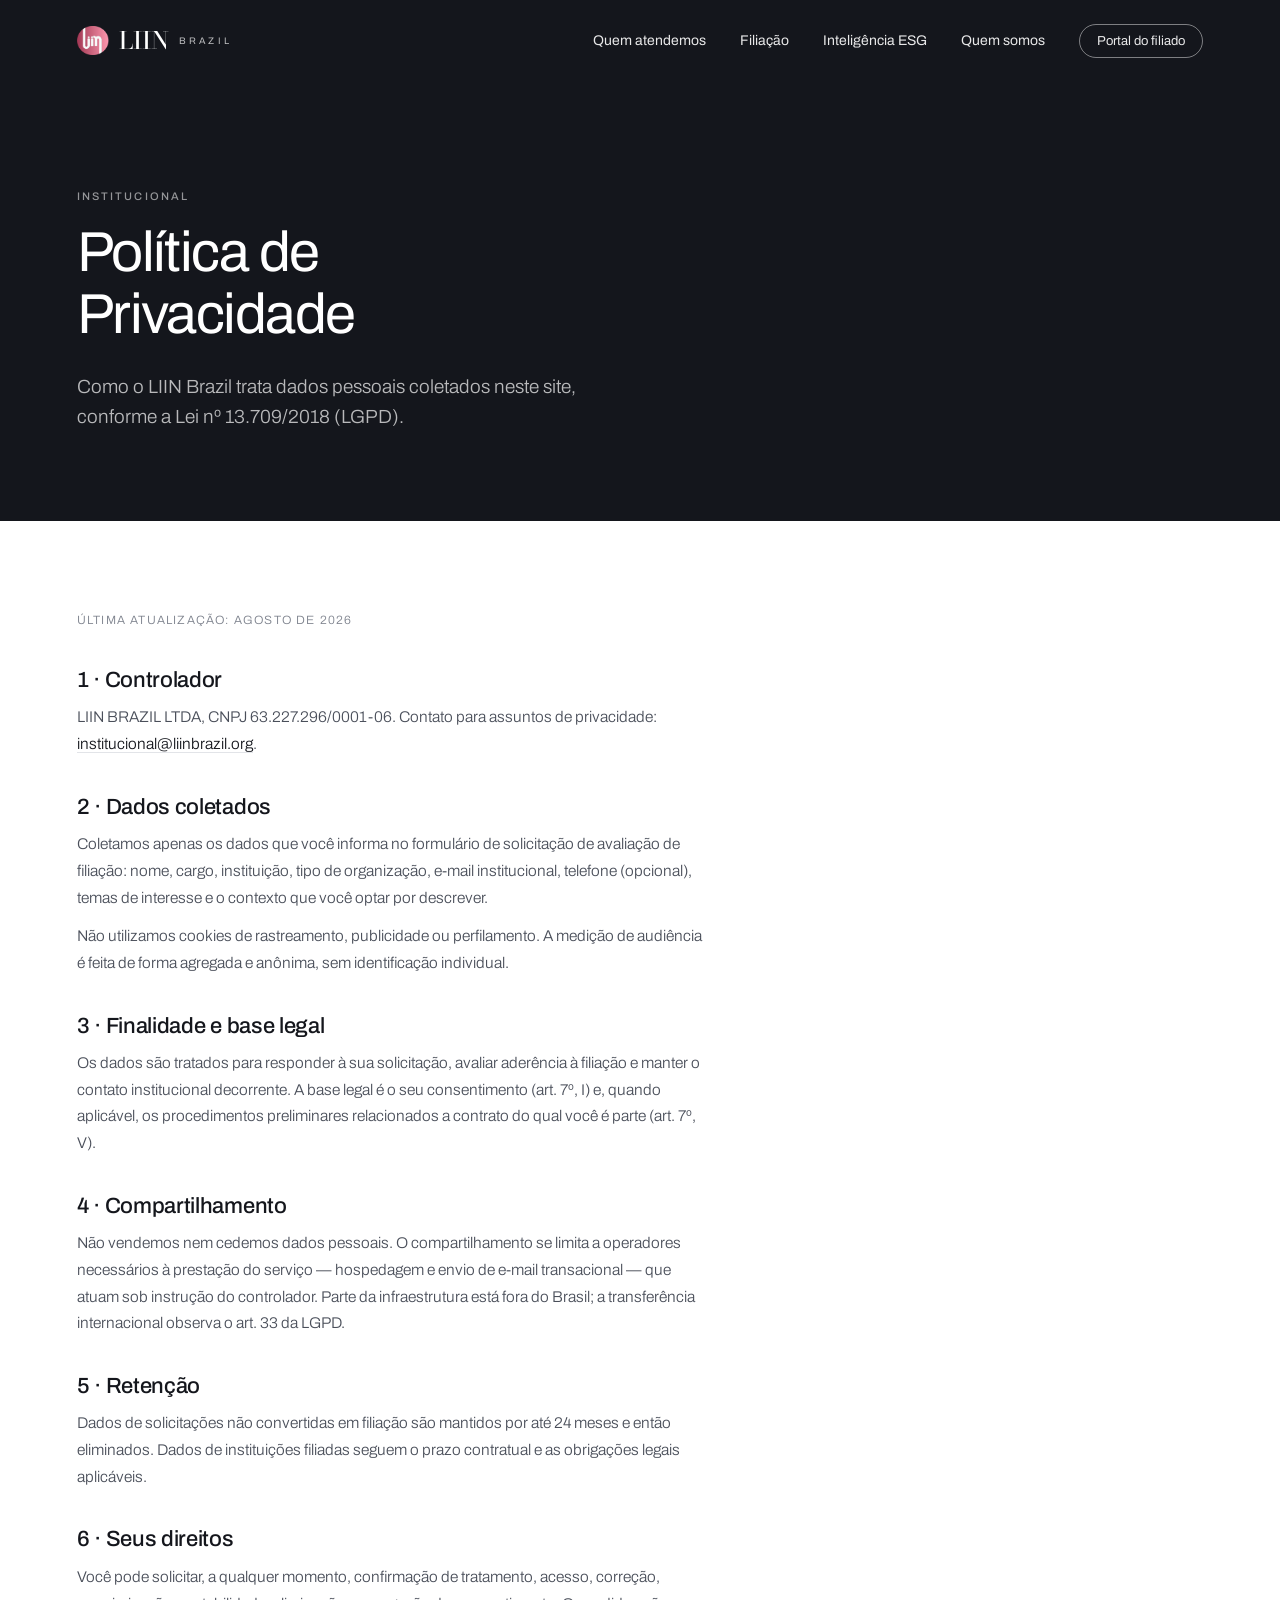
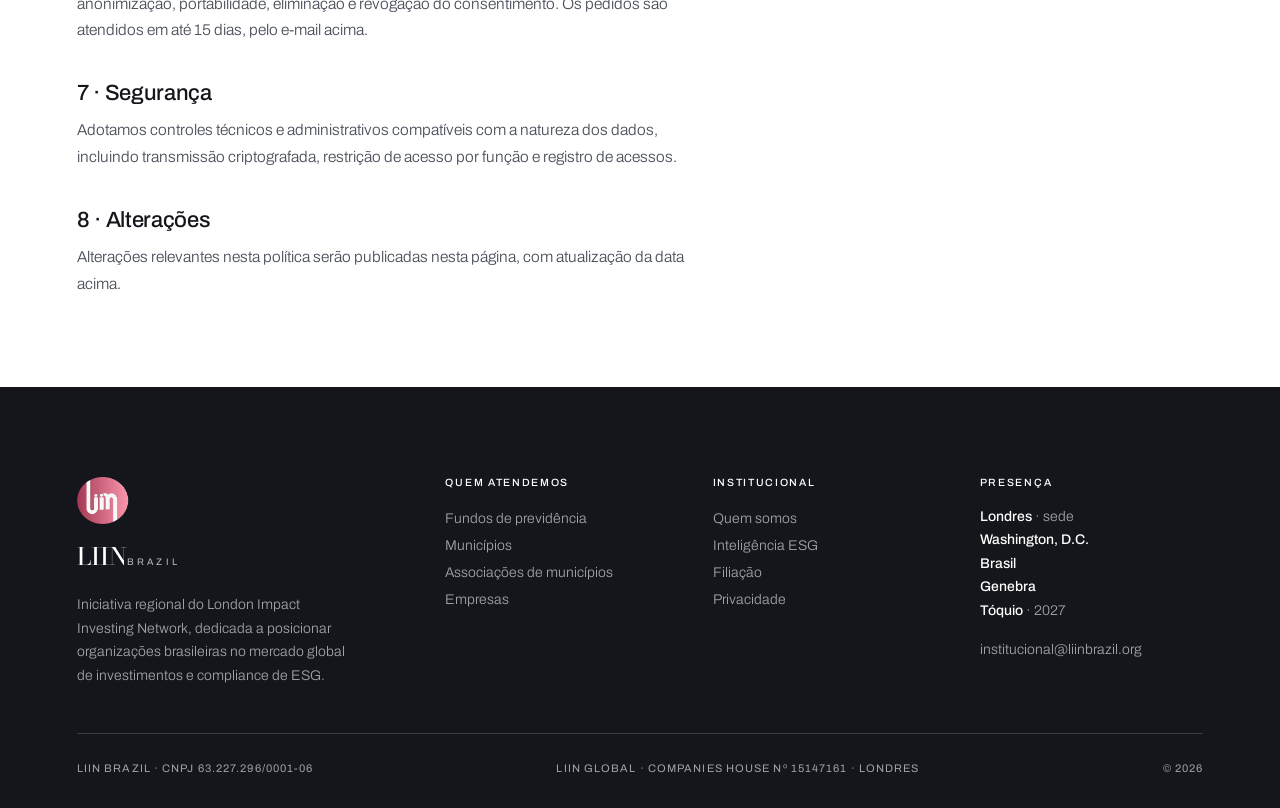
<file: privacidade.html>
<!doctype html>
<html lang="pt-BR">
<head>
<meta charset="utf-8">
<meta name="viewport" content="width=device-width,initial-scale=1">
<title>Política de Privacidade — LIIN Brazil</title>
<meta name="description" content="Como o LIIN Brazil trata dados pessoais coletados no site, conforme a LGPD.">
<link rel="canonical" href="https://liinbrazil.org/privacidade">
<meta name="robots" content="index,follow">
<meta name="theme-color" content="#14161C">
<link rel="icon" href="/img/icons/icon-32.png" type="image/png" sizes="32x32">
<link rel="icon" href="/img/icons/icon-192.png" type="image/png" sizes="192x192">
<link rel="apple-touch-icon" href="/img/icons/icon-180.png">
<link rel="preconnect" href="https://fonts.googleapis.com">
<link rel="preconnect" href="https://fonts.gstatic.com" crossorigin>
<link href="https://fonts.googleapis.com/css2?family=Archivo:wght@300;400;500;600&family=Bodoni+Moda:opsz,wght@6..96,400;6..96,500&display=swap" rel="stylesheet">
<link rel="stylesheet" href="/css/liin.css">
<link rel="stylesheet" href="/css/liin-desktop.css" media="(min-width:1001px)">
</head>
<body>
<nav class="nav" id="nav">
  <a href="/" class="mark"><img src="/img/liin-icon.png" alt="LIIN" class="mark-ico"><b>LIIN</b><i>BRAZIL</i></a>
  <div class="menu">
    <a href="/#audiencias">Quem atendemos</a>
    <a href="/filiacao">Filiação</a>
    <a href="/inteligencia">Inteligência ESG</a>
    <a href="/quem-somos">Quem somos</a>
    <a href="/portal" class="pill">Portal do filiado</a>
  </div>
  <button class="bg" aria-label="Menu">≡</button>
</nav>

<header class="top">
  <span class="eyebrow">Institucional</span>
  <h1 class="h-l">Política de Privacidade</h1>
  <p>Como o LIIN Brazil trata dados pessoais coletados neste site, conforme a Lei nº 13.709/2018 (LGPD).</p>
</header>

<section class="s">
  <div class="doc rv">
    <p class="upd">Última atualização: agosto de 2026</p>

    <h2>1 · Controlador</h2>
    <p>LIIN BRAZIL LTDA, CNPJ 63.227.296/0001-06. Contato para assuntos de privacidade: <a href="mailto:institucional@liinbrazil.org">institucional@liinbrazil.org</a>.</p>

    <h2>2 · Dados coletados</h2>
    <p>Coletamos apenas os dados que você informa no formulário de solicitação de avaliação de filiação: nome, cargo, instituição, tipo de organização, e-mail institucional, telefone (opcional), temas de interesse e o contexto que você optar por descrever.</p>
    <p>Não utilizamos cookies de rastreamento, publicidade ou perfilamento. A medição de audiência é feita de forma agregada e anônima, sem identificação individual.</p>

    <h2>3 · Finalidade e base legal</h2>
    <p>Os dados são tratados para responder à sua solicitação, avaliar aderência à filiação e manter o contato institucional decorrente. A base legal é o seu consentimento (art. 7º, I) e, quando aplicável, os procedimentos preliminares relacionados a contrato do qual você é parte (art. 7º, V).</p>

    <h2>4 · Compartilhamento</h2>
    <p>Não vendemos nem cedemos dados pessoais. O compartilhamento se limita a operadores necessários à prestação do serviço — hospedagem e envio de e-mail transacional — que atuam sob instrução do controlador. Parte da infraestrutura está fora do Brasil; a transferência internacional observa o art. 33 da LGPD.</p>

    <h2>5 · Retenção</h2>
    <p>Dados de solicitações não convertidas em filiação são mantidos por até 24 meses e então eliminados. Dados de instituições filiadas seguem o prazo contratual e as obrigações legais aplicáveis.</p>

    <h2>6 · Seus direitos</h2>
    <p>Você pode solicitar, a qualquer momento, confirmação de tratamento, acesso, correção, anonimização, portabilidade, eliminação e revogação do consentimento. Os pedidos são atendidos em até 15 dias, pelo e-mail acima.</p>

    <h2>7 · Segurança</h2>
    <p>Adotamos controles técnicos e administrativos compatíveis com a natureza dos dados, incluindo transmissão criptografada, restrição de acesso por função e registro de acessos.</p>

    <h2>8 · Alterações</h2>
    <p>Alterações relevantes nesta política serão publicadas nesta página, com atualização da data acima.</p>
  </div>
</section>

<footer>
  <div class="f-top">
    <div>
      <a href="/" class="mark mark-v"><img src="/img/liin-icon.png" alt="LIIN" class="mark-ico"><span><b>LIIN</b><i>BRAZIL</i></span></a>
      <p>Iniciativa regional do London Impact Investing Network, dedicada a posicionar organizações brasileiras no mercado global de investimentos e compliance de ESG.</p>
    </div>
    <div class="f-col"><b>Quem atendemos</b>
      <a href="/fundos-de-previdencia">Fundos de previdência</a>
      <a href="/municipios">Municípios</a>
      <a href="/associacoes-de-municipios">Associações de municípios</a>
      <a href="/empresas">Empresas</a></div>
    <div class="f-col"><b>Institucional</b>
      <a href="/quem-somos">Quem somos</a>
      <a href="/inteligencia">Inteligência ESG</a>
      <a href="/filiacao">Filiação</a>
      <a href="/privacidade">Privacidade</a></div>
    <div class="f-col"><b>Presença</b>
      <p class="pres"><b>Londres</b> · sede<br><b>Washington, D.C.</b><br><b>Brasil</b><br><b>Genebra</b><br><b>Tóquio</b> · 2027</p>
      <a href="mailto:institucional@liinbrazil.org" style="margin-top:14px">institucional@liinbrazil.org</a></div>
  </div>
  <div class="f-bot">
    <span>LIIN BRAZIL · CNPJ 63.227.296/0001-06</span>
    <span>LIIN GLOBAL · COMPANIES HOUSE Nº 15147161 · LONDRES</span>
    <span>© 2026</span>
  </div>
</footer>
<script src="/js/liin.js" defer></script>
</body>
</html>
</file>
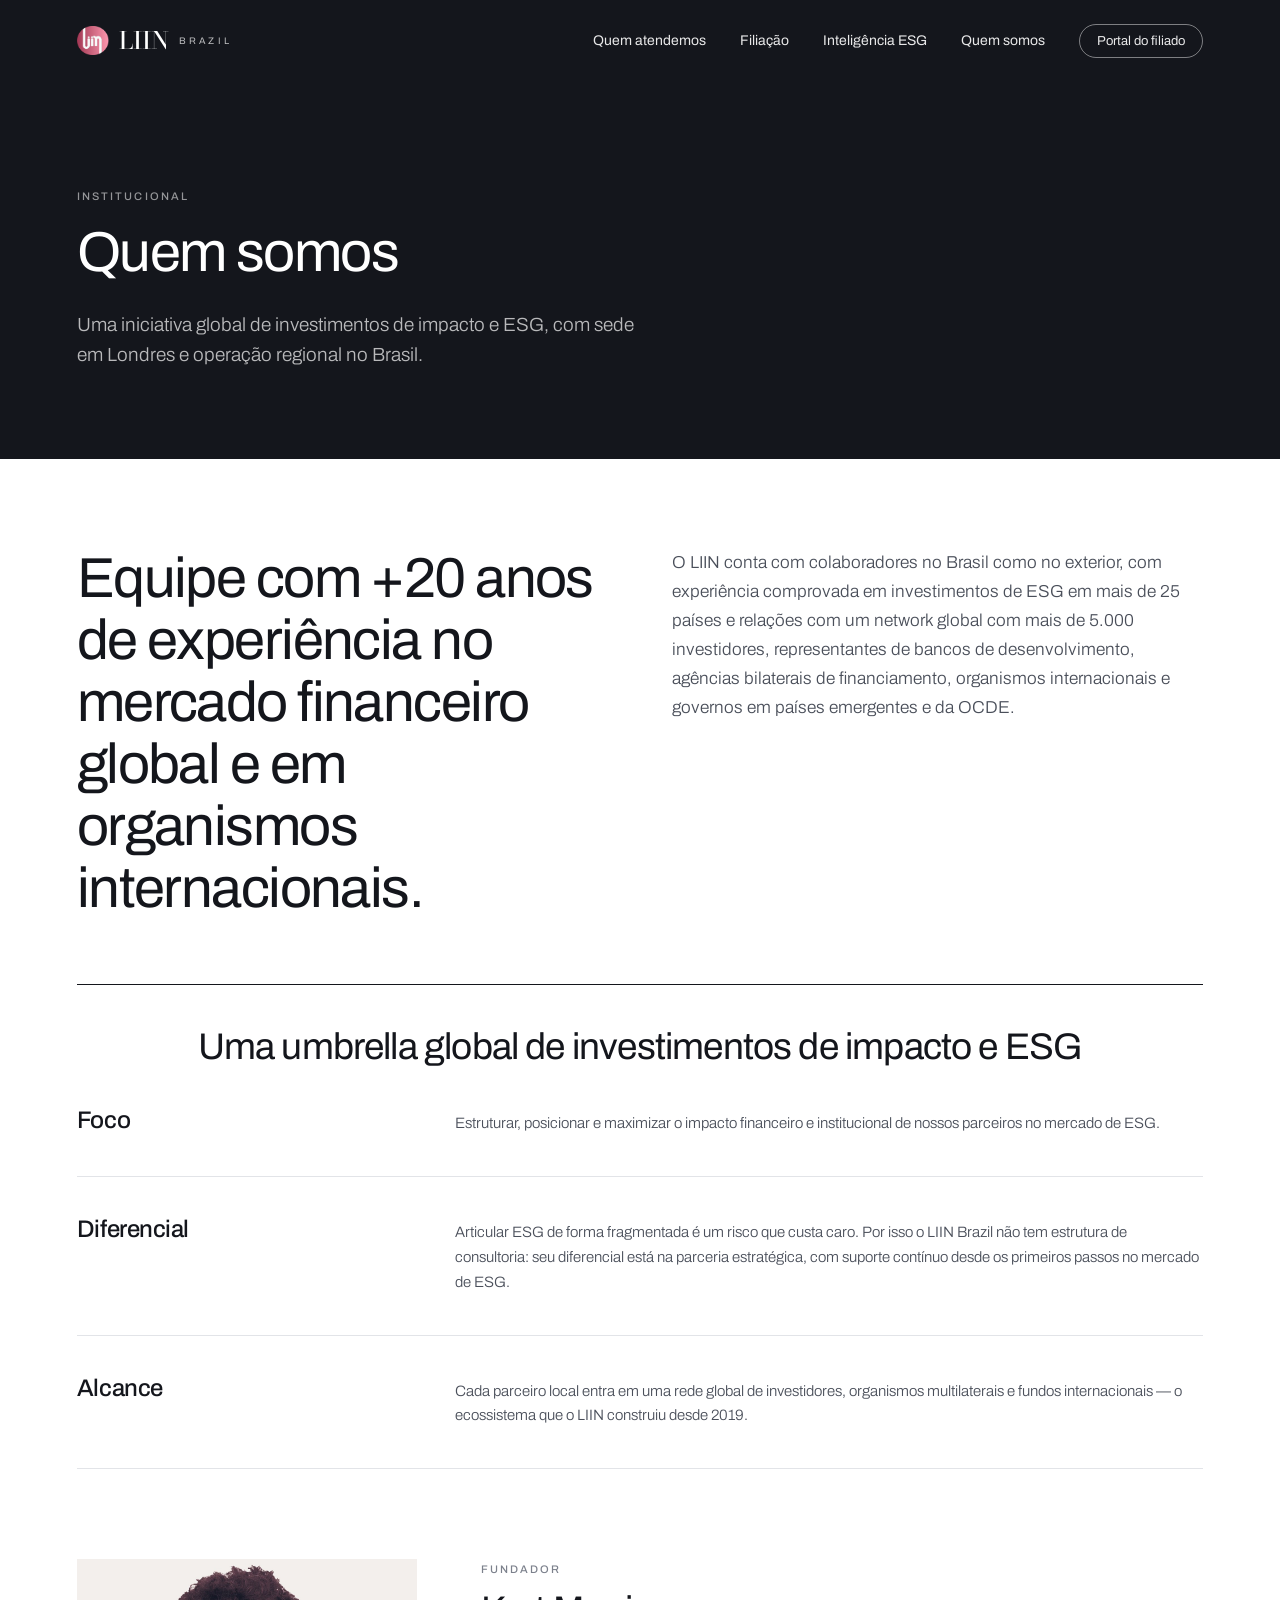
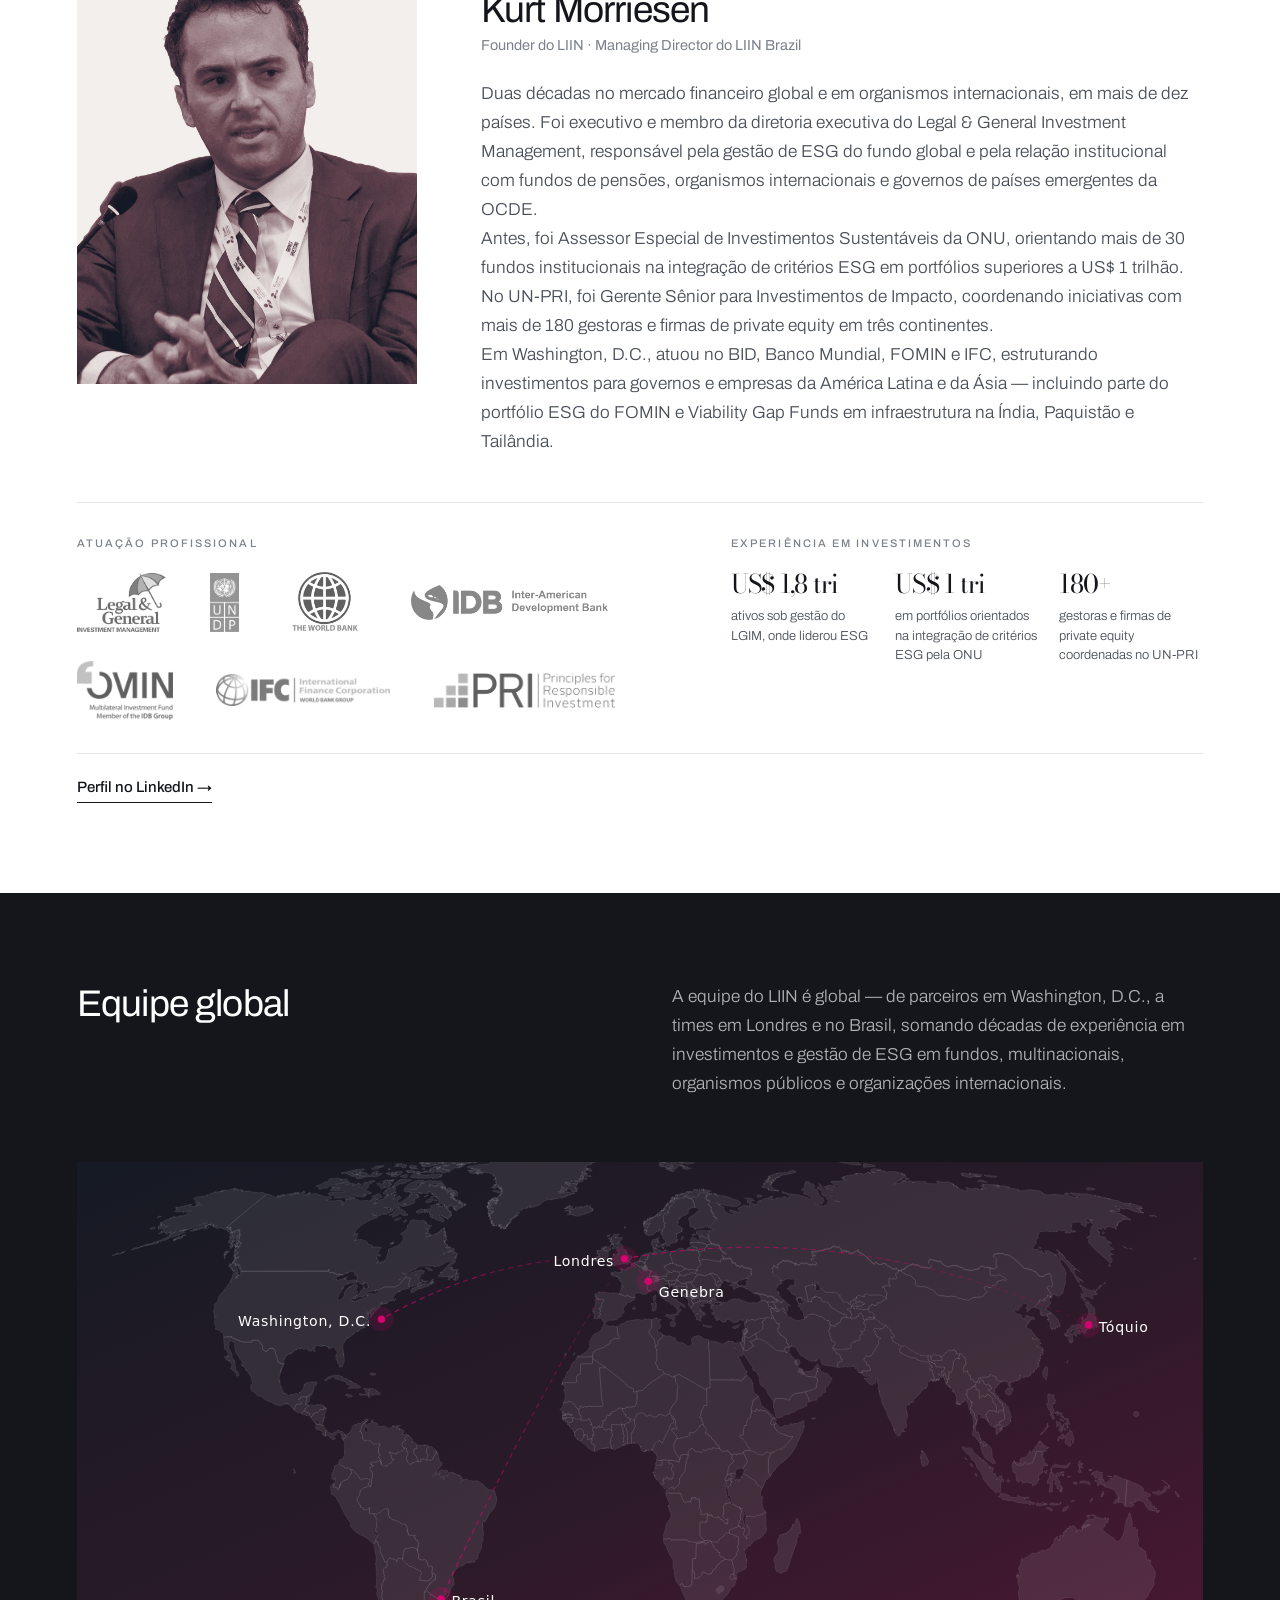
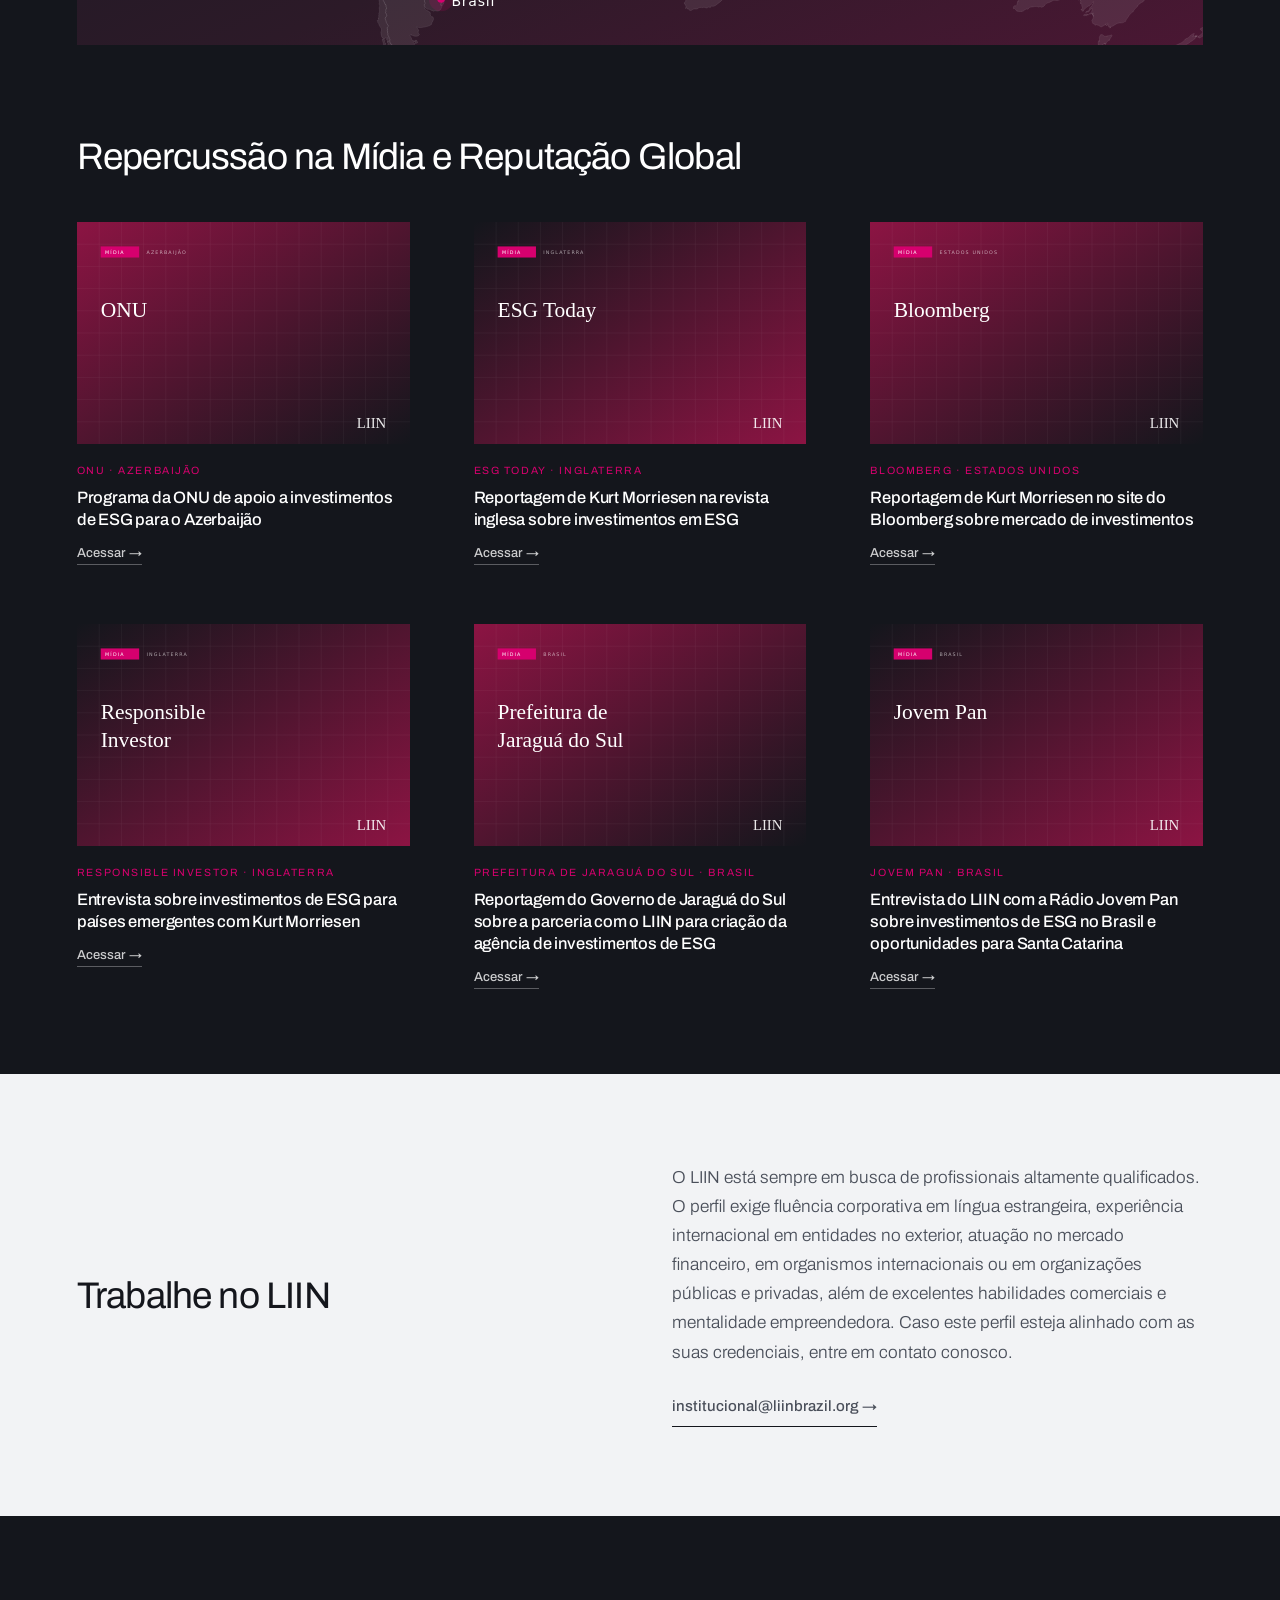
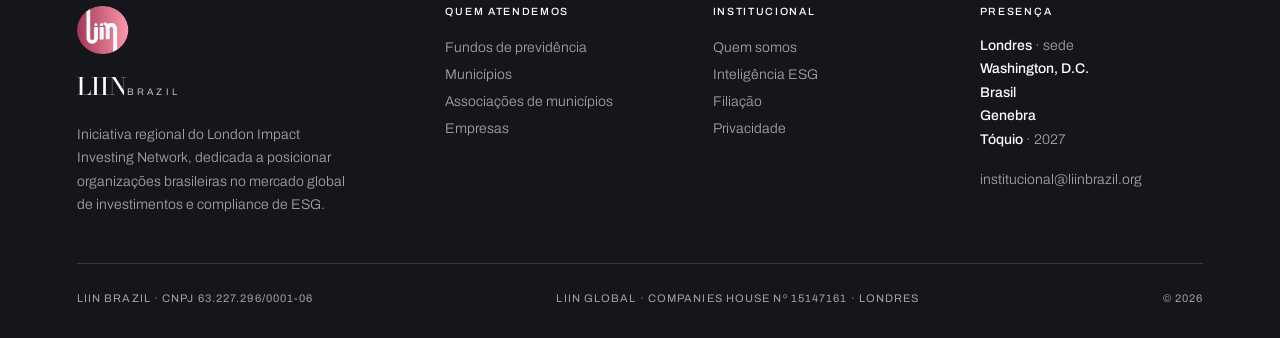
<file: quem-somos.html>
<!doctype html>
<html lang="pt-BR">
<head>
<meta charset="utf-8"><meta name="viewport" content="width=device-width,initial-scale=1">
<title>Quem somos — LIIN Brazil</title>
<meta name="description" content="O LIIN, o LIIN Brazil, a liderança de Kurt Morriesen e a equipe global.">
<link rel="canonical" href="https://liinbrazil.org/quem-somos">
<meta property="og:type" content="website"><meta property="og:site_name" content="LIIN Brazil">
<meta property="og:locale" content="pt_BR"><meta property="og:title" content="Quem somos — LIIN Brazil">
<meta property="og:description" content="O LIIN, o LIIN Brazil, a liderança de Kurt Morriesen e a equipe global."><meta property="og:url" content="https://liinbrazil.org/quem-somos">
<meta property="og:image" content="https://liinbrazil.org/img/og-liin.png">
<meta name="twitter:card" content="summary_large_image"><meta name="theme-color" content="#14161C">
<link rel="icon" href="/img/icons/icon-32.png" type="image/png" sizes="32x32">
<link rel="icon" href="/img/icons/icon-192.png" type="image/png" sizes="192x192">
<link rel="apple-touch-icon" href="/img/icons/icon-180.png">
<link rel="preconnect" href="https://fonts.googleapis.com">
<link rel="preconnect" href="https://fonts.gstatic.com" crossorigin>
<link href="https://fonts.googleapis.com/css2?family=Archivo:wght@300;400;500;600&family=Bodoni+Moda:opsz,wght@6..96,400;6..96,500&display=swap" rel="stylesheet">
<link rel="stylesheet" href="/css/liin.css">
<link rel="stylesheet" href="/css/liin-desktop.css" media="(min-width:1001px)">
</head>
<body>
<nav class="nav" id="nav">
  <a href="/" class="mark"><img src="/img/liin-icon.png" alt="LIIN" class="mark-ico"><b>LIIN</b><i>BRAZIL</i></a>
  <div class="menu">
    <a href="/#audiencias">Quem atendemos</a>
    <a href="/filiacao">Filiação</a>
    <a href="/inteligencia">Inteligência ESG</a>
    <a href="/quem-somos">Quem somos</a>
    <a href="/portal" class="pill">Portal do filiado</a>
  </div>
  <button class="bg" aria-label="Menu">≡</button>
</nav>
<header class="top">
  <span class="eyebrow">Institucional</span>
  <h1 class="h-l">Quem somos</h1>
  <p>Uma iniciativa global de investimentos de impacto e ESG, com sede em Londres e operação regional no Brasil.</p>
</header>
<section class="s">
  <div class="two rv">
    <h2 class="h-l">Equipe com +20 anos de experiência no mercado financeiro global e em organismos internacionais.</h2>
    <div class="stack">
      <p class="body">O LIIN conta com colaboradores no Brasil como no exterior, com experiência comprovada em investimentos de ESG em mais de 25 países e relações com um network global com mais de 5.000 investidores, representantes de bancos de desenvolvimento, agências bilaterais de financiamento, organismos internacionais e governos em países emergentes e da OCDE.</p>
    </div>
  </div>
  <div class="focus-rows rv">
    <h2 class="h-m umb-c">Uma umbrella global de investimentos de impacto e ESG</h2>
    <div class="frow"><h3>Foco</h3><p>Estruturar, posicionar e maximizar o impacto financeiro e institucional de nossos parceiros no mercado de ESG.</p></div>
    <div class="frow"><h3>Diferencial</h3><p>Articular ESG de forma fragmentada é um risco que custa caro. Por isso o LIIN Brazil não tem estrutura de consultoria: seu diferencial está na parceria estratégica, com suporte contínuo desde os primeiros passos no mercado de ESG.</p></div>
    <div class="frow"><h3>Alcance</h3><p>Cada parceiro local entra em uma rede global de investidores, organismos multilaterais e fundos internacionais — o ecossistema que o LIIN construiu desde 2019.</p></div>
  </div>
</section>

<section class="s" id="lideranca">
  <div class="lead rv">
    <div class="portrait"><img src="img/kurt-morriesen.jpg" alt="Kurt Morriesen, Founder do LIIN e Managing Director do LIIN Brazil"></div>
    <div>
      <span class="eyebrow">Fundador</span>
      <h2 class="h-m" style="margin:12px 0 6px">Kurt Morriesen</h2>
      <p class="role">Founder do LIIN · Managing Director do LIIN Brazil</p>
      <p class="body">Duas décadas no mercado financeiro global e em organismos internacionais, em mais de dez países. Foi executivo e membro da diretoria executiva do Legal &amp; General Investment Management, responsável pela gestão de ESG do fundo global e pela relação institucional com fundos de pensões, organismos internacionais e governos de países emergentes da OCDE.</p>
      <p class="body">Antes, foi Assessor Especial de Investimentos Sustentáveis da ONU, orientando mais de 30 fundos institucionais na integração de critérios ESG em portfólios superiores a US$ 1 trilhão. No UN-PRI, foi Gerente Sênior para Investimentos de Impacto, coordenando iniciativas com mais de 180 gestoras e firmas de private equity em três continentes.</p>
      <p class="body">Em Washington, D.C., atuou no BID, Banco Mundial, FOMIN e IFC, estruturando investimentos para governos e empresas da América Latina e da Ásia — incluindo parte do portfólio ESG do FOMIN e Viability Gap Funds em infraestrutura na Índia, Paquistão e Tailândia.</p>
    </div>
  </div>
  <div class="lead-band rv">
    <div class="creds">
      <span class="eyebrow">Atuação profissional</span>
      <ul>
        <li><img src="img/logos/lgim.png" alt="Legal &amp; General Investment Management" class="l-lgim"></li>
        <li><img src="img/logos/pnud.png" alt="Programa das Nações Unidas para o Desenvolvimento" class="l-pnud"></li>
        <li><img src="img/logos/worldbank.png" alt="Banco Mundial" class="l-worldbank"></li>
        <li><img src="img/logos/bid.png" alt="Banco Interamericano de Desenvolvimento" class="l-bid"></li>
        <li><img src="img/logos/fomin.png" alt="FOMIN — Fundo Multilateral de Investimentos, do Grupo BID" class="l-fomin"></li>
        <li><img src="img/logos/ifc.png" alt="International Finance Corporation" class="l-ifc"></li>
        <li><img src="img/logos/unpri.png" alt="Principles for Responsible Investment" class="l-unpri"></li>
      </ul>
    </div>
    <div class="stats-b">
      <span class="eyebrow">Experiência em investimentos</span>
      <div class="stats">
        <div><b>US$ 1,8 tri</b><span>ativos sob gestão do LGIM, onde liderou ESG</span></div>
        <div><b>US$ 1 tri</b><span>em portfólios orientados na integração de critérios ESG pela ONU</span></div>
        <div><b>180+</b><span>gestoras e firmas de private equity coordenadas no UN-PRI</span></div>
      </div>
    </div>
  </div>
  <p class="perfil rv"><a href="https://www.linkedin.com/in/kurtmorriesen/" class="lnk" target="_blank" rel="noopener">Perfil no LinkedIn →</a></p>
</section>

<section class="s geo">
  <div class="two rv">
    <h2 class="h-m">Equipe global</h2>
    <div class="stack">
      <p class="body">A equipe do LIIN é global — de parceiros em Washington, D.C., a times em Londres e no Brasil, somando décadas de experiência em investimentos e gestão de ESG em fundos, multinacionais, organismos públicos e organizações internacionais.</p>
    </div>
  </div>
  <div class="map rv"><img src="img/mapa-presenca.svg" alt="Mapa-múndi com a presença do LIIN em Londres, Washington D.C., Brasil, Genebra e Tóquio."></div>
  <div class="midia rv">
    <h2 class="h-m">Repercussão na Mídia e Reputação Global</h2>
    <div class="mid-grid">
      <a href="https://www.undp.org/azerbaijan/press-releases/government-azerbaijan-and-undp-launch-webinars-series-sustainable-investing-green-economy" target="_blank" rel="noopener">
        <div class="box"><img src="img/midia-onu.svg" alt=""></div>
        <em>ONU · Azerbaijão</em><h3>Programa da ONU de apoio a investimentos de ESG para o Azerbaijão</h3><span class="go">Acessar →</span>
      </a>
      <a href="https://www.esgtoday.com/lgim-hires-undps-kurt-morriesen-as-new-head-of-investment-stewardship/" target="_blank" rel="noopener">
        <div class="box"><img src="img/midia-esgtoday.svg" alt=""></div>
        <em>ESG Today · Inglaterra</em><h3>Reportagem de Kurt Morriesen na revista inglesa sobre investimentos em ESG</h3><span class="go">Acessar →</span>
      </a>
      <a href="https://www.bloomberg.com/profile/person/22577714" target="_blank" rel="noopener">
        <div class="box"><img src="img/midia-bloomberg.svg" alt=""></div>
        <em>Bloomberg · Estados Unidos</em><h3>Reportagem de Kurt Morriesen no site do Bloomberg sobre mercado de investimentos</h3><span class="go">Acessar →</span>
      </a>
      <a href="https://www.responsible-investor.com/as-emerging-markets-see-record-outflows-what-does-it-mean-for-the-sdg-finance-agenda/" target="_blank" rel="noopener">
        <div class="box"><img src="img/midia-ri.svg" alt=""></div>
        <em>Responsible Investor · Inglaterra</em><h3>Entrevista sobre investimentos de ESG para países emergentes com Kurt Morriesen</h3><span class="go">Acessar →</span>
      </a>
      <a href="https://www.jaraguadosul.sc.gov.br/noticias/jaragua-do-sul-anuncia-criacao-de-agencia-para-atracao-de-investimentos-esg" target="_blank" rel="noopener">
        <div class="box"><img src="img/midia-jaragua.svg" alt=""></div>
        <em>Prefeitura de Jaraguá do Sul · Brasil</em><h3>Reportagem do Governo de Jaraguá do Sul sobre a parceria com o LIIN para criação da agência de investimentos de ESG</h3><span class="go">Acessar →</span>
      </a>
      <a href="https://www.youtube.com/watch?v=Oglg-zpe_js" target="_blank" rel="noopener">
        <div class="box"><img src="img/midia-jovempan.svg" alt=""></div>
        <em>Jovem Pan · Brasil</em><h3>Entrevista do LIIN com a Rádio Jovem Pan sobre investimentos de ESG no Brasil e oportunidades para Santa Catarina</h3><span class="go">Acessar →</span>
      </a>
    </div>
  </div>
</section>

<section class="s cta">
  <div class="two rv">
    <h2 class="h-m">Trabalhe no LIIN</h2>
    <div class="stack">
      <p class="body">O LIIN está sempre em busca de profissionais altamente qualificados. O perfil exige fluência corporativa em língua estrangeira, experiência internacional em entidades no exterior, atuação no mercado financeiro, em organismos internacionais ou em organizações públicas e privadas, além de excelentes habilidades comerciais e mentalidade empreendedora. Caso este perfil esteja alinhado com as suas credenciais, entre em contato conosco.</p>
      <p class="body" style="margin-top:24px"><a href="mailto:institucional@liinbrazil.org?subject=Candidatura%20—%20LIIN%20Brazil" class="lnk">institucional@liinbrazil.org →</a></p>
    </div>
  </div>
</section>
<footer>
  <div class="f-top">
    <div>
      <a href="/" class="mark mark-v"><img src="/img/liin-icon.png" alt="LIIN" class="mark-ico"><span><b>LIIN</b><i>BRAZIL</i></span></a>
      <p>Iniciativa regional do London Impact Investing Network, dedicada a posicionar organizações brasileiras no mercado global de investimentos e compliance de ESG.</p>
    </div>
    <div class="f-col"><b>Quem atendemos</b>
      <a href="/fundos-de-previdencia">Fundos de previdência</a>
      <a href="/municipios">Municípios</a>
      <a href="/associacoes-de-municipios">Associações de municípios</a>
      <a href="/empresas">Empresas</a></div>
    <div class="f-col"><b>Institucional</b>
      <a href="/quem-somos">Quem somos</a>
      <a href="/inteligencia">Inteligência ESG</a>
      <a href="/filiacao">Filiação</a>
      <a href="/privacidade">Privacidade</a></div>
    <div class="f-col"><b>Presença</b>
      <p class="pres"><b>Londres</b> · sede<br><b>Washington, D.C.</b><br><b>Brasil</b><br><b>Genebra</b><br><b>Tóquio</b> · 2027</p>
      <a href="mailto:institucional@liinbrazil.org" style="margin-top:14px">institucional@liinbrazil.org</a></div>
  </div>
  <div class="f-bot">
    <span>LIIN BRAZIL · CNPJ 63.227.296/0001-06</span>
    <span>LIIN GLOBAL · COMPANIES HOUSE Nº 15147161 · LONDRES</span>
    <span>© 2026</span>
  </div>
</footer>
<script src="/js/liin.js" defer></script>
</body>
</html>
</file>
<file: css/liin.css>
/* LIIN Brazil — folha de estilo única
   Editar aqui altera as oito páginas. */

:root{
  --ink:#14161C; --ink-70:#4A4F5A; --ink-45:#7C818C;
  --paper:#FFFFFF; --cool:#F2F3F5; --line:#E2E4E8; --field:#CDD1D8;
  --bordo:#8C1443; --magenta:#D6006E; --coral:#EE5A38;
  --sans:"Archivo",system-ui,-apple-system,sans-serif;
  --serif:"Bodoni Moda",Georgia,serif;
  --pad:clamp(22px,6vw,110px);
  --gut:clamp(28px,5vw,72px);
}

/* ── base ── */
*{margin:0;padding:0;box-sizing:border-box}
body{font-family:var(--sans);font-weight:400;color:var(--ink);background:var(--paper);
     -webkit-font-smoothing:antialiased;overflow-x:hidden}
a{color:inherit;text-decoration:none}
img{max-width:100%;display:block}
:focus-visible{outline:2px solid var(--magenta);outline-offset:4px}
h1,h2,h3{font-weight:400;letter-spacing:-.028em;line-height:1.07}

.h-xl{font-size:clamp(38px,6.6vw,92px);line-height:1.06}
.h-l{font-size:clamp(28px,4.4vw,60px);line-height:1.1}
.h-m{font-size:clamp(23px,2.9vw,38px);line-height:1.16;letter-spacing:-.022em}
.body{font-size:clamp(15px,1.35vw,17.5px);line-height:1.68;color:var(--ink-70);font-weight:300}
.trust{font-size:clamp(13px,1.35vw,16px);color:var(--ink-45)}
.eyebrow{font-size:11px;letter-spacing:.19em;text-transform:uppercase;color:var(--ink-45);font-weight:500}
.stack .body+.body{margin-top:17px}

.lnk{display:inline-flex;align-items:center;gap:12px;font-size:15px;font-weight:500;padding-bottom:7px;
     border-bottom:1px solid var(--ink);transition:gap .3s,border-color .3s,color .3s}
.lnk:hover{gap:19px;color:var(--bordo);border-color:var(--bordo)}
.lnk.on-dark{border-color:rgba(255,255,255,.5);color:#fff}
.lnk.on-dark:hover{border-color:#fff;color:#fff}

.art{position:relative;overflow:hidden;background:#0F1116}
.art>video{position:absolute;inset:0;width:100%;height:100%;object-fit:cover;background:#0F1116}
.art>img{position:absolute;inset:0;width:100%;height:100%;object-fit:cover;max-width:none}

.s{padding:clamp(78px,11vw,168px) var(--pad)}
.two{display:grid;grid-template-columns:1fr 1fr;gap:var(--gut);align-items:start}

/* ── navegação ── */
.nav{position:fixed;inset:0 0 auto;z-index:90;display:flex;align-items:center;justify-content:space-between;
     padding:22px var(--pad);background:transparent;transition:background .45s,padding .45s,box-shadow .45s}
.nav.up{background:#fff;padding:15px var(--pad);box-shadow:0 1px 0 var(--line)}
.mark{display:flex;align-items:baseline;gap:8px;color:#fff;transition:color .45s}
.nav.up .mark{color:var(--ink)}
.mark{display:flex;align-items:center;gap:10px}
.mark-ico{width:32px;height:auto;flex:none;display:block}
.mark-v{flex-direction:column;align-items:flex-start;gap:14px}
.mark-v .mark-ico{width:52px}
.mark-v span{display:block}
.mark b{font-family:var(--serif);font-size:24px;font-weight:500}
.mark i{font-style:normal;font-size:9.5px;letter-spacing:.34em;opacity:.72}
.menu{display:flex;align-items:center;gap:34px}
.menu a{font-size:14px;color:rgba(255,255,255,.9);transition:color .45s,opacity .25s}
.nav.up .menu a{color:var(--ink)}
.menu a:hover{opacity:.62}
.menu .pill{border:1px solid rgba(255,255,255,.45);padding:9px 17px;border-radius:100px;font-size:13px}
.nav.up .menu .pill{border-color:var(--line)}
.menu .pill:hover{background:var(--magenta);border-color:var(--magenta);color:#fff;opacity:1}
.bg{display:none;background:none;border:0;color:#fff;font-size:23px;cursor:pointer}
.nav.open{background:#fff;box-shadow:0 1px 0 var(--line)}
.nav.open .mark,.nav.open .bg{color:var(--ink)}
.nav.open .menu{display:flex;flex-direction:column;align-items:flex-start;gap:22px;position:absolute;top:100%;left:0;right:0;
       background:#fff;padding:10px var(--pad) 28px;border-bottom:1px solid var(--line);box-shadow:0 24px 48px rgba(15,17,22,.10)}
.nav.open .menu a{color:var(--ink)}
.nav.open .menu .pill{border-color:var(--line)}
.nav.up .bg{color:var(--ink)}

/* ── aberturas ── */
.hero{min-height:94svh;display:flex;align-items:flex-end}
.hero::after{content:"";position:absolute;inset:0;z-index:1;
  background:linear-gradient(180deg,rgba(15,17,22,.66) 0%,rgba(15,17,22,.14) 40%,rgba(15,17,22,.88) 100%)}
.hero-in{position:relative;z-index:2;padding:0 var(--pad) clamp(56px,7vw,96px);width:100%}
.hero .trust{color:rgba(255,255,255,.68);margin-bottom:clamp(18px,2.4vw,30px)}
.hero h1{color:#fff;max-width:17ch}
.hero h1 em{font-style:normal;font-weight:600}
.hero .lnk{margin-top:clamp(30px,4vw,48px)}

.top{background:#14161C;color:#fff;padding:clamp(130px,15vw,190px) var(--pad) clamp(56px,7vw,88px);
     min-height:clamp(420px,46vh,560px);display:flex;flex-direction:column;justify-content:flex-end}
.top .eyebrow{display:block;color:rgba(255,255,255,.55);margin-bottom:20px}
.top h1{color:#fff;max-width:16ch}
.top p{color:rgba(255,255,255,.7);font-size:clamp(16px,1.5vw,19px);line-height:1.6;max-width:52ch;margin-top:26px;font-weight:300}
.hero-art{aspect-ratio:21/6;position:relative;overflow:hidden;background:#0F1116}
.hero-art img{position:absolute;inset:0;width:100%;height:100%;object-fit:cover;max-width:none}

/* ── números ── */
.nums{display:grid;grid-template-columns:repeat(5,1fr);gap:var(--gut);grid-template-rows:auto auto auto;
      margin-top:clamp(56px,7vw,104px);border-top:1px solid var(--line);padding-top:clamp(26px,3vw,40px)}
.num{display:grid;grid-row:span 3;grid-template-rows:subgrid;row-gap:0}
.num b,.imp b{font-family:var(--serif);font-weight:400;letter-spacing:-.03em;line-height:1;white-space:nowrap;
       align-self:end;display:flex;align-items:baseline;gap:.12em;color:var(--bordo);font-size:clamp(30px,2.4vw,44px)}
.num b u,.imp b u{text-decoration:none;font-size:1em;letter-spacing:-.01em}
.num b span,.imp b span{font-size:1em;line-height:1;padding:0;color:inherit;font-weight:inherit}
.num>span{font-size:13.5px;line-height:1.55;color:var(--ink-70);font-weight:300;padding-top:18px;align-self:start}
.num i,.imp i{font-style:normal;font-size:10px;letter-spacing:.16em;color:var(--ink-45);
       text-transform:uppercase;padding-top:12px;align-self:end}
.num.gap b{color:var(--bordo)}

.impact{display:grid;grid-template-columns:repeat(4,1fr);gap:var(--gut);grid-template-rows:auto auto auto;
        margin-top:clamp(44px,5vw,72px);padding-top:clamp(26px,3vw,38px);border-top:1px solid rgba(20,22,28,.28)}
.imp{display:grid;grid-row:span 3;grid-template-rows:subgrid;row-gap:0}

/* unidade do valor: forma curta é o padrão (celular); a longa entra em css/liin-desktop.css */
.un-l{display:none}
.imp>span{font-size:14px;line-height:1.55;color:var(--ink);font-weight:300;padding-top:16px;align-self:start;max-width:34ch}

/* ── regulações ── */
.reg{background:var(--cool)}
.reg-cols{display:grid;grid-template-columns:repeat(3,1fr);gap:var(--gut);margin-top:clamp(52px,6vw,86px)}
.reg-col h3{font-size:16px;font-weight:600;letter-spacing:0;padding-bottom:15px;border-bottom:1px solid var(--ink);margin-bottom:5px}
.reg-col li{list-style:none;padding:16px 0;border-bottom:1px solid var(--line);display:flex;gap:16px;align-items:baseline}
.reg-col li em{font-style:normal;font-size:10.5px;letter-spacing:.13em;color:var(--bordo);white-space:nowrap;min-width:62px;text-transform:uppercase}
.reg-col li span{font-size:14.5px;line-height:1.5;font-weight:300}

/* ── declaração e citações ── */
.stmt{min-height:74svh;display:flex;align-items:center}
.stmt::after{content:"";position:absolute;inset:0;z-index:1;
  background:linear-gradient(90deg,rgba(15,17,22,.84) 0%,rgba(15,17,22,.52) 46%,rgba(15,17,22,.14) 100%)}
.stmt-in{position:relative;z-index:2;padding:clamp(64px,8vw,104px) var(--pad);width:100%;
  display:grid;grid-template-columns:1fr 1fr;gap:var(--gut);align-items:start}
.stmt .body{color:rgba(255,255,255,.74);max-width:58ch;margin-bottom:0}
.stmt h2{color:#fff;max-width:22ch}
.stmt h2 em{font-family:var(--serif);font-style:italic;font-weight:400}

.pull{background:var(--cool)}
.pull blockquote{font-family:var(--serif);font-size:clamp(22px,3vw,40px);line-height:1.22;letter-spacing:-.022em;max-width:26ch}

.quote{min-height:52svh;display:flex;align-items:center;position:relative;overflow:hidden;background:#0F1116}
.quote>img{position:absolute;inset:0;width:100%;height:100%;object-fit:cover;max-width:none}
.quote::after{content:"";position:absolute;inset:0;z-index:1;
  background:linear-gradient(90deg,rgba(15,17,22,.9),rgba(15,17,22,.5) 62%,rgba(15,17,22,.24))}
.quote .in{position:relative;z-index:2;padding:clamp(52px,6vw,88px) var(--pad);max-width:1000px}
.quote blockquote{font-family:var(--serif);color:#fff;font-size:clamp(22px,3.2vw,44px);line-height:1.2;letter-spacing:-.022em}
.quote figcaption{margin-top:24px;font-size:13px;letter-spacing:.12em;text-transform:uppercase;color:rgba(255,255,255,.5)}

/* ── audiências e cards ── */
.aud{display:grid;grid-template-columns:repeat(4,1fr);gap:var(--gut);
     grid-template-rows:auto auto auto auto;margin-top:clamp(52px,6vw,88px)}
.aud article{display:grid;grid-row:span 4;grid-template-rows:subgrid;row-gap:0}
.card-slot{aspect-ratio:4/3;margin-bottom:22px}
.aud h3{font-size:19px;letter-spacing:-.014em;margin-bottom:11px;font-weight:500;align-self:start}
.aud p{font-size:14px;line-height:1.6;color:var(--ink-70);font-weight:300;margin-bottom:19px;align-self:start}
.aud .lnk{font-size:13.5px;align-self:end;justify-self:start}
/* box inteiro clicável: o link existente cobre o cartão */
.aud article{position:relative}
.aud article .lnk::after{content:"";position:absolute;inset:0;z-index:1}
.aud article:hover{cursor:pointer}
.aud article:hover .lnk{gap:19px;color:var(--bordo);border-color:var(--bordo)}

.ideas{display:grid;grid-template-columns:repeat(2,1fr);gap:var(--gut);margin-top:clamp(48px,6vw,80px);align-items:start}
.idea{display:block}
.idea .card-slot{aspect-ratio:3/2;margin-bottom:20px}
.idea em{font-style:normal;font-size:10.5px;letter-spacing:.15em;color:var(--bordo);text-transform:uppercase;align-self:start}
.idea h3{font-size:18px;line-height:1.28;letter-spacing:-.014em;margin:12px 0 14px;font-weight:500;align-self:start}
.idea .lnk{align-self:end;justify-self:start}

/* ── serviços e linhas ── */
.model{background:var(--cool)}
.model .two h2{font-size:clamp(28px,3.5vw,48px);text-wrap:balance}
.model .two .body{padding-top:clamp(2px,1.7vw,25px)}
.model-cta{margin-top:clamp(24px,2.6vw,34px)}
.btn-o{display:inline-block;padding:14px 26px;border:1px solid var(--ink);color:var(--ink);
       font-size:14px;font-weight:500;letter-spacing:.01em;transition:.25s}
.btn-o:hover{background:var(--ink);color:#fff}
/* ── provérbio (filiação) ── */
.prov{background:var(--cool)}
.prov-g{display:grid;grid-template-columns:1fr 1fr;gap:var(--gut);align-items:center}
.prov blockquote{font-family:var(--serif);font-size:clamp(21px,2.3vw,32px);line-height:1.26;letter-spacing:-.018em;margin:0}
.prov cite{display:block;margin-top:20px;font-family:var(--sans);font-style:normal;font-size:10.5px;letter-spacing:.2em;text-transform:uppercase;color:var(--ink-70)}
.porque .body{max-width:62ch}

/* ── vídeo incorporado ──
   Componente novo, usado nas páginas de municípios e de associações.
   As regras ficam aqui porque valem para as duas versões; a coluna dupla
   da faixa cinza cai para uma coluna no bloco de até 1000px, como o resto. */
.video{position:relative;aspect-ratio:16/9;overflow:hidden;background:#0F1116}
.video iframe{position:absolute;inset:0;width:100%;height:100%;border:0;display:block}
.video-c{max-width:880px;margin:clamp(44px,5vw,72px) auto 0}
.pull-g{display:grid;grid-template-columns:1fr 1fr;gap:var(--gut);align-items:center}

/* ── roteiro da filiação ── */
.road-s-wrap{background:#14161C}
.road-s-wrap h2,.road-s-wrap .h-m{color:#fff}
.road-s-wrap .body{color:rgba(255,255,255,.72)}
.road{margin-top:clamp(44px,5vw,72px)}
.road-s{display:grid;grid-template-columns:132px 1fr;gap:var(--gut);padding:clamp(30px,3.4vw,44px) 0;position:relative}
.road-s+.road-s{border-top:1px solid rgba(255,255,255,.13)}
.road-s em{font-family:var(--serif);font-style:normal;font-size:clamp(46px,5vw,72px);line-height:.86;color:transparent;-webkit-text-stroke:1px rgba(255,255,255,.52)}
.road-s h3{color:#fff;font-size:clamp(17px,1.7vw,21px);line-height:1.28;letter-spacing:-.014em;font-weight:500;margin-bottom:12px}
.road-s p{color:rgba(255,255,255,.68);font-size:15px;line-height:1.62;font-weight:300;max-width:62ch}
.road-s::after{content:"";position:absolute;left:38px;bottom:-5px;width:9px;height:9px;border-radius:50%;background:var(--magenta)}
.road-s:last-child::after{display:none}

/* ── portal do filiado ── */
.login-s{padding-top:clamp(54px,6vw,90px)}
.login{max-width:400px}
.login-mk{margin-bottom:clamp(34px,4vw,50px)}
.login-mk .mark-ico{width:62px}
.login-f{display:grid;gap:20px}
.login-f label{display:block;font-size:11px;letter-spacing:.14em;text-transform:uppercase;color:var(--ink-70);margin-bottom:9px}
.login-f input{width:100%;padding:13px 14px;border:1px solid var(--field);background:#fff;font:inherit;font-size:15px;color:var(--ink)}
.login-f input:focus{outline:none;border-color:var(--ink)}
.login-f .btn{padding:15px 20px;border:0;background:var(--ink);color:#fff;font:inherit;font-size:14px;font-weight:500;letter-spacing:.01em;cursor:pointer;transition:.25s}
.login-f .btn:hover{background:var(--bordo)}
.login-msg{font-size:13.5px;color:var(--bordo);margin:0}
.login-alt{margin-top:36px}

.filiacao-band{background:#101218}
.svc,.focus-rows{margin-top:clamp(44px,5vw,72px);border-top:1px solid var(--ink)}
.svc-r{display:grid;grid-template-columns:56px 1fr 1.45fr;gap:var(--gut);padding:clamp(24px,3vw,36px) 0;
       border-bottom:1px solid var(--line);align-items:start}
.svc-r em{font-style:normal;font-size:11px;letter-spacing:.14em;color:var(--ink-45);padding-top:8px}
.svc-r h3{font-size:clamp(18px,2.1vw,25px);letter-spacing:-.018em;font-weight:500;line-height:1.3}
.svc-r p{font-size:14.5px;line-height:1.62;color:var(--ink-70);font-weight:300;padding-top:3px}
.frow{display:grid;grid-template-columns:.42fr 1fr;gap:var(--gut);padding:clamp(26px,3.2vw,40px) 0;
      border-bottom:1px solid var(--line);align-items:baseline}
.frow h3{font-size:clamp(18px,2vw,24px);letter-spacing:-.018em;font-weight:500}
.frow p{font-size:15px;line-height:1.66;color:var(--ink-70);font-weight:300}

.mods{display:grid;grid-template-columns:1fr 1fr;gap:1px;background:var(--line);border:1px solid var(--line);margin-top:clamp(44px,5vw,68px)}
.mods>div{background:var(--paper);padding:34px 30px 38px}
.mods em{font-style:normal;font-size:10.5px;letter-spacing:.16em;text-transform:uppercase;color:var(--bordo)}
.mods h3{font-size:clamp(19px,2.2vw,26px);letter-spacing:-.018em;font-weight:500;margin:14px 0 12px;line-height:1.25}
.mods p{font-size:14.5px;line-height:1.66;color:var(--ink-70);font-weight:300}

/* ── credibilidade ── */
.cred{background:var(--ink);color:#fff}
.cred h2{color:#fff}
.cred .body{color:rgba(255,255,255,.66)}
.orgs{display:grid;grid-template-columns:repeat(5,1fr);gap:1px;background:rgba(255,255,255,.16);
      margin-top:clamp(48px,6vw,80px);border:1px solid rgba(255,255,255,.16)}
.orgs img{background:#fff;width:100%;height:78px;object-fit:contain;padding:16px 22px;display:block}
.refs-tag{margin-top:38px;font-size:10px;letter-spacing:.2em;text-transform:uppercase;color:rgba(255,255,255,.52)}
.orgs span{background:var(--ink);padding:26px 12px;text-align:center;font-size:11px;letter-spacing:.13em;
      color:rgba(255,255,255,.78);display:flex;align-items:center;justify-content:center;min-height:82px}
/* faixa de credenciais — logos institucionais */
.creds{margin-top:clamp(32px,3.6vw,46px);padding-top:28px;border-top:1px solid var(--line)}
.creds .eyebrow{display:block;margin-bottom:22px}
.creds ul{list-style:none;display:flex;flex-wrap:wrap;align-items:center;gap:clamp(26px,3.4vw,50px)}
.creds li{display:flex;align-items:center}
.creds img{width:auto;filter:grayscale(1);opacity:.62;transition:filter .3s,opacity .3s}
.creds li:hover img{filter:none;opacity:1}
.l-lgim{height:44px}
.l-pnud{height:44px}
.l-bid{height:26px}
.l-ifc{height:24px}
.l-unpri{height:26px}
.l-worldbank{height:48px}
.l-fomin{height:44px}
.creds-mais{margin-top:22px;font-size:12.5px;letter-spacing:.1em;color:var(--ink-45)}
/* faixa única: atuação profissional + experiência em investimentos
   entre as duas linhas cinzas (duas colunas no desktop) */
.lead-band{margin-top:clamp(32px,3.6vw,46px);padding:28px 0;
      border-top:1px solid var(--line);border-bottom:1px solid var(--line)}
.lead-band .creds{margin-top:0;padding-top:0;border-top:0}
.stats-b{margin-top:34px}
.stats-b .eyebrow{display:block;margin-bottom:22px}
.lead-band .stats{margin-top:0;padding-top:0;border-top:0}
.perfil{margin-top:24px}
.refs{display:flex;flex-wrap:wrap;gap:26px;margin-top:16px}
.refs a{font-size:13.5px;color:rgba(255,255,255,.68);border-bottom:1px solid rgba(255,255,255,.26);padding-bottom:4px;transition:.25s}
.refs a:hover{color:#fff;border-color:#fff}

/* ── divisor escuro (3b) ── */
.band{background:#101218;padding:clamp(34px,3.6vw,48px) var(--pad)}
.band h2{color:#fff;max-width:60ch;margin:0 auto;text-align:center;font-size:clamp(17px,1.6vw,22px);line-height:1.4;letter-spacing:-.008em;font-weight:400}
.reg2{padding-top:clamp(28px,3vw,44px)}

/* ── relatórios especializados (6b) ── */
.repx{background:#101218}
.repx h2,.repx h3{color:#fff}
.repx .body{color:rgba(255,255,255,.72)}
.repx-card{max-width:400px;margin-top:clamp(40px,5vw,64px)}
.repx-card .card-slot{display:block;aspect-ratio:3/2;margin-bottom:20px}
.repx-card em{font-style:normal;font-size:10.5px;letter-spacing:.15em;color:var(--magenta);text-transform:uppercase}
.repx-card h3{font-size:18px;line-height:1.28;letter-spacing:-.014em;margin:12px 0 16px;font-weight:500}
.repx .lnk{color:#fff;border-color:rgba(255,255,255,.42)}

/* ── liderança e mapa ── */
.lead{display:grid;grid-template-columns:minmax(240px,340px) 1fr;gap:var(--gut);align-items:start}
.portrait{aspect-ratio:4/5;background:linear-gradient(160deg,#1B2130,#4A2233);position:relative}
.portrait span{position:absolute;left:14px;bottom:12px;font-size:9px;letter-spacing:.2em;color:rgba(255,255,255,.34)}
.portrait img{position:absolute;inset:0;width:100%;height:100%;object-fit:cover;display:block}
.lead .role{font-size:14.5px;color:var(--ink-45);margin-bottom:26px}
.stats{display:grid;grid-template-columns:repeat(3,1fr);gap:var(--gut);margin-top:36px;padding-top:30px;border-top:1px solid var(--line)}
.stats b{display:block;font-family:var(--serif);font-size:clamp(24px,2.8vw,36px);font-weight:400;letter-spacing:-.03em;line-height:1}
.stats span{display:block;margin-top:11px;font-size:13px;line-height:1.5;color:var(--ink-70);font-weight:300}
.geo{background:#14161C;color:#fff}
.geo h2{color:#fff}
.geo .body{color:rgba(255,255,255,.66)}
.map{margin-top:clamp(44px,5vw,68px)}
.map img{display:block;width:100%;height:auto}
.umb-c{text-align:center;padding-top:clamp(26px,3.2vw,40px);margin:0}
.midia{margin-top:clamp(56px,7vw,92px)}
.midia h2{color:#fff}
.mid-grid{display:grid;grid-template-columns:repeat(3,1fr);gap:var(--gut);margin-top:clamp(28px,4vw,44px)}
.mid-grid a{display:block}
.mid-grid .box{aspect-ratio:3/2;position:relative;overflow:hidden;background:#0F1116;margin-bottom:16px}
.mid-grid .box img{position:absolute;inset:0;width:100%;height:100%;object-fit:cover;max-width:none}
.mid-grid em{font-style:normal;font-size:10.5px;letter-spacing:.15em;color:var(--magenta);text-transform:uppercase}
.mid-grid h3{font-size:16.5px;line-height:1.34;letter-spacing:-.012em;margin:10px 0 12px;font-weight:500;color:#fff}
.mid-grid .go{font-size:13px;font-weight:500;color:rgba(255,255,255,.78);border-bottom:1px solid rgba(255,255,255,.3);padding-bottom:4px;transition:.25s}
.mid-grid a:hover .go{color:#fff;border-color:#fff}

/* ── materiais e notícias ── */
.mat{display:grid;grid-template-columns:repeat(3,1fr);gap:var(--gut);grid-template-rows:auto auto auto auto;margin-top:clamp(44px,5vw,70px)}
.mat>a{display:grid;grid-row:span 4;grid-template-rows:subgrid;row-gap:0}
.mat .box{aspect-ratio:3/2;position:relative;overflow:hidden;background:#0F1116;margin-bottom:18px}
.mat .box img{position:absolute;inset:0;width:100%;height:100%;object-fit:cover;max-width:none}
.mat em{font-style:normal;font-size:10.5px;letter-spacing:.16em;text-transform:uppercase;color:var(--bordo);align-self:start}
.mat h3{font-size:17px;line-height:1.3;letter-spacing:-.014em;font-weight:500;margin:11px 0 10px;align-self:start}
.mat p{font-size:13.5px;line-height:1.6;color:var(--ink-70);font-weight:300;margin-bottom:16px;align-self:start}
.mat .go{font-size:13px;font-weight:500;border-bottom:1px solid var(--line);padding-bottom:4px;align-self:end;justify-self:start;transition:.25s}
.mat>a:hover .go{color:var(--bordo);border-color:var(--bordo)}
.news{display:flex;flex-wrap:wrap;gap:24px;margin-top:clamp(38px,4vw,54px);padding-top:30px;border-top:1px solid var(--line)}
.news a{font-size:14px;border-bottom:1px solid var(--line);padding-bottom:4px;transition:.25s}
.news a:hover{color:var(--bordo);border-color:var(--bordo)}

/* ── documento legal ── */
.doc{max-width:70ch}
.doc .upd{font-size:12px;letter-spacing:.1em;text-transform:uppercase;color:var(--ink-45);margin-bottom:38px}
.doc h2{font-size:clamp(17px,1.9vw,22px);font-weight:500;letter-spacing:-.014em;margin:38px 0 12px}
.doc h2:first-of-type{margin-top:0}
.doc p{font-size:15.5px;line-height:1.72;color:var(--ink-70);font-weight:300}
.doc p+p{margin-top:12px}
.doc a{border-bottom:1px solid var(--line);color:var(--ink)}
.doc a:hover{color:var(--bordo);border-color:var(--bordo)}

/* ── contato ── */
.ct{background:var(--cool)}
.cta{background:var(--cool)}
.cta .two{align-items:center}
.ct-grid{display:grid;grid-template-columns:1fr 1fr;gap:var(--gut);align-items:start}
form{display:grid;gap:17px}
.f2{display:grid;grid-template-columns:1fr 1fr;gap:17px}
label{display:block;font-size:11px;letter-spacing:.13em;text-transform:uppercase;color:var(--ink-45);margin-bottom:8px}
input,select,textarea{width:100%;padding:13px 0;border:0;border-bottom:1px solid var(--field);background:transparent;
   font-family:var(--sans);font-size:15.5px;color:var(--ink);font-weight:300;transition:border-color .25s}
input:focus,select:focus,textarea:focus{outline:none;border-color:var(--magenta)}
textarea{resize:vertical;min-height:60px}
.tags{display:flex;flex-wrap:wrap;gap:8px}
.tag{font-size:13px;padding:9px 15px;border:1px solid var(--field);border-radius:100px;cursor:pointer;
     transition:.22s;font-weight:300;user-select:none}
.tag:hover{border-color:var(--ink)}
.tag.on{background:var(--ink);border-color:var(--ink);color:#fff}
.ok{display:flex;gap:11px;align-items:flex-start;font-size:13px;color:var(--ink-70);line-height:1.55;font-weight:300;text-transform:none;letter-spacing:0}
.ok input{width:auto;padding:0;margin-top:3px}
button.send{justify-self:start;background:var(--magenta);color:#fff;border:0;padding:15px 34px;border-radius:100px;
   font-family:var(--sans);font-size:14.5px;font-weight:500;cursor:pointer;transition:background .25s}
button.send:hover{background:#B00059}

/* ── rodapé ── */
footer{background:var(--ink);color:rgba(255,255,255,.6);padding:clamp(60px,7vw,94px) var(--pad) 34px}
.f-top{display:grid;grid-template-columns:1.5fr 1fr 1fr 1.1fr;gap:var(--gut);padding-bottom:46px;border-bottom:1px solid rgba(255,255,255,.16)}
.f-top .mark{color:#fff;margin-bottom:18px}
.f-top p{font-size:14px;line-height:1.68;font-weight:300;max-width:34ch}
.f-col b{display:block;color:#fff;font-size:10.5px;letter-spacing:.16em;text-transform:uppercase;margin-bottom:17px;font-weight:500}
.f-col a{display:block;font-size:14px;padding:6px 0;font-weight:300;transition:color .2s}
.f-col a:hover{color:#fff}
.pres{font-size:14px;line-height:2;font-weight:300}
.pres b{display:inline;color:#fff;font-size:14px;letter-spacing:0;text-transform:none;font-weight:500;margin:0}
.f-bot{padding-top:28px;display:flex;justify-content:space-between;gap:18px;flex-wrap:wrap;font-size:11px;letter-spacing:.1em}

/* ── revelação ── */
.rv{opacity:0;transform:translateY(22px);transition:opacity .9s cubic-bezier(.16,.7,.3,1),transform .9s cubic-bezier(.16,.7,.3,1)}
.rv.in{opacity:1;transform:none}

@supports not (grid-template-rows:subgrid){
  .num,.imp,.aud article,.idea,.mat>a{display:block;grid-row:auto}
  .num b,.imp b{display:flex;font-size:42px}
}

/* ── responsivo ── */
@media(max-width:1000px){
  .menu{display:none}
  .bg{display:block}
  .two,.ct-grid,.lead,.reg-cols,.mods,.stmt-in{grid-template-columns:1fr}
  .nums{grid-template-columns:1fr 1fr;grid-template-rows:repeat(6,auto)}
  .impact{grid-template-columns:1fr;grid-template-rows:none}
  .imp{display:block;grid-row:auto;padding-bottom:26px}
  .imp>span,.imp i{display:block}
  .aud,.ideas,.mat{grid-template-columns:1fr;grid-template-rows:none}
  .aud article,.idea,.mat>a{display:block;grid-row:auto;margin-bottom:22px}
  .aud .card-slot{aspect-ratio:16/9}   /* 75% da altura de 4/3 */
  .orgs{grid-template-columns:repeat(3,1fr)}
  .creds ul{gap:24px}
  .l-lgim,.l-pnud{height:36px}
  .l-bid{height:21px}
  .l-ifc{height:19px}
  .l-unpri{height:21px}
  .svc-r,.frow{grid-template-columns:1fr;gap:10px}
  .prov-g{grid-template-columns:1fr;gap:26px}
  .pull-g{grid-template-columns:1fr;gap:32px}
  .road-s{grid-template-columns:1fr;gap:14px}
  .road-s::after{left:0}
  .mark-ico{width:27px}
  .mid-grid{grid-template-columns:1fr 1fr}
  .impact{grid-template-columns:1fr 1fr}
  .ideas{grid-template-columns:1fr}
  .model .two .body{padding-top:0}
  .model-cta{margin-top:22px}
  .svc-r em{display:none}
  .f-top{grid-template-columns:1fr 1fr}
  .hero-art{aspect-ratio:16/7}
  .portrait{max-width:340px}
}
@media(max-width:600px){
  .nums{grid-template-columns:1fr;grid-template-rows:repeat(15,auto)}
  .num b,.imp b{font-size:46px}
  .top{min-height:0}
  .band h2{text-align:left;font-size:17px}
  .mid-grid{grid-template-columns:1fr}
  .f2,.orgs,.f-top,.stats{grid-template-columns:1fr}
  .orgs span{min-height:64px}
}
/* telas estreitas: em duas colunas "R$ 5,7 mi" a 46px não cabe e a página
   passa a rolar de lado. Coluna única preserva o corpo do número. */
@media(max-width:389px){
  .impact{grid-template-columns:1fr}
}
@media(prefers-reduced-motion:reduce){
  *{transition-duration:.001s!important;animation:none!important}
  html{scroll-behavior:auto}
  .rv{opacity:1;transform:none}
}
</file>
<file: css/liin-desktop.css>
/* ════════════════════════════════════════════════════════════════
   LIIN BRAZIL — CAMADA VISUAL DO DESKTOP
   Este arquivo só é aplicado em telas a partir de 1001px de largura
   (o <link> que o carrega tem media="(min-width:1001px)").
   Regra de trabalho: toda modificação visual da versão desktop
   entra AQUI. Nada escrito neste arquivo tem qualquer efeito
   na versão para smartphones.
   ════════════════════════════════════════════════════════════════ */

/* ── 1 · seção do mapa-múndi ──
   Duas colunas de texto: a esquerda com corpo maior, a direita com o
   corpo menor. A coluna da esquerda avança para a direita da tela e a
   chamada fecha em cinco linhas, o que reduz a altura do pano de fundo. */
.stmt{min-height:0}
.stmt::after{
  background:linear-gradient(90deg,
    rgba(15,17,22,.66) 0%,
    rgba(15,17,22,.42) 54%,
    rgba(15,17,22,.16) 100%)}
.stmt>img{filter:brightness(1.75) saturate(1.06)}
.stmt-in{
  max-width:1500px;
  grid-template-columns:minmax(0,1.4fr) minmax(0,1fr);
  gap:clamp(40px,3.9vw,56px);
  padding-top:clamp(60px,5.6vw,84px);
  padding-bottom:clamp(60px,5.6vw,84px)}
.stmt h2{
  max-width:none;
  font-size:clamp(30px,3.5vw,50px);
  line-height:1.14;
  text-shadow:0 2px 26px rgba(10,11,15,.55)}
.stmt .body{max-width:46ch;text-shadow:0 1px 18px rgba(10,11,15,.6)}

/* ── 2 · ritmo vertical entre seções ──
   O respiro das seções cai de até 168px para até 112px. Quando duas
   seções de fundo branco se seguem, a de baixo perde o respiro
   superior: a separação passa a ser dada só pela seção de cima.
   Seções com fundo próprio (cinza ou escuro) mantêm os dois respiros. */
.s{padding-top:clamp(72px,7vw,112px);padding-bottom:clamp(72px,7vw,112px)}
.s.reg2{padding-top:clamp(26px,2.6vw,40px)}
.s.login-s{padding-top:clamp(50px,5vw,80px)}
.s:not(.reg,.reg2,.pull,.model,.cred,.geo,.ct,.cta,.road-s-wrap,.prov,.repx,.login-s,.filiacao-band)
 + .s:not(.reg,.reg2,.pull,.model,.cred,.geo,.ct,.cta,.road-s-wrap,.prov,.repx,.login-s,.filiacao-band){
  padding-top:0}

/* ── 3 · botão "Sobre a filiação LIIN" ──
   Sai da coluna da esquerda e passa a fechar a coluna da direita,
   logo abaixo do parágrafo. No celular já era essa a ordem. */
.model .two{row-gap:0}
.model .two>h2{grid-row:1/span 2}
.model .two>.body{grid-column:2}
.model .two .model-cta{grid-column:2;align-self:start;margin-top:clamp(24px,2.2vw,32px)}

/* ── 4 · painéis de inteligência na home ──
   Três cartões por linha: radar de financiamento, dashboard e radar
   regulatório. */
.ideas{grid-template-columns:repeat(3,1fr)}

/* ── 5 · faixa de credenciais em "Quem somos" ──
   Atuação profissional e experiência em investimentos lado a lado,
   dentro das mesmas duas linhas cinzas. */
.lead-band{
  display:grid;
  grid-template-columns:minmax(0,1.25fr) minmax(0,1fr);
  gap:var(--gut);
  align-items:start;
  padding:clamp(26px,2.6vw,34px) 0}
.lead-band .stats-b{margin-top:0}
/* os três números em uma linha horizontal */
.lead-band .stats{grid-template-columns:repeat(3,1fr);gap:clamp(18px,1.6vw,26px)}
.lead-band .stats b{font-size:clamp(20px,2vw,32px)}
/* logos maiores, para terem a mesma presença visual dos números */
.lead-band .creds ul{row-gap:26px}   /* o espaçamento horizontal é o do arquivo base */
.lead-band .l-lgim,.lead-band .l-pnud{height:59px}
.lead-band .l-bid{height:35px}
.lead-band .l-ifc{height:32px}
.lead-band .l-unpri{height:35px}
/* o arquivo do Banco Mundial tem margem vazia: a tinta ocupa 92% da altura.
   A altura maior compensa, para a marca ficar do mesmo tamanho das outras. */
.lead-band .l-worldbank{height:64px}
.lead-band .l-fomin{height:59px}

/* ── 6 · valores da faixa de impacto ──
   No desktop a unidade aparece por extenso — "R$ 2,5 bilhões", "R$ 5,7
   milhões". No celular fica a forma curta, definida em css/liin.css.
   O corpo é reduzido só nesta faixa para o texto longo caber nas quatro
   colunas. */
.un-l{display:block}
.un-s{display:none}
.imp b{font-size:clamp(26px,2.15vw,42px)}
</file>
